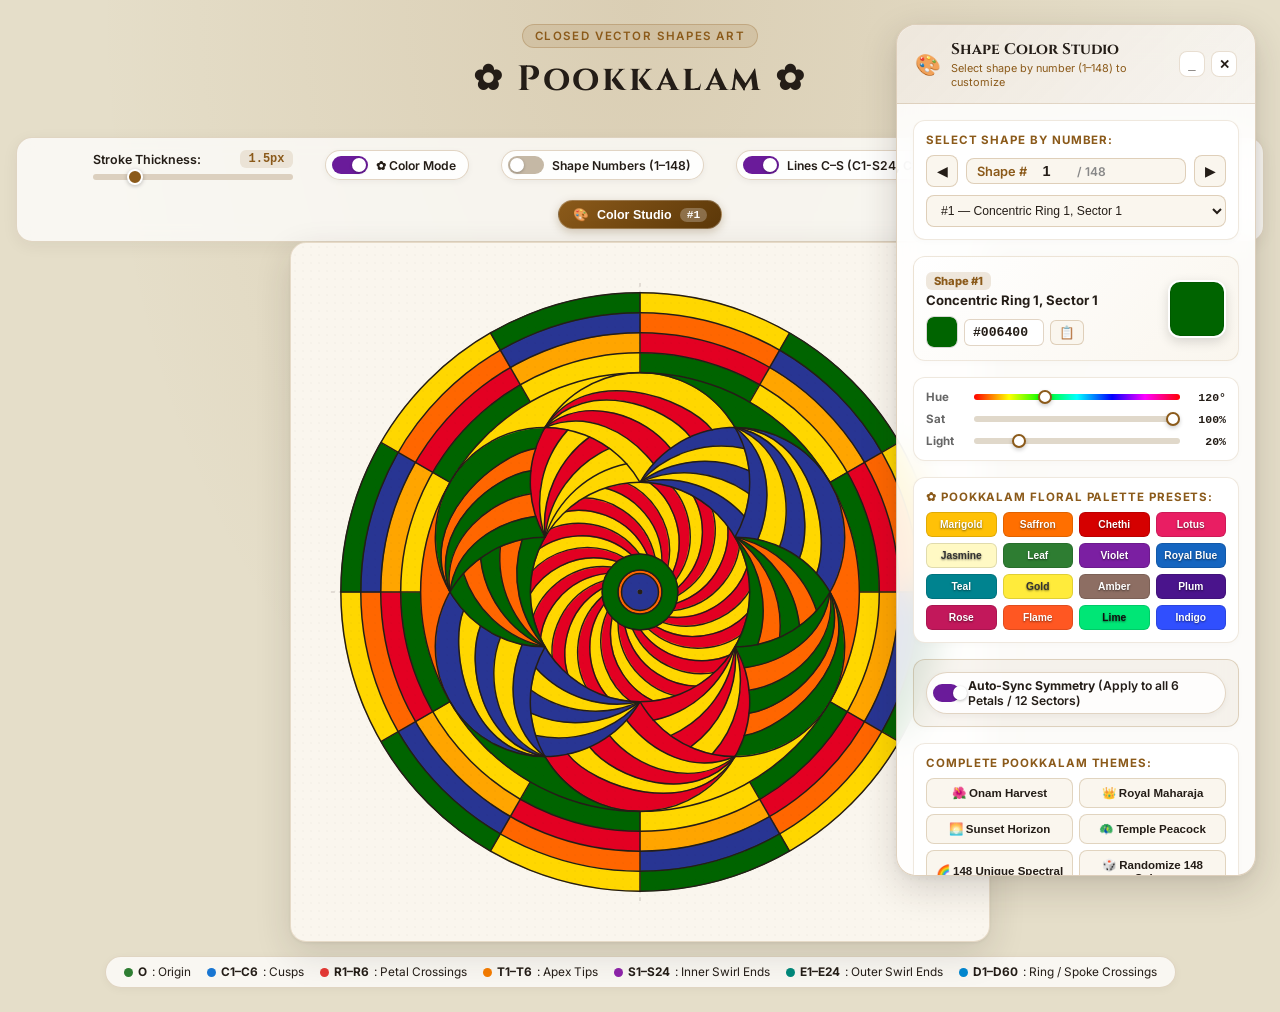
<file: index.html>
<!DOCTYPE html>
<html lang="en">
<head>
  <meta charset="UTF-8" />
  <meta name="viewport" content="width=device-width, initial-scale=1.0" />
  <title>Pookkalam — 148 Closed Shapes with Color Studio & Live Palette</title>
  <meta name="description" content="Vector art Pookkalam with 148 unique colored shapes, interactive Color Studio window by shape number, 16 floral presets, symmetry auto-coloring, and stroke controller." />
  <link href="https://fonts.googleapis.com/css2?family=Cinzel:wght@500;700&family=Inter:wght@400;500;600;700;800&display=swap" rel="stylesheet" />
  <link rel="stylesheet" href="style.css" />
</head>
<body class="hide-shape-numbers hide-landmarks">

<main>
  <header>
    <div class="badge">Closed Vector Shapes Art</div>
    <h1>✿ Pookkalam ✿</h1>
  </header>

    <!-- Interactive Control Panel with Stroke Thickness Slider and Color Studio Controls -->
    <div class="control-panel">
      <div class="controls-row">
        <div class="slider-group">
          <label class="slider-label" for="stroke-slider">
            <span>Stroke Thickness:</span>
            <span id="stroke-val" class="slider-badge">1.5px</span>
          </label>
          <input type="range" id="stroke-slider" class="custom-slider" min="0" max="8" step="0.1" value="1.5" />
        </div>

        <div class="toggle-wrapper">
          <input type="checkbox" id="toggle-color-mode" class="toggle-checkbox" checked />
          <label class="toggle-switch" for="toggle-color-mode">
            <span class="toggle-slider"></span>
            <span class="toggle-text">✿ Color Mode</span>
          </label>
        </div>

        <div class="toggle-wrapper">
          <input type="checkbox" id="toggle-shape-numbers" class="toggle-checkbox" />
          <label class="toggle-switch" for="toggle-shape-numbers">
            <span class="toggle-slider"></span>
            <span class="toggle-text">Shape Numbers (1–148)</span>
          </label>
        </div>

        <div class="toggle-wrapper">
          <input type="checkbox" id="toggle-swirl-c4" class="toggle-checkbox" checked />
          <label class="toggle-switch" for="toggle-swirl-c4" title="Toggle lines C1-S24, C5-S16, C2-S4, C3-S8, C4-S12, C6-S20">
            <span class="toggle-slider"></span>
            <span class="toggle-text">Lines C–S (C1-S24, C2-S4...)</span>
          </label>
        </div>

        <div class="toggle-wrapper">
          <input type="checkbox" id="toggle-landmarks" class="toggle-checkbox" />
          <label class="toggle-switch" for="toggle-landmarks">
            <span class="toggle-slider"></span>
            <span class="toggle-text">Named Intersections</span>
          </label>
        </div>

        <button id="btn-open-color-studio" class="btn-studio-action" title="Open Color Studio Window">
          <span class="studio-btn-icon">🎨</span>
          <span class="studio-btn-text">Color Studio</span>
          <span id="active-shape-pill" class="active-pill">#1</span>
        </button>
      </div>
    </div>
  </header>

  <div class="canvas-wrapper">
    <div class="pookkalam-phase1">
      <!-- SINGLE MASTER VECTOR SVG DRAWING COMPOSED OF CLOSED SHAPES -->
      <svg class="pookkalam-svg" viewBox="-350 -350 700 700" xmlns="http://www.w3.org/2000/svg">
        <defs>
          <!-- Central Circle Clipping Mask -->
          <clipPath id="central-circle-clip">
            <circle cx="0" cy="0" r="110" />
          </clipPath>

          <!-- Main Continuous Petal Boundary Arc (C6 to S4) -->
          <path id="petal-boundary-main" class="petal-swirl-line" d="M -95.263,-55.0 A 110,110 0 1 1 104.61,-76.01" />

          <!-- Base Petal Boundary Segment (S4 to C2) -->
          <path id="petal-boundary-base-cs" class="petal-swirl-line line-cs-base" d="M 104.61,-76.01 A 110,110 0 0 1 95.263,-55.0" />

          <!-- 2. Set A: Outer Swirl Curves from R1 (-95.26, -165) -->
          <g id="petal-swirl-R" class="swirl-group-R">
            <path class="petal-swirl-line swirl-R-1" d="M -95.26,-165 C -53.26,-183.0 -11.48,-160.60 13.52,-128.60" />
            <path class="petal-swirl-line swirl-R-2" d="M -95.26,-165 C -53.26,-199.0 5.61,-175.99 30.61,-143.99" />
            <path class="petal-swirl-line swirl-R-3" d="M -95.26,-165 C -53.26,-215.0 25.52,-187.49 50.52,-155.49" />
            <path class="petal-swirl-line swirl-R-4" d="M -95.26,-165 C -53.26,-231.0 47.39,-194.60 72.39,-162.60" />
          </g>

                    <!-- 3. Set B: Inner Swirl Curves from C1 (0, -110) (Swirls 1 to 4) -->
          <g id="petal-swirl-C" class="swirl-group-C">
            <path class="petal-swirl-line swirl-C-1" d="M 0,-110 A 110,110 0 0 1 104.61,-143.99" />
            <path class="petal-swirl-line swirl-C-2" d="M 0,-110 A 110,110 0 0 1 109.40,-121.50" />
            <path class="petal-swirl-line swirl-C-3" d="M 0,-110 A 110,110 0 0 1 109.40,-98.50" />
            <path class="petal-swirl-line swirl-C-4" d="M 0,-110 A 110,110 0 0 1 104.61,-76.01" />
          </g>

          <!-- 4. Radial Spoke Unit (r=220 to r=300) -->
          <line id="radial-spoke" class="outer-divider-line" x1="0" y1="-220" x2="0" y2="-300" />

          <!-- 5. Single Quadrant Central Spiral Blade Unit -->
          <path id="spiral-blade-unit" class="central-spiral-blade" d="M 22,-31 A 75,75 0 0 0 -53,-106" />
        </defs>

        <!-- MASTER UNIFIED POOKKALAM GROUP -->
        <g id="pookkalam-master-drawing">
          <!-- Guide Axes -->
          <g id="group-guides" class="guides-layer">
            <line class="guide-axis-line" x1="0" y1="-310" x2="0" y2="310" />
            <line class="guide-axis-line" x1="-310" y1="0" x2="310" y2="0" />
          </g>

          <!-- 1. Closed Vector Shapes Fill Layer (148 Shapes) -->
          <g id="pookkalam-closed-shapes-layer">
          <!-- Concentric Ring Cells (48 Shapes: 1–48) -->
          <g id="group-ring-shapes">
            <path id="shape-1" class="pookkalam-cell cell-ring" data-cell-id="1" data-category="Concentric Ring 1, Sector 1" d="M 0.0,-220.0 L 0.0,-240.0 A 240,240 0 0 1 120.0,-207.85 L 110.0,-190.53 A 220,220 0 0 0 0.0,-220.0 Z" />
            <path id="shape-2" class="pookkalam-cell cell-ring" data-cell-id="2" data-category="Concentric Ring 1, Sector 2" d="M 110.0,-190.53 L 120.0,-207.85 A 240,240 0 0 1 207.85,-120.0 L 190.53,-110.0 A 220,220 0 0 0 110.0,-190.53 Z" />
            <path id="shape-3" class="pookkalam-cell cell-ring" data-cell-id="3" data-category="Concentric Ring 1, Sector 3" d="M 190.53,-110.0 L 207.85,-120.0 A 240,240 0 0 1 240.0,-0.0 L 220.0,-0.0 A 220,220 0 0 0 190.53,-110.0 Z" />
            <path id="shape-4" class="pookkalam-cell cell-ring" data-cell-id="4" data-category="Concentric Ring 1, Sector 4" d="M 220.0,-0.0 L 240.0,-0.0 A 240,240 0 0 1 207.85,120.0 L 190.53,110.0 A 220,220 0 0 0 220.0,-0.0 Z" />
            <path id="shape-5" class="pookkalam-cell cell-ring" data-cell-id="5" data-category="Concentric Ring 1, Sector 5" d="M 190.53,110.0 L 207.85,120.0 A 240,240 0 0 1 120.0,207.85 L 110.0,190.53 A 220,220 0 0 0 190.53,110.0 Z" />
            <path id="shape-6" class="pookkalam-cell cell-ring" data-cell-id="6" data-category="Concentric Ring 1, Sector 6" d="M 110.0,190.53 L 120.0,207.85 A 240,240 0 0 1 0.0,240.0 L 0.0,220.0 A 220,220 0 0 0 110.0,190.53 Z" />
            <path id="shape-7" class="pookkalam-cell cell-ring" data-cell-id="7" data-category="Concentric Ring 1, Sector 7" d="M 0.0,220.0 L 0.0,240.0 A 240,240 0 0 1 -120.0,207.85 L -110.0,190.53 A 220,220 0 0 0 0.0,220.0 Z" />
            <path id="shape-8" class="pookkalam-cell cell-ring" data-cell-id="8" data-category="Concentric Ring 1, Sector 8" d="M -110.0,190.53 L -120.0,207.85 A 240,240 0 0 1 -207.85,120.0 L -190.53,110.0 A 220,220 0 0 0 -110.0,190.53 Z" />
            <path id="shape-9" class="pookkalam-cell cell-ring" data-cell-id="9" data-category="Concentric Ring 1, Sector 9" d="M -190.53,110.0 L -207.85,120.0 A 240,240 0 0 1 -240.0,0.0 L -220.0,0.0 A 220,220 0 0 0 -190.53,110.0 Z" />
            <path id="shape-10" class="pookkalam-cell cell-ring" data-cell-id="10" data-category="Concentric Ring 1, Sector 10" d="M -220.0,0.0 L -240.0,0.0 A 240,240 0 0 1 -207.85,-120.0 L -190.53,-110.0 A 220,220 0 0 0 -220.0,0.0 Z" />
            <path id="shape-11" class="pookkalam-cell cell-ring" data-cell-id="11" data-category="Concentric Ring 1, Sector 11" d="M -190.53,-110.0 L -207.85,-120.0 A 240,240 0 0 1 -120.0,-207.85 L -110.0,-190.53 A 220,220 0 0 0 -190.53,-110.0 Z" />
            <path id="shape-12" class="pookkalam-cell cell-ring" data-cell-id="12" data-category="Concentric Ring 1, Sector 12" d="M -110.0,-190.53 L -120.0,-207.85 A 240,240 0 0 1 -0.0,-240.0 L -0.0,-220.0 A 220,220 0 0 0 -110.0,-190.53 Z" />
            <path id="shape-13" class="pookkalam-cell cell-ring" data-cell-id="13" data-category="Concentric Ring 2, Sector 1" d="M 0.0,-240.0 L 0.0,-260.0 A 260,260 0 0 1 130.0,-225.17 L 120.0,-207.85 A 240,240 0 0 0 0.0,-240.0 Z" />
            <path id="shape-14" class="pookkalam-cell cell-ring" data-cell-id="14" data-category="Concentric Ring 2, Sector 2" d="M 120.0,-207.85 L 130.0,-225.17 A 260,260 0 0 1 225.17,-130.0 L 207.85,-120.0 A 240,240 0 0 0 120.0,-207.85 Z" />
            <path id="shape-15" class="pookkalam-cell cell-ring" data-cell-id="15" data-category="Concentric Ring 2, Sector 3" d="M 207.85,-120.0 L 225.17,-130.0 A 260,260 0 0 1 260.0,-0.0 L 240.0,-0.0 A 240,240 0 0 0 207.85,-120.0 Z" />
            <path id="shape-16" class="pookkalam-cell cell-ring" data-cell-id="16" data-category="Concentric Ring 2, Sector 4" d="M 240.0,-0.0 L 260.0,-0.0 A 260,260 0 0 1 225.17,130.0 L 207.85,120.0 A 240,240 0 0 0 240.0,-0.0 Z" />
            <path id="shape-17" class="pookkalam-cell cell-ring" data-cell-id="17" data-category="Concentric Ring 2, Sector 5" d="M 207.85,120.0 L 225.17,130.0 A 260,260 0 0 1 130.0,225.17 L 120.0,207.85 A 240,240 0 0 0 207.85,120.0 Z" />
            <path id="shape-18" class="pookkalam-cell cell-ring" data-cell-id="18" data-category="Concentric Ring 2, Sector 6" d="M 120.0,207.85 L 130.0,225.17 A 260,260 0 0 1 0.0,260.0 L 0.0,240.0 A 240,240 0 0 0 120.0,207.85 Z" />
            <path id="shape-19" class="pookkalam-cell cell-ring" data-cell-id="19" data-category="Concentric Ring 2, Sector 7" d="M 0.0,240.0 L 0.0,260.0 A 260,260 0 0 1 -130.0,225.17 L -120.0,207.85 A 240,240 0 0 0 0.0,240.0 Z" />
            <path id="shape-20" class="pookkalam-cell cell-ring" data-cell-id="20" data-category="Concentric Ring 2, Sector 8" d="M -120.0,207.85 L -130.0,225.17 A 260,260 0 0 1 -225.17,130.0 L -207.85,120.0 A 240,240 0 0 0 -120.0,207.85 Z" />
            <path id="shape-21" class="pookkalam-cell cell-ring" data-cell-id="21" data-category="Concentric Ring 2, Sector 9" d="M -207.85,120.0 L -225.17,130.0 A 260,260 0 0 1 -260.0,0.0 L -240.0,0.0 A 240,240 0 0 0 -207.85,120.0 Z" />
            <path id="shape-22" class="pookkalam-cell cell-ring" data-cell-id="22" data-category="Concentric Ring 2, Sector 10" d="M -240.0,0.0 L -260.0,0.0 A 260,260 0 0 1 -225.17,-130.0 L -207.85,-120.0 A 240,240 0 0 0 -240.0,0.0 Z" />
            <path id="shape-23" class="pookkalam-cell cell-ring" data-cell-id="23" data-category="Concentric Ring 2, Sector 11" d="M -207.85,-120.0 L -225.17,-130.0 A 260,260 0 0 1 -130.0,-225.17 L -120.0,-207.85 A 240,240 0 0 0 -207.85,-120.0 Z" />
            <path id="shape-24" class="pookkalam-cell cell-ring" data-cell-id="24" data-category="Concentric Ring 2, Sector 12" d="M -120.0,-207.85 L -130.0,-225.17 A 260,260 0 0 1 -0.0,-260.0 L -0.0,-240.0 A 240,240 0 0 0 -120.0,-207.85 Z" />
            <path id="shape-25" class="pookkalam-cell cell-ring" data-cell-id="25" data-category="Concentric Ring 3, Sector 1" d="M 0.0,-260.0 L 0.0,-280.0 A 280,280 0 0 1 140.0,-242.49 L 130.0,-225.17 A 260,260 0 0 0 0.0,-260.0 Z" />
            <path id="shape-26" class="pookkalam-cell cell-ring" data-cell-id="26" data-category="Concentric Ring 3, Sector 2" d="M 130.0,-225.17 L 140.0,-242.49 A 280,280 0 0 1 242.49,-140.0 L 225.17,-130.0 A 260,260 0 0 0 130.0,-225.17 Z" />
            <path id="shape-27" class="pookkalam-cell cell-ring" data-cell-id="27" data-category="Concentric Ring 3, Sector 3" d="M 225.17,-130.0 L 242.49,-140.0 A 280,280 0 0 1 280.0,-0.0 L 260.0,-0.0 A 260,260 0 0 0 225.17,-130.0 Z" />
            <path id="shape-28" class="pookkalam-cell cell-ring" data-cell-id="28" data-category="Concentric Ring 3, Sector 4" d="M 260.0,-0.0 L 280.0,-0.0 A 280,280 0 0 1 242.49,140.0 L 225.17,130.0 A 260,260 0 0 0 260.0,-0.0 Z" />
            <path id="shape-29" class="pookkalam-cell cell-ring" data-cell-id="29" data-category="Concentric Ring 3, Sector 5" d="M 225.17,130.0 L 242.49,140.0 A 280,280 0 0 1 140.0,242.49 L 130.0,225.17 A 260,260 0 0 0 225.17,130.0 Z" />
            <path id="shape-30" class="pookkalam-cell cell-ring" data-cell-id="30" data-category="Concentric Ring 3, Sector 6" d="M 130.0,225.17 L 140.0,242.49 A 280,280 0 0 1 0.0,280.0 L 0.0,260.0 A 260,260 0 0 0 130.0,225.17 Z" />
            <path id="shape-31" class="pookkalam-cell cell-ring" data-cell-id="31" data-category="Concentric Ring 3, Sector 7" d="M 0.0,260.0 L 0.0,280.0 A 280,280 0 0 1 -140.0,242.49 L -130.0,225.17 A 260,260 0 0 0 0.0,260.0 Z" />
            <path id="shape-32" class="pookkalam-cell cell-ring" data-cell-id="32" data-category="Concentric Ring 3, Sector 8" d="M -130.0,225.17 L -140.0,242.49 A 280,280 0 0 1 -242.49,140.0 L -225.17,130.0 A 260,260 0 0 0 -130.0,225.17 Z" />
            <path id="shape-33" class="pookkalam-cell cell-ring" data-cell-id="33" data-category="Concentric Ring 3, Sector 9" d="M -225.17,130.0 L -242.49,140.0 A 280,280 0 0 1 -280.0,0.0 L -260.0,0.0 A 260,260 0 0 0 -225.17,130.0 Z" />
            <path id="shape-34" class="pookkalam-cell cell-ring" data-cell-id="34" data-category="Concentric Ring 3, Sector 10" d="M -260.0,0.0 L -280.0,0.0 A 280,280 0 0 1 -242.49,-140.0 L -225.17,-130.0 A 260,260 0 0 0 -260.0,0.0 Z" />
            <path id="shape-35" class="pookkalam-cell cell-ring" data-cell-id="35" data-category="Concentric Ring 3, Sector 11" d="M -225.17,-130.0 L -242.49,-140.0 A 280,280 0 0 1 -140.0,-242.49 L -130.0,-225.17 A 260,260 0 0 0 -225.17,-130.0 Z" />
            <path id="shape-36" class="pookkalam-cell cell-ring" data-cell-id="36" data-category="Concentric Ring 3, Sector 12" d="M -130.0,-225.17 L -140.0,-242.49 A 280,280 0 0 1 -0.0,-280.0 L -0.0,-260.0 A 260,260 0 0 0 -130.0,-225.17 Z" />
            <path id="shape-37" class="pookkalam-cell cell-ring" data-cell-id="37" data-category="Concentric Ring 4, Sector 1" d="M 0.0,-280.0 L 0.0,-300.0 A 300,300 0 0 1 150.0,-259.81 L 140.0,-242.49 A 280,280 0 0 0 0.0,-280.0 Z" />
            <path id="shape-38" class="pookkalam-cell cell-ring" data-cell-id="38" data-category="Concentric Ring 4, Sector 2" d="M 140.0,-242.49 L 150.0,-259.81 A 300,300 0 0 1 259.81,-150.0 L 242.49,-140.0 A 280,280 0 0 0 140.0,-242.49 Z" />
            <path id="shape-39" class="pookkalam-cell cell-ring" data-cell-id="39" data-category="Concentric Ring 4, Sector 3" d="M 242.49,-140.0 L 259.81,-150.0 A 300,300 0 0 1 300.0,-0.0 L 280.0,-0.0 A 280,280 0 0 0 242.49,-140.0 Z" />
            <path id="shape-40" class="pookkalam-cell cell-ring" data-cell-id="40" data-category="Concentric Ring 4, Sector 4" d="M 280.0,-0.0 L 300.0,-0.0 A 300,300 0 0 1 259.81,150.0 L 242.49,140.0 A 280,280 0 0 0 280.0,-0.0 Z" />
            <path id="shape-41" class="pookkalam-cell cell-ring" data-cell-id="41" data-category="Concentric Ring 4, Sector 5" d="M 242.49,140.0 L 259.81,150.0 A 300,300 0 0 1 150.0,259.81 L 140.0,242.49 A 280,280 0 0 0 242.49,140.0 Z" />
            <path id="shape-42" class="pookkalam-cell cell-ring" data-cell-id="42" data-category="Concentric Ring 4, Sector 6" d="M 140.0,242.49 L 150.0,259.81 A 300,300 0 0 1 0.0,300.0 L 0.0,280.0 A 280,280 0 0 0 140.0,242.49 Z" />
            <path id="shape-43" class="pookkalam-cell cell-ring" data-cell-id="43" data-category="Concentric Ring 4, Sector 7" d="M 0.0,280.0 L 0.0,300.0 A 300,300 0 0 1 -150.0,259.81 L -140.0,242.49 A 280,280 0 0 0 0.0,280.0 Z" />
            <path id="shape-44" class="pookkalam-cell cell-ring" data-cell-id="44" data-category="Concentric Ring 4, Sector 8" d="M -140.0,242.49 L -150.0,259.81 A 300,300 0 0 1 -259.81,150.0 L -242.49,140.0 A 280,280 0 0 0 -140.0,242.49 Z" />
            <path id="shape-45" class="pookkalam-cell cell-ring" data-cell-id="45" data-category="Concentric Ring 4, Sector 9" d="M -242.49,140.0 L -259.81,150.0 A 300,300 0 0 1 -300.0,0.0 L -280.0,0.0 A 280,280 0 0 0 -242.49,140.0 Z" />
            <path id="shape-46" class="pookkalam-cell cell-ring" data-cell-id="46" data-category="Concentric Ring 4, Sector 10" d="M -280.0,0.0 L -300.0,0.0 A 300,300 0 0 1 -259.81,-150.0 L -242.49,-140.0 A 280,280 0 0 0 -280.0,0.0 Z" />
            <path id="shape-47" class="pookkalam-cell cell-ring" data-cell-id="47" data-category="Concentric Ring 4, Sector 11" d="M -242.49,-140.0 L -259.81,-150.0 A 300,300 0 0 1 -150.0,-259.81 L -140.0,-242.49 A 280,280 0 0 0 -242.49,-140.0 Z" />
            <path id="shape-48" class="pookkalam-cell cell-ring" data-cell-id="48" data-category="Concentric Ring 4, Sector 12" d="M -140.0,-242.49 L -150.0,-259.81 A 300,300 0 0 1 -0.0,-300.0 L -0.0,-280.0 A 280,280 0 0 0 -140.0,-242.49 Z" />
          </g>

          <!-- Central Mandala Blade Shapes (30 Shapes: 49–78) -->
          <g id="group-blade-shapes">
            <path id="shape-49" class="pookkalam-cell cell-central-blade" data-cell-id="49" data-category="Central Blade 1" d="M 22.0,-31.0 A 75,75 0 0 0 -35.81,-104.01 A 110,110 0 0 1 -13.4,-109.18 A 75,75 0 0 1 27.96,-25.75 A 38,38 0 0 0 22.0,-31.0 Z" />
            <path id="shape-50" class="pookkalam-cell cell-central-blade" data-cell-id="50" data-category="Central Blade 2" d="M 27.96,-25.75 A 75,75 0 0 0 -13.4,-109.18 A 110,110 0 0 1 9.59,-109.58 A 75,75 0 0 1 32.71,-19.37 A 38,38 0 0 0 27.96,-25.75 Z" />
            <path id="shape-51" class="pookkalam-cell cell-central-blade" data-cell-id="51" data-category="Central Blade 3" d="M 32.71,-19.37 A 75,75 0 0 0 9.59,-109.58 A 110,110 0 0 1 32.16,-105.19 A 75,75 0 0 1 36.02,-12.15 A 38,38 0 0 0 32.71,-19.37 Z" />
            <path id="shape-52" class="pookkalam-cell cell-central-blade" data-cell-id="52" data-category="Central Blade 4" d="M 36.02,-12.15 A 75,75 0 0 0 32.16,-105.19 A 110,110 0 0 1 53.33,-96.21 A 75,75 0 0 1 37.76,-4.39 A 38,38 0 0 0 36.02,-12.15 Z" />
            <path id="shape-53" class="pookkalam-cell cell-central-blade" data-cell-id="53" data-category="Central Blade 5" d="M 37.76,-4.39 A 75,75 0 0 0 53.33,-96.21 A 110,110 0 0 1 72.17,-83.02 A 75,75 0 0 1 37.85,3.55 A 38,38 0 0 0 37.76,-4.39 Z" />
            <path id="shape-54" class="pookkalam-cell cell-central-blade" data-cell-id="54" data-category="Central Blade 6" d="M 37.85,3.55 A 75,75 0 0 0 72.17,-83.02 A 110,110 0 0 1 87.85,-66.2 A 75,75 0 0 1 36.28,11.34 A 38,38 0 0 0 37.85,3.55 Z" />
            <path id="shape-55" class="pookkalam-cell cell-central-blade" data-cell-id="55" data-category="Central Blade 7" d="M 36.28,11.34 A 75,75 0 0 0 87.85,-66.2 A 110,110 0 0 1 99.7,-46.49 A 75,75 0 0 1 33.13,18.64 A 38,38 0 0 0 36.28,11.34 Z" />
            <path id="shape-56" class="pookkalam-cell cell-central-blade" data-cell-id="56" data-category="Central Blade 8" d="M 33.13,18.64 A 75,75 0 0 0 99.7,-46.49 A 110,110 0 0 1 107.18,-24.74 A 75,75 0 0 1 28.53,25.12 A 38,38 0 0 0 33.13,18.64 Z" />
            <path id="shape-57" class="pookkalam-cell cell-central-blade" data-cell-id="57" data-category="Central Blade 9" d="M 28.53,25.12 A 75,75 0 0 0 107.18,-24.74 A 110,110 0 0 1 109.99,-1.92 A 75,75 0 0 1 22.68,30.5 A 38,38 0 0 0 28.53,25.12 Z" />
            <path id="shape-58" class="pookkalam-cell cell-central-blade" data-cell-id="58" data-category="Central Blade 10" d="M 22.68,30.5 A 75,75 0 0 0 109.99,-1.92 A 110,110 0 0 1 107.98,20.99 A 75,75 0 0 1 15.85,34.55 A 38,38 0 0 0 22.68,30.5 Z" />
            <path id="shape-59" class="pookkalam-cell cell-central-blade" data-cell-id="59" data-category="Central Blade 11" d="M 15.85,34.55 A 75,75 0 0 0 107.98,20.99 A 110,110 0 0 1 101.26,42.98 A 75,75 0 0 1 8.32,37.09 A 38,38 0 0 0 15.85,34.55 Z" />
            <path id="shape-60" class="pookkalam-cell cell-central-blade" data-cell-id="60" data-category="Central Blade 12" d="M 8.32,37.09 A 75,75 0 0 0 101.26,42.98 A 110,110 0 0 1 90.11,63.1 A 75,75 0 0 1 0.42,38.01 A 38,38 0 0 0 8.32,37.09 Z" />
            <path id="shape-61" class="pookkalam-cell cell-central-blade" data-cell-id="61" data-category="Central Blade 13" d="M 0.42,38.01 A 75,75 0 0 0 90.11,63.1 A 110,110 0 0 1 75.02,80.45 A 75,75 0 0 1 -7.49,37.27 A 38,38 0 0 0 0.42,38.01 Z" />
            <path id="shape-62" class="pookkalam-cell cell-central-blade" data-cell-id="62" data-category="Central Blade 14" d="M -7.49,37.27 A 75,75 0 0 0 75.02,80.45 A 110,110 0 0 1 56.65,94.29 A 75,75 0 0 1 -15.07,34.9 A 38,38 0 0 0 -7.49,37.27 Z" />
            <path id="shape-63" class="pookkalam-cell cell-central-blade" data-cell-id="63" data-category="Central Blade 15" d="M -15.07,34.9 A 75,75 0 0 0 56.65,94.29 A 110,110 0 0 1 35.81,104.01 A 75,75 0 0 1 -22.0,31.0 A 38,38 0 0 0 -15.07,34.9 Z" />
            <path id="shape-64" class="pookkalam-cell cell-central-blade" data-cell-id="64" data-category="Central Blade 16" d="M -22.0,31.0 A 75,75 0 0 0 35.81,104.01 A 110,110 0 0 1 13.4,109.18 A 75,75 0 0 1 -27.96,25.75 A 38,38 0 0 0 -22.0,31.0 Z" />
            <path id="shape-65" class="pookkalam-cell cell-central-blade" data-cell-id="65" data-category="Central Blade 17" d="M -27.96,25.75 A 75,75 0 0 0 13.4,109.18 A 110,110 0 0 1 -9.59,109.58 A 75,75 0 0 1 -32.71,19.37 A 38,38 0 0 0 -27.96,25.75 Z" />
            <path id="shape-66" class="pookkalam-cell cell-central-blade" data-cell-id="66" data-category="Central Blade 18" d="M -32.71,19.37 A 75,75 0 0 0 -9.59,109.58 A 110,110 0 0 1 -32.16,105.19 A 75,75 0 0 1 -36.02,12.15 A 38,38 0 0 0 -32.71,19.37 Z" />
            <path id="shape-67" class="pookkalam-cell cell-central-blade" data-cell-id="67" data-category="Central Blade 19" d="M -36.02,12.15 A 75,75 0 0 0 -32.16,105.19 A 110,110 0 0 1 -53.33,96.21 A 75,75 0 0 1 -37.76,4.39 A 38,38 0 0 0 -36.02,12.15 Z" />
            <path id="shape-68" class="pookkalam-cell cell-central-blade" data-cell-id="68" data-category="Central Blade 20" d="M -37.76,4.39 A 75,75 0 0 0 -53.33,96.21 A 110,110 0 0 1 -72.17,83.02 A 75,75 0 0 1 -37.85,-3.55 A 38,38 0 0 0 -37.76,4.39 Z" />
            <path id="shape-69" class="pookkalam-cell cell-central-blade" data-cell-id="69" data-category="Central Blade 21" d="M -37.85,-3.55 A 75,75 0 0 0 -72.17,83.02 A 110,110 0 0 1 -87.85,66.2 A 75,75 0 0 1 -36.28,-11.34 A 38,38 0 0 0 -37.85,-3.55 Z" />
            <path id="shape-70" class="pookkalam-cell cell-central-blade" data-cell-id="70" data-category="Central Blade 22" d="M -36.28,-11.34 A 75,75 0 0 0 -87.85,66.2 A 110,110 0 0 1 -99.7,46.49 A 75,75 0 0 1 -33.13,-18.64 A 38,38 0 0 0 -36.28,-11.34 Z" />
            <path id="shape-71" class="pookkalam-cell cell-central-blade" data-cell-id="71" data-category="Central Blade 23" d="M -33.13,-18.64 A 75,75 0 0 0 -99.7,46.49 A 110,110 0 0 1 -107.18,24.74 A 75,75 0 0 1 -28.53,-25.12 A 38,38 0 0 0 -33.13,-18.64 Z" />
            <path id="shape-72" class="pookkalam-cell cell-central-blade" data-cell-id="72" data-category="Central Blade 24" d="M -28.53,-25.12 A 75,75 0 0 0 -107.18,24.74 A 110,110 0 0 1 -109.99,1.92 A 75,75 0 0 1 -22.68,-30.5 A 38,38 0 0 0 -28.53,-25.12 Z" />
            <path id="shape-73" class="pookkalam-cell cell-central-blade" data-cell-id="73" data-category="Central Blade 25" d="M -22.68,-30.5 A 75,75 0 0 0 -109.99,1.92 A 110,110 0 0 1 -107.98,-20.99 A 75,75 0 0 1 -15.85,-34.55 A 38,38 0 0 0 -22.68,-30.5 Z" />
            <path id="shape-74" class="pookkalam-cell cell-central-blade" data-cell-id="74" data-category="Central Blade 26" d="M -15.85,-34.55 A 75,75 0 0 0 -107.98,-20.99 A 110,110 0 0 1 -101.26,-42.98 A 75,75 0 0 1 -8.32,-37.09 A 38,38 0 0 0 -15.85,-34.55 Z" />
            <path id="shape-75" class="pookkalam-cell cell-central-blade" data-cell-id="75" data-category="Central Blade 27" d="M -8.32,-37.09 A 75,75 0 0 0 -101.26,-42.98 A 110,110 0 0 1 -90.11,-63.1 A 75,75 0 0 1 -0.42,-38.01 A 38,38 0 0 0 -8.32,-37.09 Z" />
            <path id="shape-76" class="pookkalam-cell cell-central-blade" data-cell-id="76" data-category="Central Blade 28" d="M -0.42,-38.01 A 75,75 0 0 0 -90.11,-63.1 A 110,110 0 0 1 -75.02,-80.45 A 75,75 0 0 1 7.49,-37.27 A 38,38 0 0 0 -0.42,-38.01 Z" />
            <path id="shape-77" class="pookkalam-cell cell-central-blade" data-cell-id="77" data-category="Central Blade 29" d="M 7.49,-37.27 A 75,75 0 0 0 -75.02,-80.45 A 110,110 0 0 1 -56.65,-94.29 A 75,75 0 0 1 15.07,-34.9 A 38,38 0 0 0 7.49,-37.27 Z" />
            <path id="shape-78" class="pookkalam-cell cell-central-blade" data-cell-id="78" data-category="Central Blade 30" d="M 15.07,-34.9 A 75,75 0 0 0 -56.65,-94.29 A 110,110 0 0 1 -35.81,-104.01 A 75,75 0 0 1 22.0,-31.0 A 38,38 0 0 0 15.07,-34.9 Z" />
          </g>

          <!-- Central Collar & Hub Shapes (4 Shapes: 79–82) -->
          <g id="group-collar-shapes">
            <circle id="shape-79" class="pookkalam-cell cell-center-dot" data-cell-id="79" data-category="Center Compass Dot" cx="0" cy="0" r="2.5" />
            <path id="shape-80" class="pookkalam-cell cell-center-hub" data-cell-id="80" data-category="Inner Hub Ring" d="M 0,-18.5 A 18.5,18.5 0 1 1 0,18.5 A 18.5,18.5 0 1 1 0,-18.5 M 0,-2.5 A 2.5,2.5 0 1 0 0,2.5 A 2.5,2.5 0 1 0 0,-2.5 Z" />
            <path id="shape-81" class="pookkalam-cell cell-collar-ring" data-cell-id="81" data-category="Double Collar Ring" d="M 0,-22 A 22,22 0 1 1 0,22 A 22,22 0 1 1 0,-22 M 0,-18.5 A 18.5,18.5 0 1 0 0,18.5 A 18.5,18.5 0 1 0 0,-18.5 Z" />
            <path id="shape-82" class="pookkalam-cell cell-collar-hub" data-cell-id="82" data-category="Collar-to-Hub Band" d="M 0,-38 A 38,38 0 1 1 0,38 A 38,38 0 1 1 0,-38 M 0,-22 A 22,22 0 1 0 0,22 A 22,22 0 1 0 0,-22 Z" />
          </g>

          <!-- Petal Swirl Ribbons & Flank Regions (60 Shapes: 83–142) -->
                    <!-- Petal Swirl Ribbons & Flank Regions (60 Shapes: 83–142) -->
          <!-- 5 Outer Swirl shapes at apex + 5 Inner Swirl shapes in flank per petal × 6 petals -->
                    <!-- Petal Swirl Ribbons & Flank Regions (60 Shapes: 83–142) -->
          <!-- 5 Outer Swirl shapes at apex + 5 Inner Swirl shapes in flank per petal × 6 petals -->
                    <!-- Petal Swirl Ribbons & Flank Regions (60 Shapes: 83–142) -->
          <!-- 5 Outer Swirl shapes at apex + 5 Inner Swirl shapes in flank per petal × 6 petals -->
          <g id="group-petal-shapes">
            <path id="shape-83" class="pookkalam-cell cell-petal-swirl" data-cell-id="83" data-category="Petal 1 Outer Strip A4-A3" d="M -95.26,-165.0 C -53.26,-231.0 47.39,-194.6 72.39,-162.6 A 110,110 0 0 0 50.52,-155.49 C 25.52,-187.49 -53.26,-215.0 -95.26,-165.0 Z" />
            <path id="shape-84" class="pookkalam-cell cell-petal-swirl" data-cell-id="84" data-category="Petal 1 Outer Strip A3-A2" d="M -95.26,-165.0 C -53.26,-215.0 25.52,-187.49 50.52,-155.49 A 110,110 0 0 0 30.61,-143.99 C 5.61,-175.99 -53.26,-199.0 -95.26,-165.0 Z" />
            <path id="shape-85" class="pookkalam-cell cell-petal-swirl" data-cell-id="85" data-category="Petal 1 Outer Strip A2-A1" d="M -95.26,-165.0 C -53.26,-199.0 5.61,-175.99 30.61,-143.99 A 110,110 0 0 0 13.52,-128.6 C -11.48,-160.6 -53.26,-183.0 -95.26,-165.0 Z" />
            <path id="shape-86" class="pookkalam-cell cell-petal-swirl" data-cell-id="86" data-category="Petal 1 Outer Base Junction" d="M -95.26,-165.0 C -53.26,-183.0 -11.48,-160.6 13.52,-128.6 A 110,110 0 0 0 0.0,-110.0 A 110,110 0 0 0 -95.26,-165.0 Z" />
            <path id="shape-87" class="pookkalam-cell cell-petal-swirl" data-cell-id="87" data-category="Petal 1 Apex Cap" d="M -95.26,-165.0 C -53.26,-231.0 47.39,-194.6 72.39,-162.6 A 110,110 0 0 1 95.26,-165.0 A 110,110 0 0 0 -95.26,-165.0 Z" />
            <path id="shape-88" class="pookkalam-cell cell-petal-swirl" data-cell-id="88" data-category="Petal 1 Inner Ribbon R-S1" d="M 0.0,-110.0 A 110,110 0 0 1 95.26,-165.0 A 110,110 0 0 1 104.61,-143.99 A 110,110 0 0 0 0.0,-110.0 Z" />
            <path id="shape-89" class="pookkalam-cell cell-petal-swirl" data-cell-id="89" data-category="Petal 1 Inner Ribbon S1-S2" d="M 0.0,-110.0 A 110,110 0 0 1 104.61,-143.99 A 110,110 0 0 1 109.4,-121.5 A 110,110 0 0 0 0.0,-110.0 Z" />
            <path id="shape-90" class="pookkalam-cell cell-petal-swirl" data-cell-id="90" data-category="Petal 1 Inner Ribbon S2-S3" d="M 0.0,-110.0 A 110,110 0 0 1 109.4,-121.5 A 110,110 0 0 1 109.4,-98.5 A 110,110 0 0 0 0.0,-110.0 Z" />
            <path id="shape-91" class="pookkalam-cell cell-petal-swirl" data-cell-id="91" data-category="Petal 1 Inner Ribbon S3-S4" d="M 0.0,-110.0 A 110,110 0 0 1 109.4,-98.5 A 110,110 0 0 1 104.61,-76.01 A 110,110 0 0 0 0.0,-110.0 Z" />
            <path id="shape-92" class="pookkalam-cell cell-petal-swirl" data-cell-id="92" data-category="Petal 1 Inner Base S4-C2" d="M 0.0,-110.0 A 110,110 0 0 1 104.61,-76.01 A 110,110 0 0 1 95.26,-55.0 A 110,110 0 0 0 0.0,-110.0 Z" />
            <path id="shape-93" class="pookkalam-cell cell-petal-swirl" data-cell-id="93" data-category="Petal 2 Outer Strip A4-A3" d="M 95.26,-165.0 C 173.42,-161.62 192.22,-56.26 177.01,-18.61 A 110,110 0 0 0 159.92,-33.99 C 175.13,-71.64 159.57,-153.62 95.26,-165.0 Z" />
            <path id="shape-94" class="pookkalam-cell cell-petal-swirl" data-cell-id="94" data-category="Petal 2 Outer Strip A3-A2" d="M 95.26,-165.0 C 159.57,-153.62 175.13,-71.64 159.92,-33.99 A 110,110 0 0 0 140.0,-45.49 C 155.22,-83.14 145.71,-145.62 95.26,-165.0 Z" />
            <path id="shape-95" class="pookkalam-cell cell-petal-swirl" data-cell-id="95" data-category="Petal 2 Outer Strip A2-A1" d="M 95.26,-165.0 C 145.71,-145.62 155.22,-83.14 140.0,-45.49 A 110,110 0 0 0 118.13,-52.59 C 133.34,-90.24 131.85,-137.62 95.26,-165.0 Z" />
            <path id="shape-96" class="pookkalam-cell cell-petal-swirl" data-cell-id="96" data-category="Petal 2 Outer Base Junction" d="M 95.26,-165.0 C 131.85,-137.62 133.34,-90.24 118.13,-52.59 A 110,110 0 0 0 95.26,-55.0 A 110,110 0 0 0 95.26,-165.0 Z" />
            <path id="shape-97" class="pookkalam-cell cell-petal-swirl" data-cell-id="97" data-category="Petal 2 Apex Cap" d="M 95.26,-165.0 C 173.42,-161.62 192.22,-56.26 177.01,-18.61 A 110,110 0 0 1 190.52,-0.0 A 110,110 0 0 0 95.26,-165.0 Z" />
            <path id="shape-98" class="pookkalam-cell cell-petal-swirl" data-cell-id="98" data-category="Petal 2 Inner Ribbon R-S1" d="M 95.26,-55.0 A 110,110 0 0 1 190.52,-0.0 A 110,110 0 0 1 177.0,18.6 A 110,110 0 0 0 95.26,-55.0 Z" />
            <path id="shape-99" class="pookkalam-cell cell-petal-swirl" data-cell-id="99" data-category="Petal 2 Inner Ribbon S1-S2" d="M 95.26,-55.0 A 110,110 0 0 1 177.0,18.6 A 110,110 0 0 1 159.92,33.99 A 110,110 0 0 0 95.26,-55.0 Z" />
            <path id="shape-100" class="pookkalam-cell cell-petal-swirl" data-cell-id="100" data-category="Petal 2 Inner Ribbon S2-S3" d="M 95.26,-55.0 A 110,110 0 0 1 159.92,33.99 A 110,110 0 0 1 140.0,45.49 A 110,110 0 0 0 95.26,-55.0 Z" />
            <path id="shape-101" class="pookkalam-cell cell-petal-swirl" data-cell-id="101" data-category="Petal 2 Inner Ribbon S3-S4" d="M 95.26,-55.0 A 110,110 0 0 1 140.0,45.49 A 110,110 0 0 1 118.13,52.59 A 110,110 0 0 0 95.26,-55.0 Z" />
            <path id="shape-102" class="pookkalam-cell cell-petal-swirl" data-cell-id="102" data-category="Petal 2 Inner Base S4-C2" d="M 95.26,-55.0 A 110,110 0 0 1 118.13,52.59 A 110,110 0 0 1 95.26,55.0 A 110,110 0 0 0 95.26,-55.0 Z" />
            <path id="shape-103" class="pookkalam-cell cell-petal-swirl" data-cell-id="103" data-category="Petal 3 Outer Strip A4-A3" d="M 190.52,0.0 C 226.68,69.38 144.83,138.34 104.62,143.99 A 110,110 0 0 0 109.4,121.5 C 149.61,115.85 212.83,61.38 190.52,0.0 Z" />
            <path id="shape-104" class="pookkalam-cell cell-petal-swirl" data-cell-id="104" data-category="Petal 3 Outer Strip A3-A2" d="M 190.52,0.0 C 212.83,61.38 149.61,115.85 109.4,121.5 A 110,110 0 0 0 109.39,98.5 C 149.61,92.85 198.97,53.38 190.52,0.0 Z" />
            <path id="shape-105" class="pookkalam-cell cell-petal-swirl" data-cell-id="105" data-category="Petal 3 Outer Strip A2-A1" d="M 190.52,0.0 C 198.97,53.38 149.61,92.85 109.39,98.5 A 110,110 0 0 0 104.61,76.01 C 144.82,70.36 185.11,45.38 190.52,0.0 Z" />
            <path id="shape-106" class="pookkalam-cell cell-petal-swirl" data-cell-id="106" data-category="Petal 3 Outer Base Junction" d="M 190.52,0.0 C 185.11,45.38 144.82,70.36 104.61,76.01 A 110,110 0 0 0 95.26,55.0 A 110,110 0 0 0 190.52,0.0 Z" />
            <path id="shape-107" class="pookkalam-cell cell-petal-swirl" data-cell-id="107" data-category="Petal 3 Apex Cap" d="M 190.52,0.0 C 226.68,69.38 144.83,138.34 104.62,143.99 A 110,110 0 0 1 95.26,165.0 A 110,110 0 0 0 190.52,0.0 Z" />
            <path id="shape-108" class="pookkalam-cell cell-petal-swirl" data-cell-id="108" data-category="Petal 3 Inner Ribbon R-S1" d="M 95.26,55.0 A 110,110 0 0 1 95.26,165.0 A 110,110 0 0 1 72.39,162.59 A 110,110 0 0 0 95.26,55.0 Z" />
            <path id="shape-109" class="pookkalam-cell cell-petal-swirl" data-cell-id="109" data-category="Petal 3 Inner Ribbon S1-S2" d="M 95.26,55.0 A 110,110 0 0 1 72.39,162.59 A 110,110 0 0 1 50.52,155.49 A 110,110 0 0 0 95.26,55.0 Z" />
            <path id="shape-110" class="pookkalam-cell cell-petal-swirl" data-cell-id="110" data-category="Petal 3 Inner Ribbon S2-S3" d="M 95.26,55.0 A 110,110 0 0 1 50.52,155.49 A 110,110 0 0 1 30.6,143.99 A 110,110 0 0 0 95.26,55.0 Z" />
            <path id="shape-111" class="pookkalam-cell cell-petal-swirl" data-cell-id="111" data-category="Petal 3 Inner Ribbon S3-S4" d="M 95.26,55.0 A 110,110 0 0 1 30.6,143.99 A 110,110 0 0 1 13.52,128.6 A 110,110 0 0 0 95.26,55.0 Z" />
            <path id="shape-112" class="pookkalam-cell cell-petal-swirl" data-cell-id="112" data-category="Petal 3 Inner Base S4-C2" d="M 95.26,55.0 A 110,110 0 0 1 13.52,128.6 A 110,110 0 0 1 0.0,110.0 A 110,110 0 0 0 95.26,55.0 Z" />
            <path id="shape-113" class="pookkalam-cell cell-petal-swirl" data-cell-id="113" data-category="Petal 4 Outer Strip A4-A3" d="M 95.26,165.0 C 53.26,231.0 -47.39,194.6 -72.39,162.6 A 110,110 0 0 0 -50.52,155.49 C -25.52,187.49 53.26,215.0 95.26,165.0 Z" />
            <path id="shape-114" class="pookkalam-cell cell-petal-swirl" data-cell-id="114" data-category="Petal 4 Outer Strip A3-A2" d="M 95.26,165.0 C 53.26,215.0 -25.52,187.49 -50.52,155.49 A 110,110 0 0 0 -30.61,143.99 C -5.61,175.99 53.26,199.0 95.26,165.0 Z" />
            <path id="shape-115" class="pookkalam-cell cell-petal-swirl" data-cell-id="115" data-category="Petal 4 Outer Strip A2-A1" d="M 95.26,165.0 C 53.26,199.0 -5.61,175.99 -30.61,143.99 A 110,110 0 0 0 -13.52,128.6 C 11.48,160.6 53.26,183.0 95.26,165.0 Z" />
            <path id="shape-116" class="pookkalam-cell cell-petal-swirl" data-cell-id="116" data-category="Petal 4 Outer Base Junction" d="M 95.26,165.0 C 53.26,183.0 11.48,160.6 -13.52,128.6 A 110,110 0 0 0 0.0,110.0 A 110,110 0 0 0 95.26,165.0 Z" />
            <path id="shape-117" class="pookkalam-cell cell-petal-swirl" data-cell-id="117" data-category="Petal 4 Apex Cap" d="M 95.26,165.0 C 53.26,231.0 -47.39,194.6 -72.39,162.6 A 110,110 0 0 1 -95.26,165.0 A 110,110 0 0 0 95.26,165.0 Z" />
            <path id="shape-118" class="pookkalam-cell cell-petal-swirl" data-cell-id="118" data-category="Petal 4 Inner Ribbon R-S1" d="M 0.0,110.0 A 110,110 0 0 1 -95.26,165.0 A 110,110 0 0 1 -104.61,143.99 A 110,110 0 0 0 0.0,110.0 Z" />
            <path id="shape-119" class="pookkalam-cell cell-petal-swirl" data-cell-id="119" data-category="Petal 4 Inner Ribbon S1-S2" d="M 0.0,110.0 A 110,110 0 0 1 -104.61,143.99 A 110,110 0 0 1 -109.4,121.5 A 110,110 0 0 0 0.0,110.0 Z" />
            <path id="shape-120" class="pookkalam-cell cell-petal-swirl" data-cell-id="120" data-category="Petal 4 Inner Ribbon S2-S3" d="M 0.0,110.0 A 110,110 0 0 1 -109.4,121.5 A 110,110 0 0 1 -109.4,98.5 A 110,110 0 0 0 0.0,110.0 Z" />
            <path id="shape-121" class="pookkalam-cell cell-petal-swirl" data-cell-id="121" data-category="Petal 4 Inner Ribbon S3-S4" d="M 0.0,110.0 A 110,110 0 0 1 -109.4,98.5 A 110,110 0 0 1 -104.61,76.01 A 110,110 0 0 0 0.0,110.0 Z" />
            <path id="shape-122" class="pookkalam-cell cell-petal-swirl" data-cell-id="122" data-category="Petal 4 Inner Base S4-C2" d="M 0.0,110.0 A 110,110 0 0 1 -104.61,76.01 A 110,110 0 0 1 -95.26,55.0 A 110,110 0 0 0 0.0,110.0 Z" />
            <path id="shape-123" class="pookkalam-cell cell-petal-swirl" data-cell-id="123" data-category="Petal 5 Outer Strip A4-A3" d="M -95.26,165.0 C -173.42,161.62 -192.22,56.26 -177.01,18.61 A 110,110 0 0 0 -159.92,33.99 C -175.13,71.64 -159.57,153.62 -95.26,165.0 Z" />
            <path id="shape-124" class="pookkalam-cell cell-petal-swirl" data-cell-id="124" data-category="Petal 5 Outer Strip A3-A2" d="M -95.26,165.0 C -159.57,153.62 -175.13,71.64 -159.92,33.99 A 110,110 0 0 0 -140.0,45.49 C -155.22,83.14 -145.71,145.62 -95.26,165.0 Z" />
            <path id="shape-125" class="pookkalam-cell cell-petal-swirl" data-cell-id="125" data-category="Petal 5 Outer Strip A2-A1" d="M -95.26,165.0 C -145.71,145.62 -155.22,83.14 -140.0,45.49 A 110,110 0 0 0 -118.13,52.59 C -133.34,90.24 -131.85,137.62 -95.26,165.0 Z" />
            <path id="shape-126" class="pookkalam-cell cell-petal-swirl" data-cell-id="126" data-category="Petal 5 Outer Base Junction" d="M -95.26,165.0 C -131.85,137.62 -133.34,90.24 -118.13,52.59 A 110,110 0 0 0 -95.26,55.0 A 110,110 0 0 0 -95.26,165.0 Z" />
            <path id="shape-127" class="pookkalam-cell cell-petal-swirl" data-cell-id="127" data-category="Petal 5 Apex Cap" d="M -95.26,165.0 C -173.42,161.62 -192.22,56.26 -177.01,18.61 A 110,110 0 0 1 -190.52,0.0 A 110,110 0 0 0 -95.26,165.0 Z" />
            <path id="shape-128" class="pookkalam-cell cell-petal-swirl" data-cell-id="128" data-category="Petal 5 Inner Ribbon R-S1" d="M -95.26,55.0 A 110,110 0 0 1 -190.52,0.0 A 110,110 0 0 1 -177.0,-18.6 A 110,110 0 0 0 -95.26,55.0 Z" />
            <path id="shape-129" class="pookkalam-cell cell-petal-swirl" data-cell-id="129" data-category="Petal 5 Inner Ribbon S1-S2" d="M -95.26,55.0 A 110,110 0 0 1 -177.0,-18.6 A 110,110 0 0 1 -159.92,-33.99 A 110,110 0 0 0 -95.26,55.0 Z" />
            <path id="shape-130" class="pookkalam-cell cell-petal-swirl" data-cell-id="130" data-category="Petal 5 Inner Ribbon S2-S3" d="M -95.26,55.0 A 110,110 0 0 1 -159.92,-33.99 A 110,110 0 0 1 -140.0,-45.49 A 110,110 0 0 0 -95.26,55.0 Z" />
            <path id="shape-131" class="pookkalam-cell cell-petal-swirl" data-cell-id="131" data-category="Petal 5 Inner Ribbon S3-S4" d="M -95.26,55.0 A 110,110 0 0 1 -140.0,-45.49 A 110,110 0 0 1 -118.13,-52.59 A 110,110 0 0 0 -95.26,55.0 Z" />
            <path id="shape-132" class="pookkalam-cell cell-petal-swirl" data-cell-id="132" data-category="Petal 5 Inner Base S4-C2" d="M -95.26,55.0 A 110,110 0 0 1 -118.13,-52.59 A 110,110 0 0 1 -95.26,-55.0 A 110,110 0 0 0 -95.26,55.0 Z" />
            <path id="shape-133" class="pookkalam-cell cell-petal-swirl" data-cell-id="133" data-category="Petal 6 Outer Strip A4-A3" d="M -190.52,-0.0 C -226.68,-69.38 -144.83,-138.34 -104.62,-143.99 A 110,110 0 0 0 -109.4,-121.5 C -149.61,-115.85 -212.83,-61.38 -190.52,-0.0 Z" />
            <path id="shape-134" class="pookkalam-cell cell-petal-swirl" data-cell-id="134" data-category="Petal 6 Outer Strip A3-A2" d="M -190.52,-0.0 C -212.83,-61.38 -149.61,-115.85 -109.4,-121.5 A 110,110 0 0 0 -109.39,-98.5 C -149.61,-92.85 -198.97,-53.38 -190.52,-0.0 Z" />
            <path id="shape-135" class="pookkalam-cell cell-petal-swirl" data-cell-id="135" data-category="Petal 6 Outer Strip A2-A1" d="M -190.52,-0.0 C -198.97,-53.38 -149.61,-92.85 -109.39,-98.5 A 110,110 0 0 0 -104.61,-76.01 C -144.82,-70.36 -185.11,-45.38 -190.52,-0.0 Z" />
            <path id="shape-136" class="pookkalam-cell cell-petal-swirl" data-cell-id="136" data-category="Petal 6 Outer Base Junction" d="M -190.52,-0.0 C -185.11,-45.38 -144.82,-70.36 -104.61,-76.01 A 110,110 0 0 0 -95.26,-55.0 A 110,110 0 0 0 -190.52,-0.0 Z" />
            <path id="shape-137" class="pookkalam-cell cell-petal-swirl" data-cell-id="137" data-category="Petal 6 Apex Cap" d="M -190.52,-0.0 C -226.68,-69.38 -144.83,-138.34 -104.62,-143.99 A 110,110 0 0 1 -95.26,-165.0 A 110,110 0 0 0 -190.52,-0.0 Z" />
            <path id="shape-138" class="pookkalam-cell cell-petal-swirl" data-cell-id="138" data-category="Petal 6 Inner Ribbon R-S1" d="M -95.26,-55.0 A 110,110 0 0 1 -95.26,-165.0 A 110,110 0 0 1 -72.39,-162.59 A 110,110 0 0 0 -95.26,-55.0 Z" />
            <path id="shape-139" class="pookkalam-cell cell-petal-swirl" data-cell-id="139" data-category="Petal 6 Inner Ribbon S1-S2" d="M -95.26,-55.0 A 110,110 0 0 1 -72.39,-162.59 A 110,110 0 0 1 -50.52,-155.49 A 110,110 0 0 0 -95.26,-55.0 Z" />
            <path id="shape-140" class="pookkalam-cell cell-petal-swirl" data-cell-id="140" data-category="Petal 6 Inner Ribbon S2-S3" d="M -95.26,-55.0 A 110,110 0 0 1 -50.52,-155.49 A 110,110 0 0 1 -30.6,-143.99 A 110,110 0 0 0 -95.26,-55.0 Z" />
            <path id="shape-141" class="pookkalam-cell cell-petal-swirl" data-cell-id="141" data-category="Petal 6 Inner Ribbon S3-S4" d="M -95.26,-55.0 A 110,110 0 0 1 -30.6,-143.99 A 110,110 0 0 1 -13.52,-128.6 A 110,110 0 0 0 -95.26,-55.0 Z" />
            <path id="shape-142" class="pookkalam-cell cell-petal-swirl" data-cell-id="142" data-category="Petal 6 Inner Base S4-C2" d="M -95.26,-55.0 A 110,110 0 0 1 -13.52,-128.6 A 110,110 0 0 1 -0.0,-110.0 A 110,110 0 0 0 -95.26,-55.0 Z" />
          </g>

          <!-- Inter-Petal Outer Cusps (6 Shapes: 143–148, between Petals and Ring 1) -->
          <g id="group-outer-cusp-shapes">
            <path id="shape-143" class="pookkalam-cell cell-outer-cusp" data-cell-id="143" data-category="Outer Cusp R1-T6-T1 (Petals 6 & 1)" d="M -95.26,-165.0 A 110,110 0 0 0 -190.53,-110.0 A 220,220 0 0 1 0.0,-220.0 A 110,110 0 0 0 -95.26,-165.0 Z" />
            <path id="shape-144" class="pookkalam-cell cell-outer-cusp" data-cell-id="144" data-category="Outer Cusp R2-T1-T2 (Petals 1 & 2)" d="M 95.26,-165.0 A 110,110 0 0 0 -0.0,-220.0 A 220,220 0 0 1 190.53,-110.0 A 110,110 0 0 0 95.26,-165.0 Z" />
            <path id="shape-145" class="pookkalam-cell cell-outer-cusp" data-cell-id="145" data-category="Outer Cusp R3-T2-T3 (Petals 2 & 3)" d="M 190.52,0.0 A 110,110 0 0 0 190.53,-110.0 A 220,220 0 0 1 190.53,110.0 A 110,110 0 0 0 190.52,0.0 Z" />
            <path id="shape-146" class="pookkalam-cell cell-outer-cusp" data-cell-id="146" data-category="Outer Cusp R4-T3-T4 (Petals 3 & 4)" d="M 95.26,165.0 A 110,110 0 0 0 190.53,110.0 A 220,220 0 0 1 0.0,220.0 A 110,110 0 0 0 95.26,165.0 Z" />
            <path id="shape-147" class="pookkalam-cell cell-outer-cusp" data-cell-id="147" data-category="Outer Cusp R5-T4-T5 (Petals 4 & 5)" d="M -95.26,165.0 A 110,110 0 0 0 0.0,220.0 A 220,220 0 0 1 -190.53,110.0 A 110,110 0 0 0 -95.26,165.0 Z" />
            <path id="shape-148" class="pookkalam-cell cell-outer-cusp" data-cell-id="148" data-category="Outer Cusp R6-T5-T6 (Petals 5 & 6)" d="M -190.52,-0.0 A 110,110 0 0 0 -190.53,110.0 A 220,220 0 0 1 -190.53,-110.0 A 110,110 0 0 0 -190.52,-0.0 Z" />
          </g>
        </g>

        <!-- 2. MASTER PURE VECTOR STROKE DRAWING LAYER -->
        <g id="pookkalam-strokes-layer">
          <!-- 1. Concentric Guide Rings -->
          <g id="group-concentric-rings">
            <circle class="outer-ring ring-1" cx="0" cy="0" r="220" />
            <circle class="outer-ring ring-2" cx="0" cy="0" r="240" />
            <circle class="outer-ring ring-3" cx="0" cy="0" r="260" />
            <circle class="outer-ring ring-4" cx="0" cy="0" r="280" />
            <circle class="outer-ring ring-5" cx="0" cy="0" r="300" />
          </g>

          <!-- 2. Radial Divider Spokes -->
          <g id="group-radial-dividers">
            <use href="#radial-spoke" />
            <use href="#radial-spoke" transform="rotate(30)" />
            <use href="#radial-spoke" transform="rotate(60)" />
            <use href="#radial-spoke" transform="rotate(90)" />
            <use href="#radial-spoke" transform="rotate(120)" />
            <use href="#radial-spoke" transform="rotate(150)" />
            <use href="#radial-spoke" transform="rotate(180)" />
            <use href="#radial-spoke" transform="rotate(210)" />
            <use href="#radial-spoke" transform="rotate(240)" />
            <use href="#radial-spoke" transform="rotate(270)" />
            <use href="#radial-spoke" transform="rotate(300)" />
            <use href="#radial-spoke" transform="rotate(330)" />
          </g>

          <!-- 3. Petals & Continuous Boundary Arcs -->
          <g id="group-petals">
            <!-- 6 Continuous Petal Main Boundaries (C6 to S4) (Permanent) -->
            <g id="subgroup-petal-boundaries-main">
              <use href="#petal-boundary-main" />
              <use href="#petal-boundary-main" transform="rotate(60)" />
              <use href="#petal-boundary-main" transform="rotate(120)" />
              <use href="#petal-boundary-main" transform="rotate(180)" />
              <use href="#petal-boundary-main" transform="rotate(240)" />
              <use href="#petal-boundary-main" transform="rotate(300)" />
            </g>

            <!-- 6 Base Boundary Lines C–S (C1-S24, C2-S4, C3-S8, C4-S12, C5-S16, C6-S20) (ONLY lines to toggle) -->
            <g id="group-boundary-base-cs-lines" class="swirl-cs-group">
              <use href="#petal-boundary-base-cs" />
              <use href="#petal-boundary-base-cs" transform="rotate(60)" />
              <use href="#petal-boundary-base-cs" transform="rotate(120)" />
              <use href="#petal-boundary-base-cs" transform="rotate(180)" />
              <use href="#petal-boundary-base-cs" transform="rotate(240)" />
              <use href="#petal-boundary-base-cs" transform="rotate(300)" />
            </g>

            <!-- Set A: Outer Swirls (Permanent) -->
            <g id="subgroup-outer-swirls">
              <use href="#petal-swirl-R" />
              <use href="#petal-swirl-R" transform="rotate(60)" />
              <use href="#petal-swirl-R" transform="rotate(120)" />
              <use href="#petal-swirl-R" transform="rotate(180)" />
              <use href="#petal-swirl-R" transform="rotate(240)" />
              <use href="#petal-swirl-R" transform="rotate(300)" />
            </g>

            <!-- Set B: Inner Swirls 1 to 4 (Permanent: includes C1-S4, C6-S24, C2-S8, C3-S12, C4-S16, C5-S20) -->
            <g id="subgroup-inner-swirls">
              <use href="#petal-swirl-C" />
              <use href="#petal-swirl-C" transform="rotate(60)" />
              <use href="#petal-swirl-C" transform="rotate(120)" />
              <use href="#petal-swirl-C" transform="rotate(180)" />
              <use href="#petal-swirl-C" transform="rotate(240)" />
              <use href="#petal-swirl-C" transform="rotate(300)" />
            </g>
          </g>

          <!-- 4. Central Mandala -->
          <g id="group-central-mandala">
            <!-- 30 Equidistant Spiral Blades -->
            <g id="subgroup-spiral-blades" clip-path="url(#central-circle-clip)">
              <use href="#spiral-blade-unit" />
              <use href="#spiral-blade-unit" transform="rotate(12)" />
              <use href="#spiral-blade-unit" transform="rotate(24)" />
              <use href="#spiral-blade-unit" transform="rotate(36)" />
              <use href="#spiral-blade-unit" transform="rotate(48)" />
              <use href="#spiral-blade-unit" transform="rotate(60)" />
              <use href="#spiral-blade-unit" transform="rotate(72)" />
              <use href="#spiral-blade-unit" transform="rotate(84)" />
              <use href="#spiral-blade-unit" transform="rotate(96)" />
              <use href="#spiral-blade-unit" transform="rotate(108)" />
              <use href="#spiral-blade-unit" transform="rotate(120)" />
              <use href="#spiral-blade-unit" transform="rotate(132)" />
              <use href="#spiral-blade-unit" transform="rotate(144)" />
              <use href="#spiral-blade-unit" transform="rotate(156)" />
              <use href="#spiral-blade-unit" transform="rotate(168)" />
              <use href="#spiral-blade-unit" transform="rotate(180)" />
              <use href="#spiral-blade-unit" transform="rotate(192)" />
              <use href="#spiral-blade-unit" transform="rotate(204)" />
              <use href="#spiral-blade-unit" transform="rotate(216)" />
              <use href="#spiral-blade-unit" transform="rotate(228)" />
              <use href="#spiral-blade-unit" transform="rotate(240)" />
              <use href="#spiral-blade-unit" transform="rotate(252)" />
              <use href="#spiral-blade-unit" transform="rotate(264)" />
              <use href="#spiral-blade-unit" transform="rotate(276)" />
              <use href="#spiral-blade-unit" transform="rotate(288)" />
              <use href="#spiral-blade-unit" transform="rotate(300)" />
              <use href="#spiral-blade-unit" transform="rotate(312)" />
              <use href="#spiral-blade-unit" transform="rotate(324)" />
              <use href="#spiral-blade-unit" transform="rotate(336)" />
              <use href="#spiral-blade-unit" transform="rotate(348)" />
            </g>

            <!-- Base Circle Perimeter Line -->
            <circle class="central-circle-perimeter" cx="0" cy="0" r="110" />

            <!-- Inner Swirl Origin Circle (r=38px) -->
            <circle class="central-swirl-origin-circle" cx="0" cy="0" r="38" />

            <!-- Inner Double Collar Ring -->
            <g id="subgroup-central-collar">
              <circle class="center-collar-outer" cx="0" cy="0" r="22" />
              <circle class="center-collar-inner" cx="0" cy="0" r="18.5" />
            </g>

            <!-- Center Compass Point Dot -->
            <circle class="center-compass-dot" cx="0" cy="0" r="2.5" />
          </g>
        </g>

          <!-- 4. Shape Numbers Layer (148 Shapes, Toggleable) -->
          <g id="group-shape-numbers" class="shape-numbers-layer">
            <text class="shape-num-label shape-num-lg" x="58.89" y="-219.77" data-shape-ref="shape-1">1</text>
            <text class="shape-num-label shape-num-lg" x="160.88" y="-160.88" data-shape-ref="shape-2">2</text>
            <text class="shape-num-label shape-num-lg" x="219.77" y="-58.89" data-shape-ref="shape-3">3</text>
            <text class="shape-num-label shape-num-lg" x="219.77" y="58.89" data-shape-ref="shape-4">4</text>
            <text class="shape-num-label shape-num-lg" x="160.88" y="160.88" data-shape-ref="shape-5">5</text>
            <text class="shape-num-label shape-num-lg" x="58.89" y="219.77" data-shape-ref="shape-6">6</text>
            <text class="shape-num-label shape-num-lg" x="-58.89" y="219.77" data-shape-ref="shape-7">7</text>
            <text class="shape-num-label shape-num-lg" x="-160.88" y="160.88" data-shape-ref="shape-8">8</text>
            <text class="shape-num-label shape-num-lg" x="-219.77" y="58.89" data-shape-ref="shape-9">9</text>
            <text class="shape-num-label shape-num-lg" x="-219.77" y="-58.89" data-shape-ref="shape-10">10</text>
            <text class="shape-num-label shape-num-lg" x="-160.88" y="-160.88" data-shape-ref="shape-11">11</text>
            <text class="shape-num-label shape-num-lg" x="-58.89" y="-219.77" data-shape-ref="shape-12">12</text>
            <text class="shape-num-label shape-num-lg" x="64.0" y="-238.86" data-shape-ref="shape-13">13</text>
            <text class="shape-num-label shape-num-lg" x="174.85" y="-174.85" data-shape-ref="shape-14">14</text>
            <text class="shape-num-label shape-num-lg" x="238.86" y="-64.0" data-shape-ref="shape-15">15</text>
            <text class="shape-num-label shape-num-lg" x="238.86" y="64.0" data-shape-ref="shape-16">16</text>
            <text class="shape-num-label shape-num-lg" x="174.85" y="174.85" data-shape-ref="shape-17">17</text>
            <text class="shape-num-label shape-num-lg" x="64.0" y="238.86" data-shape-ref="shape-18">18</text>
            <text class="shape-num-label shape-num-lg" x="-64.0" y="238.86" data-shape-ref="shape-19">19</text>
            <text class="shape-num-label shape-num-lg" x="-174.85" y="174.85" data-shape-ref="shape-20">20</text>
            <text class="shape-num-label shape-num-lg" x="-238.86" y="64.0" data-shape-ref="shape-21">21</text>
            <text class="shape-num-label shape-num-lg" x="-238.86" y="-64.0" data-shape-ref="shape-22">22</text>
            <text class="shape-num-label shape-num-lg" x="-174.85" y="-174.85" data-shape-ref="shape-23">23</text>
            <text class="shape-num-label shape-num-lg" x="-64.0" y="-238.86" data-shape-ref="shape-24">24</text>
            <text class="shape-num-label shape-num-lg" x="69.11" y="-257.94" data-shape-ref="shape-25">25</text>
            <text class="shape-num-label shape-num-lg" x="188.83" y="-188.83" data-shape-ref="shape-26">26</text>
            <text class="shape-num-label shape-num-lg" x="257.94" y="-69.11" data-shape-ref="shape-27">27</text>
            <text class="shape-num-label shape-num-lg" x="257.94" y="69.11" data-shape-ref="shape-28">28</text>
            <text class="shape-num-label shape-num-lg" x="188.83" y="188.83" data-shape-ref="shape-29">29</text>
            <text class="shape-num-label shape-num-lg" x="69.11" y="257.94" data-shape-ref="shape-30">30</text>
            <text class="shape-num-label shape-num-lg" x="-69.11" y="257.94" data-shape-ref="shape-31">31</text>
            <text class="shape-num-label shape-num-lg" x="-188.83" y="188.83" data-shape-ref="shape-32">32</text>
            <text class="shape-num-label shape-num-lg" x="-257.94" y="69.11" data-shape-ref="shape-33">33</text>
            <text class="shape-num-label shape-num-lg" x="-257.94" y="-69.11" data-shape-ref="shape-34">34</text>
            <text class="shape-num-label shape-num-lg" x="-188.83" y="-188.83" data-shape-ref="shape-35">35</text>
            <text class="shape-num-label shape-num-lg" x="-69.11" y="-257.94" data-shape-ref="shape-36">36</text>
            <text class="shape-num-label shape-num-lg" x="74.23" y="-277.03" data-shape-ref="shape-37">37</text>
            <text class="shape-num-label shape-num-lg" x="202.8" y="-202.8" data-shape-ref="shape-38">38</text>
            <text class="shape-num-label shape-num-lg" x="277.03" y="-74.23" data-shape-ref="shape-39">39</text>
            <text class="shape-num-label shape-num-lg" x="277.03" y="74.23" data-shape-ref="shape-40">40</text>
            <text class="shape-num-label shape-num-lg" x="202.8" y="202.8" data-shape-ref="shape-41">41</text>
            <text class="shape-num-label shape-num-lg" x="74.23" y="277.03" data-shape-ref="shape-42">42</text>
            <text class="shape-num-label shape-num-lg" x="-74.23" y="277.03" data-shape-ref="shape-43">43</text>
            <text class="shape-num-label shape-num-lg" x="-202.8" y="202.8" data-shape-ref="shape-44">44</text>
            <text class="shape-num-label shape-num-lg" x="-277.03" y="74.23" data-shape-ref="shape-45">45</text>
            <text class="shape-num-label shape-num-lg" x="-277.03" y="-74.23" data-shape-ref="shape-46">46</text>
            <text class="shape-num-label shape-num-lg" x="-202.8" y="-202.8" data-shape-ref="shape-47">47</text>
            <text class="shape-num-label shape-num-lg" x="-74.23" y="-277.03" data-shape-ref="shape-48">48</text>
            <text class="shape-num-label shape-num-md" x="7.19" y="-77.28" data-shape-ref="shape-49">49</text>
            <text class="shape-num-label shape-num-md" x="23.1" y="-74.09" data-shape-ref="shape-50">50</text>
            <text class="shape-num-label shape-num-md" x="38.0" y="-67.68" data-shape-ref="shape-51">51</text>
            <text class="shape-num-label shape-num-md" x="51.24" y="-58.29" data-shape-ref="shape-52">52</text>
            <text class="shape-num-label shape-num-md" x="62.24" y="-46.37" data-shape-ref="shape-53">53</text>
            <text class="shape-num-label shape-num-md" x="70.52" y="-32.42" data-shape-ref="shape-54">54</text>
            <text class="shape-num-label shape-num-md" x="75.72" y="-17.04" data-shape-ref="shape-55">55</text>
            <text class="shape-num-label shape-num-md" x="77.61" y="-0.93" data-shape-ref="shape-56">56</text>
            <text class="shape-num-label shape-num-md" x="76.11" y="15.23" data-shape-ref="shape-57">57</text>
            <text class="shape-num-label shape-num-md" x="71.28" y="30.72" data-shape-ref="shape-58">58</text>
            <text class="shape-num-label shape-num-md" x="63.34" y="44.86" data-shape-ref="shape-59">59</text>
            <text class="shape-num-label shape-num-md" x="52.62" y="57.05" data-shape-ref="shape-60">60</text>
            <text class="shape-num-label shape-num-md" x="39.61" y="66.75" data-shape-ref="shape-61">61</text>
            <text class="shape-num-label shape-num-md" x="24.87" y="73.53" data-shape-ref="shape-62">62</text>
            <text class="shape-num-label shape-num-md" x="9.03" y="77.09" data-shape-ref="shape-63">63</text>
            <text class="shape-num-label shape-num-md" x="-7.19" y="77.28" data-shape-ref="shape-64">64</text>
            <text class="shape-num-label shape-num-md" x="-23.1" y="74.09" data-shape-ref="shape-65">65</text>
            <text class="shape-num-label shape-num-md" x="-38.0" y="67.68" data-shape-ref="shape-66">66</text>
            <text class="shape-num-label shape-num-md" x="-51.24" y="58.29" data-shape-ref="shape-67">67</text>
            <text class="shape-num-label shape-num-md" x="-62.24" y="46.37" data-shape-ref="shape-68">68</text>
            <text class="shape-num-label shape-num-md" x="-70.52" y="32.42" data-shape-ref="shape-69">69</text>
            <text class="shape-num-label shape-num-md" x="-75.72" y="17.04" data-shape-ref="shape-70">70</text>
            <text class="shape-num-label shape-num-md" x="-77.61" y="0.93" data-shape-ref="shape-71">71</text>
            <text class="shape-num-label shape-num-md" x="-76.11" y="-15.23" data-shape-ref="shape-72">72</text>
            <text class="shape-num-label shape-num-md" x="-71.28" y="-30.72" data-shape-ref="shape-73">73</text>
            <text class="shape-num-label shape-num-md" x="-63.34" y="-44.86" data-shape-ref="shape-74">74</text>
            <text class="shape-num-label shape-num-md" x="-52.62" y="-57.05" data-shape-ref="shape-75">75</text>
            <text class="shape-num-label shape-num-md" x="-39.61" y="-66.75" data-shape-ref="shape-76">76</text>
            <text class="shape-num-label shape-num-md" x="-24.87" y="-73.53" data-shape-ref="shape-77">77</text>
            <text class="shape-num-label shape-num-md" x="-9.03" y="-77.09" data-shape-ref="shape-78">78</text>
            <text class="shape-num-label shape-num-xs" x="0.0" y="0.0" data-shape-ref="shape-79">79</text>
            <text class="shape-num-label shape-num-xs" x="0.0" y="-10.5" data-shape-ref="shape-80">80</text>
            <text class="shape-num-label shape-num-xs" x="0.0" y="-20.25" data-shape-ref="shape-81">81</text>
            <text class="shape-num-label shape-num-xs" x="0.0" y="-30.0" data-shape-ref="shape-82">82</text>
            <text class="shape-num-label shape-num-md" x="37.57" y="-178.55" data-shape-ref="shape-83">83</text>
            <text class="shape-num-label shape-num-md" x="-4.41" y="-174.14" data-shape-ref="shape-84">84</text>
            <text class="shape-num-label shape-num-md" x="-16.55" y="-161.73" data-shape-ref="shape-85">85</text>
            <text class="shape-num-label shape-num-lg" x="-27.74" y="-147.95" data-shape-ref="shape-86">86</text>
            <text class="shape-num-label shape-num-lg" x="22.19" y="-197.56" data-shape-ref="shape-87">87</text>
            <text class="shape-num-label shape-num-sm" x="61.85" y="-148.41" data-shape-ref="shape-88">88</text>
            <text class="shape-num-label shape-num-sm" x="68.49" y="-134.71" data-shape-ref="shape-89">89</text>
            <text class="shape-num-label shape-num-sm" x="72.13" y="-119.93" data-shape-ref="shape-90">90</text>
            <text class="shape-num-label shape-num-sm" x="72.62" y="-104.72" data-shape-ref="shape-91">91</text>
            <text class="shape-num-label shape-num-sm" x="69.93" y="-89.74" data-shape-ref="shape-92">92</text>
            <text class="shape-num-label shape-num-md" x="168.91" y="-92.24" data-shape-ref="shape-93">93</text>
            <text class="shape-num-label shape-num-md" x="148.6" y="-90.89" data-shape-ref="shape-94">94</text>
            <text class="shape-num-label shape-num-md" x="131.78" y="-95.2" data-shape-ref="shape-95">95</text>
            <text class="shape-num-label shape-num-lg" x="114.26" y="-98.0" data-shape-ref="shape-96">96</text>
            <text class="shape-num-label shape-num-lg" x="182.18" y="-79.56" data-shape-ref="shape-97">97</text>
            <text class="shape-num-label shape-num-sm" x="159.45" y="-20.64" data-shape-ref="shape-98">98</text>
            <text class="shape-num-label shape-num-sm" x="150.9" y="-8.05" data-shape-ref="shape-99">99</text>
            <text class="shape-num-label shape-num-sm" x="139.93" y="2.5" data-shape-ref="shape-100">100</text>
            <text class="shape-num-label shape-num-sm" x="127.0" y="10.53" data-shape-ref="shape-101">101</text>
            <text class="shape-num-label shape-num-sm" x="112.68" y="15.69" data-shape-ref="shape-102">102</text>
            <text class="shape-num-label shape-num-md" x="185.64" y="72.14" data-shape-ref="shape-103">103</text>
            <text class="shape-num-label shape-num-md" x="153.01" y="83.25" data-shape-ref="shape-104">104</text>
            <text class="shape-num-label shape-num-md" x="148.34" y="66.53" data-shape-ref="shape-105">105</text>
            <text class="shape-num-label shape-num-lg" x="142.0" y="49.96" data-shape-ref="shape-106">106</text>
            <text class="shape-num-label shape-num-lg" x="159.99" y="118.0" data-shape-ref="shape-107">107</text>
            <text class="shape-num-label shape-num-sm" x="97.6" y="127.77" data-shape-ref="shape-108">108</text>
            <text class="shape-num-label shape-num-sm" x="82.42" y="126.67" data-shape-ref="shape-109">109</text>
            <text class="shape-num-label shape-num-sm" x="67.8" y="122.43" data-shape-ref="shape-110">110</text>
            <text class="shape-num-label shape-num-sm" x="54.38" y="115.25" data-shape-ref="shape-111">111</text>
            <text class="shape-num-label shape-num-sm" x="42.75" y="105.43" data-shape-ref="shape-112">112</text>
            <text class="shape-num-label shape-num-md" x="-37.57" y="178.55" data-shape-ref="shape-113">113</text>
            <text class="shape-num-label shape-num-md" x="4.41" y="174.14" data-shape-ref="shape-114">114</text>
            <text class="shape-num-label shape-num-md" x="16.55" y="161.73" data-shape-ref="shape-115">115</text>
            <text class="shape-num-label shape-num-lg" x="27.74" y="147.95" data-shape-ref="shape-116">116</text>
            <text class="shape-num-label shape-num-lg" x="-22.19" y="197.56" data-shape-ref="shape-117">117</text>
            <text class="shape-num-label shape-num-sm" x="-61.85" y="148.41" data-shape-ref="shape-118">118</text>
            <text class="shape-num-label shape-num-sm" x="-68.49" y="134.71" data-shape-ref="shape-119">119</text>
            <text class="shape-num-label shape-num-sm" x="-72.13" y="119.93" data-shape-ref="shape-120">120</text>
            <text class="shape-num-label shape-num-sm" x="-72.62" y="104.72" data-shape-ref="shape-121">121</text>
            <text class="shape-num-label shape-num-sm" x="-69.93" y="89.74" data-shape-ref="shape-122">122</text>
            <text class="shape-num-label shape-num-md" x="-168.91" y="92.24" data-shape-ref="shape-123">123</text>
            <text class="shape-num-label shape-num-md" x="-148.6" y="90.89" data-shape-ref="shape-124">124</text>
            <text class="shape-num-label shape-num-md" x="-131.78" y="95.2" data-shape-ref="shape-125">125</text>
            <text class="shape-num-label shape-num-lg" x="-114.26" y="98.0" data-shape-ref="shape-126">126</text>
            <text class="shape-num-label shape-num-lg" x="-182.18" y="79.56" data-shape-ref="shape-127">127</text>
            <text class="shape-num-label shape-num-sm" x="-159.45" y="20.64" data-shape-ref="shape-128">128</text>
            <text class="shape-num-label shape-num-sm" x="-150.9" y="8.05" data-shape-ref="shape-129">129</text>
            <text class="shape-num-label shape-num-sm" x="-139.93" y="-2.5" data-shape-ref="shape-130">130</text>
            <text class="shape-num-label shape-num-sm" x="-127.0" y="-10.53" data-shape-ref="shape-131">131</text>
            <text class="shape-num-label shape-num-sm" x="-112.68" y="-15.69" data-shape-ref="shape-132">132</text>
            <text class="shape-num-label shape-num-md" x="-185.64" y="-72.14" data-shape-ref="shape-133">133</text>
            <text class="shape-num-label shape-num-md" x="-153.01" y="-83.25" data-shape-ref="shape-134">134</text>
            <text class="shape-num-label shape-num-md" x="-148.34" y="-66.53" data-shape-ref="shape-135">135</text>
            <text class="shape-num-label shape-num-lg" x="-142.0" y="-49.96" data-shape-ref="shape-136">136</text>
            <text class="shape-num-label shape-num-lg" x="-159.99" y="-118.0" data-shape-ref="shape-137">137</text>
            <text class="shape-num-label shape-num-sm" x="-97.6" y="-127.77" data-shape-ref="shape-138">138</text>
            <text class="shape-num-label shape-num-sm" x="-82.42" y="-126.67" data-shape-ref="shape-139">139</text>
            <text class="shape-num-label shape-num-sm" x="-67.8" y="-122.43" data-shape-ref="shape-140">140</text>
            <text class="shape-num-label shape-num-sm" x="-54.38" y="-115.25" data-shape-ref="shape-141">141</text>
            <text class="shape-num-label shape-num-sm" x="-42.75" y="-105.43" data-shape-ref="shape-142">142</text>
            <text class="shape-num-label shape-num-md" x="-104.16" y="-180.4" data-shape-ref="shape-143">143</text>
            <text class="shape-num-label shape-num-md" x="104.15" y="-180.41" data-shape-ref="shape-144">144</text>
            <text class="shape-num-label shape-num-md" x="208.31" y="-0.01" data-shape-ref="shape-145">145</text>
            <text class="shape-num-label shape-num-md" x="104.16" y="180.4" data-shape-ref="shape-146">146</text>
            <text class="shape-num-label shape-num-md" x="-104.15" y="180.41" data-shape-ref="shape-147">147</text>
            <text class="shape-num-label shape-num-md" x="-208.31" y="0.01" data-shape-ref="shape-148">148</text>
          </g>

          <!-- 3. Landmarks Layer (Toggleable) -->
          <g id="group-named-intersections" class="landmarks-layer">
            <!-- 1. Center Origin (O) -->
            <g class="marker-group marker-green">
              <circle class="intersection-dot dot-origin" cx="0" cy="0" r="4.5" />
              <text class="dot-label" x="0" y="-12">O</text>
            </g>

            <!-- 2. Central Cusps (C1 - C6) -->
            <g class="marker-group marker-blue">
              <circle class="intersection-dot" cx="0" cy="-110" r="4.5" />
              <text class="dot-label" x="0" y="-124">C1</text>
              <circle class="intersection-dot" cx="95.26" cy="-55" r="4.5" />
              <text class="dot-label" x="109.26" y="-63">C2</text>
              <circle class="intersection-dot" cx="95.26" cy="55" r="4.5" />
              <text class="dot-label" x="109.26" y="63">C3</text>
              <circle class="intersection-dot" cx="0" cy="110" r="4.5" />
              <text class="dot-label" x="0" y="124">C4</text>
              <circle class="intersection-dot" cx="-95.26" cy="55" r="4.5" />
              <text class="dot-label" x="-109.26" y="63">C5</text>
              <circle class="intersection-dot" cx="-95.26" cy="-55" r="4.5" />
              <text class="dot-label" x="-109.26" y="-63">C6</text>
            </g>

            <!-- 3. Petal Crossings (R1 - R6) -->
            <g class="marker-group marker-red">
              <circle class="intersection-dot" cx="-95.26" cy="-165" r="4.5" />
              <text class="dot-label" x="-109.26" y="-179">R1</text>
              <circle class="intersection-dot" cx="95.26" cy="-165" r="4.5" />
              <text class="dot-label" x="109.26" y="-179">R2</text>
              <circle class="intersection-dot" cx="190.53" cy="0" r="4.5" />
              <text class="dot-label" x="206.53" y="0">R3</text>
              <circle class="intersection-dot" cx="95.26" cy="165" r="4.5" />
              <text class="dot-label" x="109.26" y="179">R4</text>
              <circle class="intersection-dot" cx="-95.26" cy="165" r="4.5" />
              <text class="dot-label" x="-109.26" y="179">R5</text>
              <circle class="intersection-dot" cx="-190.53" cy="0" r="4.5" />
              <text class="dot-label" x="-206.53" y="0">R6</text>
            </g>

            <!-- 4. Outer Petal Tips / Apexes (T1 - T6) -->
            <g class="marker-group marker-orange">
              <circle class="intersection-dot" cx="0" cy="-220" r="4.5" />
              <text class="dot-label" x="0" y="-234">T1</text>
              <circle class="intersection-dot" cx="190.53" cy="-110" r="4.5" />
              <text class="dot-label" x="204.53" y="-118">T2</text>
              <circle class="intersection-dot" cx="190.53" cy="110" r="4.5" />
              <text class="dot-label" x="204.53" y="118">T3</text>
              <circle class="intersection-dot" cx="0" cy="220" r="4.5" />
              <text class="dot-label" x="0" y="234">T4</text>
              <circle class="intersection-dot" cx="-190.53" cy="110" r="4.5" />
              <text class="dot-label" x="-204.53" y="118">T5</text>
              <circle class="intersection-dot" cx="-190.53" cy="-110" r="4.5" />
              <text class="dot-label" x="-204.53" y="-118">T6</text>
            </g>

            <!-- 5. Inner Swirl Endings on Petal Boundaries (S1 - S24) -->
            <g class="marker-group marker-purple">
              <circle class="intersection-dot" cx="104.61" cy="-143.99" r="3.5" />
              <text class="dot-label dot-label-sm" x="111.71" y="-153.69">S1</text>
              <circle class="intersection-dot" cx="109.40" cy="-121.50" r="3.5" />
              <text class="dot-label dot-label-sm" x="117.40" y="-130.40">S2</text>
              <circle class="intersection-dot" cx="109.40" cy="-98.50" r="3.5" />
              <text class="dot-label dot-label-sm" x="118.30" y="-106.50">S3</text>
              <circle class="intersection-dot" cx="104.61" cy="-76.01" r="3.5" />
              <text class="dot-label dot-label-sm" x="114.31" y="-83.11">S4</text>
              <circle class="intersection-dot" cx="177.00" cy="18.60" r="3.5" />
              <text class="dot-label dot-label-sm" x="188.90" y="19.90">S5</text>
              <circle class="intersection-dot" cx="159.92" cy="33.99" r="3.5" />
              <text class="dot-label dot-label-sm" x="171.62" y="36.49">S6</text>
              <circle class="intersection-dot" cx="140.00" cy="45.49" r="3.5" />
              <text class="dot-label dot-label-sm" x="151.40" y="49.19">S7</text>
              <circle class="intersection-dot" cx="118.13" cy="52.59" r="3.5" />
              <text class="dot-label dot-label-sm" x="129.13" y="57.49">S8</text>
              <circle class="intersection-dot" cx="72.39" cy="162.59" r="3.5" />
              <text class="dot-label dot-label-sm" x="77.29" y="173.59">S9</text>
              <circle class="intersection-dot" cx="50.52" cy="155.49" r="3.5" />
              <text class="dot-label dot-label-sm" x="54.22" y="166.89">S10</text>
              <circle class="intersection-dot" cx="30.60" cy="143.99" r="3.5" />
              <text class="dot-label dot-label-sm" x="33.10" y="155.69">S11</text>
              <circle class="intersection-dot" cx="13.52" cy="128.60" r="3.5" />
              <text class="dot-label dot-label-sm" x="14.82" y="140.50">S12</text>
              <circle class="intersection-dot" cx="-104.61" cy="143.99" r="3.5" />
              <text class="dot-label dot-label-sm" x="-111.71" y="153.69">S13</text>
              <circle class="intersection-dot" cx="-109.40" cy="121.50" r="3.5" />
              <text class="dot-label dot-label-sm" x="-117.40" y="130.40">S14</text>
              <circle class="intersection-dot" cx="-109.40" cy="98.50" r="3.5" />
              <text class="dot-label dot-label-sm" x="-118.30" y="106.50">S15</text>
              <circle class="intersection-dot" cx="-104.61" cy="76.01" r="3.5" />
              <text class="dot-label dot-label-sm" x="-114.31" y="83.11">S16</text>
              <circle class="intersection-dot" cx="-177.00" cy="-18.60" r="3.5" />
              <text class="dot-label dot-label-sm" x="-188.90" y="-19.90">S17</text>
              <circle class="intersection-dot" cx="-159.92" cy="-33.99" r="3.5" />
              <text class="dot-label dot-label-sm" x="-171.62" y="-36.49">S18</text>
              <circle class="intersection-dot" cx="-140.00" cy="-45.49" r="3.5" />
              <text class="dot-label dot-label-sm" x="-151.40" y="-49.19">S19</text>
              <circle class="intersection-dot" cx="-118.13" cy="-52.59" r="3.5" />
              <text class="dot-label dot-label-sm" x="-129.13" y="-57.49">S20</text>
              <circle class="intersection-dot" cx="-72.39" cy="-162.59" r="3.5" />
              <text class="dot-label dot-label-sm" x="-77.29" y="-173.59">S21</text>
              <circle class="intersection-dot" cx="-50.52" cy="-155.49" r="3.5" />
              <text class="dot-label dot-label-sm" x="-54.22" y="-166.89">S22</text>
              <circle class="intersection-dot" cx="-30.60" cy="-143.99" r="3.5" />
              <text class="dot-label dot-label-sm" x="-33.10" y="-155.69">S23</text>
              <circle class="intersection-dot" cx="-13.52" cy="-128.60" r="3.5" />
              <text class="dot-label dot-label-sm" x="-14.82" y="-140.50">S24</text>
            </g>

            <!-- 6. Outer Swirl Endings (E1 - E24) -->
            <g class="marker-group marker-teal">
              <circle class="intersection-dot dot-sm" cx="13.52" cy="-128.60" r="3.2" />
              <text class="dot-label dot-label-sm" x="17.42" y="-137.80">E1</text>
              <circle class="intersection-dot dot-sm" cx="30.61" cy="-143.99" r="3.2" />
              <text class="dot-label dot-label-sm" x="35.51" y="-152.69">E2</text>
              <circle class="intersection-dot dot-sm" cx="50.52" cy="-155.49" r="3.2" />
              <text class="dot-label dot-label-sm" x="56.32" y="-163.69">E3</text>
              <circle class="intersection-dot dot-sm" cx="72.39" cy="-162.60" r="3.2" />
              <text class="dot-label dot-label-sm" x="78.99" y="-170.10">E4</text>
              <circle class="intersection-dot dot-sm" cx="118.13" cy="-52.59" r="3.2" />
              <text class="dot-label dot-label-sm" x="128.03" y="-53.79">E5</text>
              <circle class="intersection-dot dot-sm" cx="140.00" cy="-45.49" r="3.2" />
              <text class="dot-label dot-label-sm" x="150.00" y="-45.59">E6</text>
              <circle class="intersection-dot dot-sm" cx="159.92" cy="-33.99" r="3.2" />
              <text class="dot-label dot-label-sm" x="169.92" y="-33.09">E7</text>
              <circle class="intersection-dot dot-sm" cx="177.01" cy="-18.61" r="3.2" />
              <text class="dot-label dot-label-sm" x="186.81" y="-16.71">E8</text>
              <circle class="intersection-dot dot-sm" cx="104.61" cy="76.01" r="3.2" />
              <text class="dot-label dot-label-sm" x="110.61" y="84.01">E9</text>
              <circle class="intersection-dot dot-sm" cx="109.39" cy="98.50" r="3.2" />
              <text class="dot-label dot-label-sm" x="114.49" y="107.10">E10</text>
              <circle class="intersection-dot dot-sm" cx="109.40" cy="121.50" r="3.2" />
              <text class="dot-label dot-label-sm" x="113.60" y="130.60">E11</text>
              <circle class="intersection-dot dot-sm" cx="104.62" cy="143.99" r="3.2" />
              <text class="dot-label dot-label-sm" x="107.82" y="153.49">E12</text>
              <circle class="intersection-dot dot-sm" cx="-13.52" cy="128.60" r="3.2" />
              <text class="dot-label dot-label-sm" x="-17.42" y="137.80">E13</text>
              <circle class="intersection-dot dot-sm" cx="-30.61" cy="143.99" r="3.2" />
              <text class="dot-label dot-label-sm" x="-35.51" y="152.69">E14</text>
              <circle class="intersection-dot dot-sm" cx="-50.52" cy="155.49" r="3.2" />
              <text class="dot-label dot-label-sm" x="-56.32" y="163.69">E15</text>
              <circle class="intersection-dot dot-sm" cx="-72.39" cy="162.60" r="3.2" />
              <text class="dot-label dot-label-sm" x="-78.99" y="170.10">E16</text>
              <circle class="intersection-dot dot-sm" cx="-118.13" cy="52.59" r="3.2" />
              <text class="dot-label dot-label-sm" x="-128.03" y="53.79">E17</text>
              <circle class="intersection-dot dot-sm" cx="-140.00" cy="45.49" r="3.2" />
              <text class="dot-label dot-label-sm" x="-150.00" y="45.59">E18</text>
              <circle class="intersection-dot dot-sm" cx="-159.92" cy="33.99" r="3.2" />
              <text class="dot-label dot-label-sm" x="-169.92" y="33.09">E19</text>
              <circle class="intersection-dot dot-sm" cx="-177.01" cy="18.61" r="3.2" />
              <text class="dot-label dot-label-sm" x="-186.81" y="16.71">E20</text>
              <circle class="intersection-dot dot-sm" cx="-104.61" cy="-76.01" r="3.2" />
              <text class="dot-label dot-label-sm" x="-110.61" y="-84.01">E21</text>
              <circle class="intersection-dot dot-sm" cx="-109.39" cy="-98.50" r="3.2" />
              <text class="dot-label dot-label-sm" x="-114.49" y="-107.10">E22</text>
              <circle class="intersection-dot dot-sm" cx="-109.40" cy="-121.50" r="3.2" />
              <text class="dot-label dot-label-sm" x="-113.60" y="-130.60">E23</text>
              <circle class="intersection-dot dot-sm" cx="-104.62" cy="-143.99" r="3.2" />
              <text class="dot-label dot-label-sm" x="-107.82" y="-153.49">E24</text>
            </g>

            <!-- 7. Concentric Rings & Radial Divider Crossings / Division Endings (D1 - D60) -->
            <g class="marker-group marker-cyan">
              <circle class="intersection-dot dot-sm" cx="110.0" cy="-190.53" r="3" />
              <text class="dot-label dot-label-xs" x="115.0" y="-199.23">D1_2</text>
              <circle class="intersection-dot dot-sm" cx="220.0" cy="-0.0" r="3" />
              <text class="dot-label dot-label-xs" x="230.0" y="-0.0">D1_4</text>
              <circle class="intersection-dot dot-sm" cx="110.0" cy="190.53" r="3" />
              <text class="dot-label dot-label-xs" x="115.0" y="199.23">D1_6</text>
              <circle class="intersection-dot dot-sm" cx="-110.0" cy="190.53" r="3" />
              <text class="dot-label dot-label-xs" x="-115.0" y="199.23">D1_8</text>
              <circle class="intersection-dot dot-sm" cx="-220.0" cy="0.0" r="3" />
              <text class="dot-label dot-label-xs" x="-230.0" y="0.0">D1_10</text>
              <circle class="intersection-dot dot-sm" cx="-110.0" cy="-190.53" r="3" />
              <text class="dot-label dot-label-xs" x="-115.0" y="-199.23">D1_12</text>
              <circle class="intersection-dot dot-sm" cx="0.0" cy="-240.0" r="3" />
              <text class="dot-label dot-label-xs" x="0.0" y="-250.0">D2_1</text>
              <circle class="intersection-dot dot-sm" cx="120.0" cy="-207.85" r="3" />
              <text class="dot-label dot-label-xs" x="125.0" y="-216.54999999999998">D2_2</text>
              <circle class="intersection-dot dot-sm" cx="207.85" cy="-120.0" r="3" />
              <text class="dot-label dot-label-xs" x="216.54999999999998" y="-125.0">D2_3</text>
              <circle class="intersection-dot dot-sm" cx="240.0" cy="-0.0" r="3" />
              <text class="dot-label dot-label-xs" x="250.0" y="-0.0">D2_4</text>
              <circle class="intersection-dot dot-sm" cx="207.85" cy="120.0" r="3" />
              <text class="dot-label dot-label-xs" x="216.54999999999998" y="125.0">D2_5</text>
              <circle class="intersection-dot dot-sm" cx="120.0" cy="207.85" r="3" />
              <text class="dot-label dot-label-xs" x="125.0" y="216.54999999999998">D2_6</text>
              <circle class="intersection-dot dot-sm" cx="0.0" cy="240.0" r="3" />
              <text class="dot-label dot-label-xs" x="0.0" y="250.0">D2_7</text>
              <circle class="intersection-dot dot-sm" cx="-120.0" cy="207.85" r="3" />
              <text class="dot-label dot-label-xs" x="-125.0" y="216.54999999999998">D2_8</text>
              <circle class="intersection-dot dot-sm" cx="-207.85" cy="120.0" r="3" />
              <text class="dot-label dot-label-xs" x="-216.54999999999998" y="125.0">D2_9</text>
              <circle class="intersection-dot dot-sm" cx="-240.0" cy="0.0" r="3" />
              <text class="dot-label dot-label-xs" x="-250.0" y="0.0">D2_10</text>
              <circle class="intersection-dot dot-sm" cx="-207.85" cy="-120.0" r="3" />
              <text class="dot-label dot-label-xs" x="-216.54999999999998" y="-125.0">D2_11</text>
              <circle class="intersection-dot dot-sm" cx="-120.0" cy="-207.85" r="3" />
              <text class="dot-label dot-label-xs" x="-125.0" y="-216.54999999999998">D2_12</text>
              <circle class="intersection-dot dot-sm" cx="0.0" cy="-260.0" r="3" />
              <text class="dot-label dot-label-xs" x="0.0" y="-270.0">D3_1</text>
              <circle class="intersection-dot dot-sm" cx="130.0" cy="-225.17" r="3" />
              <text class="dot-label dot-label-xs" x="135.0" y="-233.86999999999998">D3_2</text>
              <circle class="intersection-dot dot-sm" cx="225.17" cy="-130.0" r="3" />
              <text class="dot-label dot-label-xs" x="233.86999999999998" y="-135.0">D3_3</text>
              <circle class="intersection-dot dot-sm" cx="260.0" cy="-0.0" r="3" />
              <text class="dot-label dot-label-xs" x="270.0" y="-0.0">D3_4</text>
              <circle class="intersection-dot dot-sm" cx="225.17" cy="130.0" r="3" />
              <text class="dot-label dot-label-xs" x="233.86999999999998" y="135.0">D3_5</text>
              <circle class="intersection-dot dot-sm" cx="130.0" cy="225.17" r="3" />
              <text class="dot-label dot-label-xs" x="135.0" y="233.86999999999998">D3_6</text>
              <circle class="intersection-dot dot-sm" cx="0.0" cy="260.0" r="3" />
              <text class="dot-label dot-label-xs" x="0.0" y="270.0">D3_7</text>
              <circle class="intersection-dot dot-sm" cx="-130.0" cy="225.17" r="3" />
              <text class="dot-label dot-label-xs" x="-135.0" y="233.86999999999998">D3_8</text>
              <circle class="intersection-dot dot-sm" cx="-225.17" cy="130.0" r="3" />
              <text class="dot-label dot-label-xs" x="-233.86999999999998" y="135.0">D3_9</text>
              <circle class="intersection-dot dot-sm" cx="-260.0" cy="0.0" r="3" />
              <text class="dot-label dot-label-xs" x="-270.0" y="0.0">D3_10</text>
              <circle class="intersection-dot dot-sm" cx="-225.17" cy="-130.0" r="3" />
              <text class="dot-label dot-label-xs" x="-233.86999999999998" y="-135.0">D3_11</text>
              <circle class="intersection-dot dot-sm" cx="-130.0" cy="-225.17" r="3" />
              <text class="dot-label dot-label-xs" x="-135.0" y="-233.86999999999998">D3_12</text>
              <circle class="intersection-dot dot-sm" cx="0.0" cy="-280.0" r="3" />
              <text class="dot-label dot-label-xs" x="0.0" y="-290.0">D4_1</text>
              <circle class="intersection-dot dot-sm" cx="140.0" cy="-242.49" r="3" />
              <text class="dot-label dot-label-xs" x="145.0" y="-251.19">D4_2</text>
              <circle class="intersection-dot dot-sm" cx="242.49" cy="-140.0" r="3" />
              <text class="dot-label dot-label-xs" x="251.19" y="-145.0">D4_3</text>
              <circle class="intersection-dot dot-sm" cx="280.0" cy="-0.0" r="3" />
              <text class="dot-label dot-label-xs" x="290.0" y="-0.0">D4_4</text>
              <circle class="intersection-dot dot-sm" cx="242.49" cy="140.0" r="3" />
              <text class="dot-label dot-label-xs" x="251.19" y="145.0">D4_5</text>
              <circle class="intersection-dot dot-sm" cx="140.0" cy="242.49" r="3" />
              <text class="dot-label dot-label-xs" x="145.0" y="251.19">D4_6</text>
              <circle class="intersection-dot dot-sm" cx="0.0" cy="280.0" r="3" />
              <text class="dot-label dot-label-xs" x="0.0" y="290.0">D4_7</text>
              <circle class="intersection-dot dot-sm" cx="-140.0" cy="242.49" r="3" />
              <text class="dot-label dot-label-xs" x="-145.0" y="251.19">D4_8</text>
              <circle class="intersection-dot dot-sm" cx="-242.49" cy="140.0" r="3" />
              <text class="dot-label dot-label-xs" x="-251.19" y="145.0">D4_9</text>
              <circle class="intersection-dot dot-sm" cx="-280.0" cy="0.0" r="3" />
              <text class="dot-label dot-label-xs" x="-290.0" y="0.0">D4_10</text>
              <circle class="intersection-dot dot-sm" cx="-242.49" cy="-140.0" r="3" />
              <text class="dot-label dot-label-xs" x="-251.19" y="-145.0">D4_11</text>
              <circle class="intersection-dot dot-sm" cx="-140.0" cy="-242.49" r="3" />
              <text class="dot-label dot-label-xs" x="-145.0" y="-251.19">D4_12</text>
              <circle class="intersection-dot dot-sm" cx="0.0" cy="-300.0" r="3" />
              <text class="dot-label dot-label-xs" x="0.0" y="-310.0">D1</text>
              <circle class="intersection-dot dot-sm" cx="150.0" cy="-259.81" r="3" />
              <text class="dot-label dot-label-xs" x="155.0" y="-268.51">D2</text>
              <circle class="intersection-dot dot-sm" cx="259.81" cy="-150.0" r="3" />
              <text class="dot-label dot-label-xs" x="268.51" y="-155.0">D3</text>
              <circle class="intersection-dot dot-sm" cx="300.0" cy="-0.0" r="3" />
              <text class="dot-label dot-label-xs" x="310.0" y="-0.0">D4</text>
              <circle class="intersection-dot dot-sm" cx="259.81" cy="150.0" r="3" />
              <text class="dot-label dot-label-xs" x="268.51" y="155.0">D5</text>
              <circle class="intersection-dot dot-sm" cx="150.0" cy="259.81" r="3" />
              <text class="dot-label dot-label-xs" x="155.0" y="268.51">D6</text>
              <circle class="intersection-dot dot-sm" cx="0.0" cy="300.0" r="3" />
              <text class="dot-label dot-label-xs" x="0.0" y="310.0">D7</text>
              <circle class="intersection-dot dot-sm" cx="-150.0" cy="259.81" r="3" />
              <text class="dot-label dot-label-xs" x="-155.0" y="268.51">D8</text>
              <circle class="intersection-dot dot-sm" cx="-259.81" cy="150.0" r="3" />
              <text class="dot-label dot-label-xs" x="-268.51" y="155.0">D9</text>
              <circle class="intersection-dot dot-sm" cx="-300.0" cy="0.0" r="3" />
              <text class="dot-label dot-label-xs" x="-310.0" y="0.0">D10</text>
              <circle class="intersection-dot dot-sm" cx="-259.81" cy="-150.0" r="3" />
              <text class="dot-label dot-label-xs" x="-268.51" y="-155.0">D11</text>
              <circle class="intersection-dot dot-sm" cx="-150.0" cy="-259.81" r="3" />
              <text class="dot-label dot-label-xs" x="-155.0" y="-268.51">D12</text>
            </g>
          </g>
        </g>
      </svg>
    </div>
  </div>

  <!-- COLOR SELECTING STUDIO WINDOW (By Shape Number 1–148) -->
  <div id="color-studio-panel" class="color-studio-panel active">
    <div class="studio-header">
      <div class="studio-title">
        <span class="studio-icon">🎨</span>
        <div class="title-wrap">
          <h3>Shape Color Studio</h3>
          <span class="subtitle">Select shape by number (1–148) to customize</span>
        </div>
      </div>
      <div class="studio-header-btns">
        <button id="btn-minimize-studio" class="studio-tool-btn" title="Minimize">_</button>
        <button id="btn-close-studio" class="studio-tool-btn" title="Close">✕</button>
      </div>
    </div>

    <div class="studio-body">
      <!-- 1. Shape Number Quick Navigation -->
      <div class="studio-section shape-nav-section">
        <label class="section-label">Select Shape by Number:</label>
        <div class="shape-nav-controls">
          <button id="btn-prev-shape" class="nav-btn" title="Previous Shape (←)">◀</button>
          <div class="num-input-wrap">
            <span class="num-prefix">Shape #</span>
            <input type="number" id="cs-num-input" min="1" max="148" value="1" />
            <span class="num-suffix">/ 148</span>
          </div>
          <button id="btn-next-shape" class="nav-btn" title="Next Shape (→)">▶</button>
        </div>
        <div class="select-dropdown-wrap">
          <select id="cs-shape-select" class="custom-select">
            <!-- Generated dynamically by JS with all 148 categorized shapes -->
          </select>
        </div>
      </div>

      <!-- 2. Active Shape Info & Live Color Display -->
      <div class="studio-section active-shape-card">
        <div class="card-left">
          <div class="shape-meta">
            <span id="cs-active-badge" class="shape-id-badge">Shape #1</span>
            <span id="cs-active-name" class="shape-name-text">Concentric Ring 1, Sector 1</span>
          </div>
          <div class="hex-display-group">
            <input type="color" id="cs-color-picker" class="native-color-picker" value="#E65100" />
            <input type="text" id="cs-hex-input" class="hex-text-input" value="#E65100" maxlength="7" spellcheck="false" />
            <button id="btn-copy-hex" class="btn-copy" title="Copy HEX code">📋</button>
          </div>
        </div>
        <div class="card-right">
          <div id="cs-color-swatch-large" class="large-swatch" style="background-color: #E65100;"></div>
        </div>
      </div>

      <!-- 3. HSL Fine-Tuning Sliders -->
      <div class="studio-section hsl-sliders-section">
        <div class="slider-row">
          <span class="slider-name">Hue</span>
          <input type="range" id="cs-slider-hue" min="0" max="360" value="25" class="hsl-slider hue-slider" />
          <span id="cs-val-hue" class="val-badge">25°</span>
        </div>
        <div class="slider-row">
          <span class="slider-name">Sat</span>
          <input type="range" id="cs-slider-sat" min="0" max="100" value="85" class="hsl-slider" />
          <span id="cs-val-sat" class="val-badge">85%</span>
        </div>
        <div class="slider-row">
          <span class="slider-name">Light</span>
          <input type="range" id="cs-slider-light" min="0" max="100" value="50" class="hsl-slider" />
          <span id="cs-val-light" class="val-badge">50%</span>
        </div>
      </div>

      <!-- 4. Authentic Pookkalam Flower Presets (16 Swatches) -->
      <div class="studio-section presets-section">
        <label class="section-label">✿ Pookkalam Floral Palette Presets:</label>
        <div class="floral-palette-grid">
          <button class="flower-btn" data-color="#FFC107" style="--swatch:#FFC107;" title="Marigold Yellow (Jamanthi)"><span>Marigold</span></button>
          <button class="flower-btn" data-color="#FF6F00" style="--swatch:#FF6F00;" title="Saffron Orange (Chendumalli)"><span>Saffron</span></button>
          <button class="flower-btn" data-color="#D50000" style="--swatch:#D50000;" title="Chethi Crimson (Thechi)"><span>Chethi</span></button>
          <button class="flower-btn" data-color="#E91E63" style="--swatch:#E91E63;" title="Lotus Pink (Thamara)"><span>Lotus</span></button>
          <button class="flower-btn" data-color="#FFF9C4" style="--swatch:#FFF9C4; color:#333;" title="Mulla Jasmine (Mulla)"><span>Jasmine</span></button>
          <button class="flower-btn" data-color="#2E7D32" style="--swatch:#2E7D32;" title="Thumba Leaf (Thumba)"><span>Leaf</span></button>
          <button class="flower-btn" data-color="#7B1FA2" style="--swatch:#7B1FA2;" title="Krishna Kireedam Purple"><span>Violet</span></button>
          <button class="flower-btn" data-color="#1565C0" style="--swatch:#1565C0;" title="Shankhupushpam Royal Blue"><span>Royal Blue</span></button>
          <button class="flower-btn" data-color="#00838F" style="--swatch:#00838F;" title="Peacock Teal"><span>Teal</span></button>
          <button class="flower-btn" data-color="#FFEB3B" style="--swatch:#FFEB3B; color:#333;" title="Sunflower Bright Gold"><span>Gold</span></button>
          <button class="flower-btn" data-color="#8D6E63" style="--swatch:#8D6E63;" title="Sandalwood Amber (Chandanam)"><span>Amber</span></button>
          <button class="flower-btn" data-color="#4A148C" style="--swatch:#4A148C;" title="Wild Berry Deep Plum"><span>Plum</span></button>
          <button class="flower-btn" data-color="#C2185B" style="--swatch:#C2185B;" title="Rose Velvet"><span>Rose</span></button>
          <button class="flower-btn" data-color="#FF5722" style="--swatch:#FF5722;" title="Flame Orange (Kanikonna)"><span>Flame</span></button>
          <button class="flower-btn" data-color="#00E676" style="--swatch:#00E676; color:#111;" title="Fresh Mint Lime"><span>Lime</span></button>
          <button class="flower-btn" data-color="#304FFE" style="--swatch:#304FFE;" title="Lapis Lazuli Indigo"><span>Indigo</span></button>
        </div>
      </div>

      <!-- 5. Symmetry Auto-Sync Option -->
      <div class="studio-section symmetry-section">
        <div class="sym-toggle-wrap">
          <input type="checkbox" id="toggle-symmetry" class="toggle-checkbox" checked />
          <label class="toggle-switch" for="toggle-symmetry">
            <span class="toggle-slider"></span>
            <span class="toggle-text"><strong>Auto-Sync Symmetry</strong> (Apply to all 6 Petals / 12 Sectors)</span>
          </label>
        </div>
      </div>

      <!-- 6. Whole-Pookkalam Harmony Themes & Randomizer -->
      <div class="studio-section themes-section">
        <label class="section-label">Complete Pookkalam Themes:</label>
        <div class="theme-btns-grid">
          <button class="theme-btn" data-theme="onam">🌺 Onam Harvest</button>
          <button class="theme-btn" data-theme="royal">👑 Royal Maharaja</button>
          <button class="theme-btn" data-theme="sunset">🌅 Sunset Horizon</button>
          <button class="theme-btn" data-theme="peacock">🦚 Temple Peacock</button>
          <button class="theme-btn" data-theme="rainbow">🌈 148 Unique Spectral</button>
          <button class="theme-btn" data-theme="random">🎲 Randomize 148 Colors</button>
        </div>
      </div>

      <!-- 7. Global Actions & Export -->
      <div class="studio-section actions-section">
        <button id="btn-reset-default" class="action-btn action-secondary">🔄 Reset Default</button>
        <button id="btn-clear-canvas" class="action-btn action-secondary">🗑️ Clear (Line Art)</button>
        <button id="btn-download-svg" class="action-btn action-primary">💾 Download SVG</button>
      </div>
    </div>
  </div>

  <!-- Interactive Cursor Floating Tooltip for Shapes -->
  <div id="shape-cursor-tooltip" class="shape-cursor-tooltip">
    <span id="tooltip-swatch" class="tooltip-swatch"></span>
    <div class="tooltip-info">
      <strong id="tooltip-id">Shape #1</strong>
      <span id="tooltip-cat">Category Name</span>
    </div>
  </div>

  <!-- Legend for Labeled Intersections -->
  <div class="legend-bar">
    <span class="leg-item"><span class="dot-swatch swatch-green"></span><strong>O</strong>: Origin</span>
    <span class="leg-item"><span class="dot-swatch swatch-blue"></span><strong>C1–C6</strong>: Cusps</span>
    <span class="leg-item"><span class="dot-swatch swatch-red"></span><strong>R1–R6</strong>: Petal Crossings</span>
    <span class="leg-item"><span class="dot-swatch swatch-orange"></span><strong>T1–T6</strong>: Apex Tips</span>
    <span class="leg-item"><span class="dot-swatch swatch-purple"></span><strong>S1–S24</strong>: Inner Swirl Ends</span>
    <span class="leg-item"><span class="dot-swatch swatch-teal"></span><strong>E1–E24</strong>: Outer Swirl Ends</span>
    <span class="leg-item"><span class="dot-swatch swatch-cyan"></span><strong>D1–D60</strong>: Ring / Spoke Crossings</span>
  </div>


</main>

<script>
  // ── 1. Default Authentic Pookkalam Color Theme (Full Color / No White Gaps) ──
  const default148Palette = {"1": "#006400", "3": "#006400", "5": "#006400", "7": "#006400", "9": "#006400", "11": "#006400", "2": "#FFD700", "4": "#FFD700", "6": "#FFD700", "8": "#FFD700", "10": "#FFD700", "12": "#FFD700", "13": "#E30022", "15": "#E30022", "17": "#E30022", "19": "#E30022", "21": "#E30022", "23": "#E30022", "14": "#FFA500", "16": "#FFA500", "18": "#FFA500", "20": "#FFA500", "22": "#FFA500", "24": "#FFA500", "25": "#FF6600", "27": "#FF6600", "29": "#FF6600", "31": "#FF6600", "33": "#FF6600", "35": "#FF6600", "26": "#283593", "28": "#283593", "30": "#283593", "32": "#283593", "34": "#283593", "36": "#283593", "37": "#FFD700", "39": "#FFD700", "41": "#FFD700", "43": "#FFD700", "45": "#FFD700", "47": "#FFD700", "38": "#006400", "40": "#006400", "42": "#006400", "44": "#006400", "46": "#006400", "48": "#006400", "49": "#E30022", "50": "#FFD700", "51": "#E30022", "52": "#FFD700", "53": "#E30022", "54": "#FFD700", "55": "#E30022", "56": "#FFD700", "57": "#E30022", "58": "#FFD700", "59": "#E30022", "60": "#FFD700", "61": "#E30022", "62": "#FFD700", "63": "#E30022", "64": "#FFD700", "65": "#E30022", "66": "#FFD700", "67": "#E30022", "68": "#FFD700", "69": "#E30022", "70": "#FFD700", "71": "#E30022", "72": "#FFD700", "73": "#E30022", "74": "#FFD700", "75": "#E30022", "76": "#FFD700", "77": "#E30022", "78": "#FFD700", "79": "#FFD700", "80": "#283593", "81": "#FF6600", "82": "#006400", "83": "#E30022", "85": "#E30022", "87": "#FFD700", "138": "#E30022", "140": "#E30022", "142": "#FFD700", "84": "#FFD700", "86": "#FFD700", "139": "#FFD700", "141": "#FFD700", "88": "#283593", "90": "#283593", "92": "#283593", "94": "#283593", "96": "#283593", "89": "#FFD700", "91": "#FFD700", "93": "#FFD700", "95": "#FFD700", "97": "#283593", "98": "#006400", "100": "#006400", "102": "#006400", "104": "#006400", "106": "#006400", "99": "#FF6600", "101": "#FF6600", "103": "#FF6600", "105": "#FF6600", "107": "#006400", "108": "#E30022", "110": "#E30022", "112": "#E30022", "114": "#E30022", "116": "#E30022", "109": "#FFD700", "111": "#FFD700", "113": "#FFD700", "115": "#FFD700", "117": "#E30022", "118": "#283593", "120": "#283593", "122": "#283593", "124": "#283593", "126": "#283593", "119": "#FFD700", "121": "#FFD700", "123": "#FFD700", "125": "#FFD700", "127": "#283593", "128": "#006400", "130": "#006400", "132": "#006400", "134": "#006400", "136": "#006400", "129": "#FF6600", "131": "#FF6600", "133": "#FF6600", "135": "#FF6600", "137": "#006400", "143": "#FFD700", "146": "#FFD700", "144": "#006400", "147": "#006400", "145": "#FF6600", "148": "#FF6600"};

  // 148 Unique Spectral Rainbow Palette
  const spectralRainbowPalette = {"1": "#D68C1E", "2": "#EBC828", "3": "#ECF53C", "4": "#C5E967", "5": "#7ADF14", "6": "#59F41E", "7": "#54E54C", "8": "#60F079", "9": "#0BE964", "10": "#31E19F", "11": "#44EDD4", "12": "#59EBF7", "13": "#D61E8C", "14": "#EB2871", "15": "#F53C58", "16": "#E97167", "17": "#DF5114", "18": "#F48F1E", "19": "#E5BF4C", "20": "#F0EC60", "21": "#BDE90B", "22": "#96E131", "23": "#7FED44", "24": "#6DF759", "25": "#1ED668", "26": "#28EBA2", "27": "#3CF5D9", "28": "#67DFE9", "29": "#14A3DF", "30": "#1E84F4", "31": "#4C72E5", "32": "#6063F0", "33": "#370BE9", "34": "#7C31E1", "35": "#B244ED", "36": "#E359F7", "37": "#D6551E", "38": "#EB8E28", "39": "#F5C73C", "40": "#E9E667", "41": "#B7DF14", "42": "#99F41E", "43": "#82E54C", "44": "#72F060", "45": "#0BE921", "46": "#31E16A", "47": "#44EDA1", "48": "#59F7D3", "49": "#E88020", "50": "#ECB745", "51": "#E8D020", "52": "#DFEC45", "53": "#B0E820", "54": "#9CEC45", "55": "#60E820", "56": "#59EC45", "57": "#20E830", "58": "#45EC74", "59": "#20E880", "60": "#45ECB7", "61": "#20E8D0", "62": "#45DFEC", "63": "#20B0E8", "64": "#459CEC", "65": "#2060E8", "66": "#4559EC", "67": "#3020E8", "68": "#7445EC", "69": "#8020E8", "70": "#B745EC", "71": "#D020E8", "72": "#EC45DF", "73": "#E820B0", "74": "#EC459C", "75": "#E82060", "76": "#EC4559", "77": "#E83020", "78": "#EC7445", "79": "#FFD700", "80": "#C62828", "81": "#FFA000", "82": "#2E7D32", "83": "#BE2B17", "84": "#D95311", "85": "#F4880A", "86": "#E5B72E", "87": "#EEE738", "88": "#D8F744", "89": "#B8EB64", "90": "#A6F371", "91": "#98F97F", "92": "#9BF29C", "93": "#BE9917", "94": "#D9D711", "95": "#C5F40A", "96": "#9AE52E", "97": "#7EEE38", "98": "#63F744", "99": "#64EB6A", "100": "#71F391", "101": "#7FF9B7", "102": "#9BF2D5", "103": "#17BE28", "104": "#11D94F", "105": "#0AF484", "106": "#2EE5B3", "107": "#38EEE4", "108": "#44DCF7", "109": "#64BBEB", "110": "#71A9F3", "111": "#7F9AF9", "112": "#9B9CF2", "113": "#17AABE", "114": "#1197D9", "115": "#0A76F4", "116": "#2E5BE5", "117": "#3840EE", "118": "#6344F7", "119": "#9864EB", "120": "#BE71F3", "121": "#E17FF9", "122": "#F29BF1", "123": "#2417BE", "124": "#4B11D9", "125": "#7F0AF4", "126": "#B02EE5", "127": "#E038EE", "128": "#F744E0", "129": "#EB64BD", "130": "#F371AB", "131": "#F97F9C", "132": "#F29B9D", "133": "#BE17A3", "134": "#D9118F", "135": "#F40A6C", "136": "#E52E54", "137": "#EE3838", "138": "#F76A44", "139": "#EB9D64", "140": "#F3C371", "141": "#F9E67F", "142": "#EEF29B", "143": "#880E4F", "144": "#E65100", "145": "#F57F17", "146": "#1B5E20", "147": "#0D47A1", "148": "#4A148C"};


  // Active runtime palette state
  let currentPalette = Object.assign({}, default148Palette);
  let activeShapeId = 1;
  let isColorMode = true;
  let isSymmetrySync = true;

  // DOM Elements
  const strokeSlider = document.getElementById('stroke-slider');
  const strokeVal = document.getElementById('stroke-val');
  const toggleColorMode = document.getElementById('toggle-color-mode');
  const toggleShapeNumbers = document.getElementById('toggle-shape-numbers');
  const toggleSwirlC4 = document.getElementById('toggle-swirl-c4');
  const toggleLandmarks = document.getElementById('toggle-landmarks');
  const toggleSymmetry = document.getElementById('toggle-symmetry');
  const btnOpenStudio = document.getElementById('btn-open-color-studio');
  const studioPanel = document.getElementById('color-studio-panel');
  const btnCloseStudio = document.getElementById('btn-close-studio');
  const btnMinimizeStudio = document.getElementById('btn-minimize-studio');
  const activePill = document.getElementById('active-shape-pill');

  const csNumInput = document.getElementById('cs-num-input');
  const csShapeSelect = document.getElementById('cs-shape-select');
  const btnPrevShape = document.getElementById('btn-prev-shape');
  const btnNextShape = document.getElementById('btn-next-shape');
  const csActiveBadge = document.getElementById('cs-active-badge');
  const csActiveName = document.getElementById('cs-active-name');
  const csColorPicker = document.getElementById('cs-color-picker');
  const csHexInput = document.getElementById('cs-hex-input');
  const csColorSwatchLarge = document.getElementById('cs-color-swatch-large');
  const btnCopyHex = document.getElementById('btn-copy-hex');

  const sliderHue = document.getElementById('cs-slider-hue');
  const sliderSat = document.getElementById('cs-slider-sat');
  const sliderLight = document.getElementById('cs-slider-light');
  const valHue = document.getElementById('cs-val-hue');
  const valSat = document.getElementById('cs-val-sat');
  const valLight = document.getElementById('cs-val-light');

  const tooltip = document.getElementById('shape-cursor-tooltip');
  const tooltipSwatch = document.getElementById('tooltip-swatch');
  const tooltipId = document.getElementById('tooltip-id');
  const tooltipCat = document.getElementById('tooltip-cat');

  const allCells = document.querySelectorAll('.pookkalam-cell');

  // Build searchable dropdown options
  function buildShapeDropdown() {
    csShapeSelect.innerHTML = '';
    const groups = [
      { label: 'Concentric Ring Cells (1–48)', min: 1, max: 48 },
      { label: 'Central Mandala Blades (49–78)', min: 49, max: 78 },
      { label: 'Center Collar & Hub (79–82)', min: 79, max: 82 },
      { label: 'Petal Swirls & Ribbons (83–142)', min: 83, max: 142 },
      { label: 'Inter-Petal Outer Cusps (143–148)', min: 143, max: 148 }
    ];

    groups.forEach(g => {
      const optGroup = document.createElement('optgroup');
      optGroup.label = g.label;
      for (let i = g.min; i <= g.max; i++) {
        const cell = document.getElementById('shape-' + i);
        const cat = cell ? cell.getAttribute('data-category') : 'Shape #' + i;
        const opt = document.createElement('option');
        opt.value = i;
        opt.textContent = '#' + i + ' — ' + cat;
        optGroup.appendChild(opt);
      }
      csShapeSelect.appendChild(optGroup);
    });
  }

  // Helper: Convert HEX to HSL
  function hexToHsl(hex) {
    let r = 0, g = 0, b = 0;
    hex = hex.replace('#', '');
    if (hex.length === 3) {
      r = parseInt(hex[0] + hex[0], 16) / 255;
      g = parseInt(hex[1] + hex[1], 16) / 255;
      b = parseInt(hex[2] + hex[2], 16) / 255;
    } else if (hex.length === 6) {
      r = parseInt(hex.substring(0, 2), 16) / 255;
      g = parseInt(hex.substring(2, 4), 16) / 255;
      b = parseInt(hex.substring(4, 6), 16) / 255;
    }
    const max = Math.max(r, g, b), min = Math.min(r, g, b);
    let h = 0, s = 0, l = (max + min) / 2;
    if (max !== min) {
      const d = max - min;
      s = l > 0.5 ? d / (2 - max - min) : d / (max + min);
      switch (max) {
        case r: h = (g - b) / d + (g < b ? 6 : 0); break;
        case g: h = (b - r) / d + 2; break;
        case b: h = (r - g) / d + 4; break;
      }
      h /= 6;
    }
    return [Math.round(h * 360), Math.round(s * 100), Math.round(l * 100)];
  }

  // Helper: Convert HSL to HEX
  function hslToHex(h, s, l) {
    h /= 360; s /= 100; l /= 100;
    let r, g, b;
    if (s === 0) {
      r = g = b = l;
    } else {
      const hue2rgb = (p, q, t) => {
        if (t < 0) t += 1;
        if (t > 1) t -= 1;
        if (t < 1/6) return p + (q - p) * 6 * t;
        if (t < 1/2) return q;
        if (t < 2/3) return p + (q - p) * (2/3 - t) * 6;
        return p;
      };
      const q = l < 0.5 ? l * (1 + s) : l + s - l * s;
      const p = 2 * l - q;
      r = hue2rgb(p, q, h + 1/3);
      g = hue2rgb(p, q, h);
      b = hue2rgb(p, q, h - 1/3);
    }
    const toHex = x => {
      const hex = Math.round(x * 255).toString(16);
      return hex.length === 1 ? '0' + hex : hex;
    };
    return ('#' + toHex(r) + toHex(g) + toHex(b)).toUpperCase();
  }

  // Apply colors to SVG elements with seamless anti-aliasing edge expansion
  function renderColors() {
    allCells.forEach(cell => {
      const id = parseInt(cell.getAttribute('data-cell-id'));
      if (isColorMode && currentPalette[id]) {
        cell.style.fill = currentPalette[id];
        cell.style.stroke = currentPalette[id];
        cell.style.strokeWidth = '0.8px';
        cell.style.strokeLinejoin = 'round';
        cell.style.strokeLinecap = 'round';
      } else {
        cell.style.fill = '';
        cell.style.stroke = '';
        cell.style.strokeWidth = '';
      }
    });
  }

  // Identify symmetric companion shapes for a given shape ID
  function getSymmetricShapeIds(id) {
    const ids = [id];
    if (!isSymmetrySync) return ids;

    // Concentric Rings (1–48: 4 rings × 12 sectors)
    if (id >= 1 && id <= 48) {
      const ringIdx = Math.floor((id - 1) / 12);
      for (let s = 0; s < 12; s++) {
        ids.push(ringIdx * 12 + s + 1);
      }
    }
    // Central Mandala Blades (49–78: 30 blades)
    else if (id >= 49 && id <= 78) {
      const bladeIdx = id - 49;
      for (let k = 0; k < 6; k++) {
        ids.push(49 + ((bladeIdx + k * 5) % 30));
      }
    }
    // Petals (83–142: 6 petals × 10 shapes)
    else if (id >= 83 && id <= 142) {
      const shapeTypeIdx = (id - 83) % 10;
      for (let p = 0; p < 6; p++) {
        ids.push(83 + p * 10 + shapeTypeIdx);
      }
    }
    // Outer Cusps (143–148: 6 cusps)
    else if (id >= 143 && id <= 148) {
      for (let c = 143; c <= 148; c++) {
        ids.push(c);
      }
    }
    return Array.from(new Set(ids));
  }

  // Update Studio UI for Active Shape
  function selectShape(id, shouldOpenStudio) {
    if (id < 1) id = 148;
    if (id > 148) id = 1;
    activeShapeId = id;

    // Highlight on canvas
    document.querySelectorAll('.pookkalam-cell.cell-active-selected').forEach(el => el.classList.remove('cell-active-selected'));
    const activeEl = document.getElementById('shape-' + id);
    if (activeEl) {
      activeEl.classList.add('cell-active-selected');
    }

    // Highlight shape number
    document.querySelectorAll('.shape-num-label.num-highlight').forEach(el => el.classList.remove('num-highlight'));
    const numLabel = document.querySelector('.shape-num-label[data-shape-ref="shape-' + id + '"]');
    if (numLabel) numLabel.classList.add('num-highlight');

    // Update Studio Controls
    csNumInput.value = id;
    csShapeSelect.value = id;
    activePill.textContent = '#' + id;
    csActiveBadge.textContent = 'Shape #' + id;
    const catName = activeEl ? activeEl.getAttribute('data-category') : 'Shape #' + id;
    csActiveName.textContent = catName;

    const col = currentPalette[id] || '#E65100';
    csColorPicker.value = col;
    csHexInput.value = col;
    csColorSwatchLarge.style.backgroundColor = col;

    // Sync HSL sliders
    const [h, s, l] = hexToHsl(col);
    sliderHue.value = h; valHue.textContent = h + '°';
    sliderSat.value = s; valSat.textContent = s + '%';
    sliderLight.value = l; valLight.textContent = l + '%';

    if (shouldOpenStudio && studioPanel.classList.contains('minimized')) {
      studioPanel.classList.remove('minimized');
    }
    if (shouldOpenStudio && !studioPanel.classList.contains('active')) {
      studioPanel.classList.add('active');
    }
  }

  // Set color for active shape (and symmetric companions if enabled)
  function applyColor(hex) {
    hex = hex.toUpperCase();
    if (!/^#[0-9A-F]{6}$/i.test(hex)) return;

    const targets = isSymmetrySync ? getSymmetricShapeIds(activeShapeId) : [activeShapeId];
    targets.forEach(tId => {
      currentPalette[tId] = hex;
      const el = document.getElementById('shape-' + tId);
      if (el && isColorMode) {
        el.style.fill = hex;
        el.style.stroke = hex;
        el.style.strokeWidth = '0.8px';
        el.style.strokeLinejoin = 'round';
        el.style.strokeLinecap = 'round';
      }
    });

    // Update active previews
    csColorPicker.value = hex;
    csHexInput.value = hex;
    csColorSwatchLarge.style.backgroundColor = hex;

    const [h, s, l] = hexToHsl(hex);
    sliderHue.value = h; valHue.textContent = h + '°';
    sliderSat.value = s; valSat.textContent = s + '%';
    sliderLight.value = l; valLight.textContent = l + '%';
  }

  // ── Event Listeners ──

  // Stroke slider
  strokeSlider.addEventListener('input', (e) => {
    const val = parseFloat(e.target.value).toFixed(1);
    strokeVal.textContent = val + 'px';
    document.documentElement.style.setProperty('--line-width', val + 'px');
  });

  // Color Mode toggle
  toggleColorMode.addEventListener('change', (e) => {
    isColorMode = e.target.checked;
    document.body.classList.toggle('line-art-mode', !isColorMode);
    renderColors();
  });

  // Shape Numbers toggle
  toggleShapeNumbers.addEventListener('change', (e) => {
    document.body.classList.toggle('hide-shape-numbers', !e.target.checked);
  });

  // Swirl C-4 lines toggle (C1-S24, C5-S16, C2-S4, C3-S8, C4-S12, C6-S20)
  if (toggleSwirlC4) {
    toggleSwirlC4.addEventListener('change', (e) => {
      document.body.classList.toggle('hide-swirl-c4', !e.target.checked);
    });
  }

  // Landmarks toggle
  toggleLandmarks.addEventListener('change', (e) => {
    document.body.classList.toggle('hide-landmarks', !e.target.checked);
  });

  // Symmetry sync toggle
  toggleSymmetry.addEventListener('change', (e) => {
    isSymmetrySync = e.target.checked;
  });

  // Studio open/close
  btnOpenStudio.addEventListener('click', () => {
    studioPanel.classList.toggle('active');
    studioPanel.classList.remove('minimized');
  });
  btnCloseStudio.addEventListener('click', () => {
    studioPanel.classList.remove('active');
  });
  btnMinimizeStudio.addEventListener('click', () => {
    studioPanel.classList.toggle('minimized');
  });

  // Shape Nav buttons
  btnPrevShape.addEventListener('click', () => selectShape(activeShapeId - 1));
  btnNextShape.addEventListener('click', () => selectShape(activeShapeId + 1));
  csNumInput.addEventListener('input', (e) => selectShape(parseInt(e.target.value) || 1));
  csShapeSelect.addEventListener('change', (e) => selectShape(parseInt(e.target.value) || 1));

  // Native color picker & Hex input
  csColorPicker.addEventListener('input', (e) => applyColor(e.target.value));
  csHexInput.addEventListener('input', (e) => {
    let val = e.target.value.trim();
    if (!val.startsWith('#')) val = '#' + val;
    if (val.length === 7) applyColor(val);
  });

  // Copy HEX button
  btnCopyHex.addEventListener('click', () => {
    navigator.clipboard.writeText(csHexInput.value);
    btnCopyHex.textContent = '✓';
    setTimeout(() => btnCopyHex.textContent = '📋', 1200);
  });

  // HSL sliders
  function updateFromHsl() {
    const h = parseInt(sliderHue.value);
    const s = parseInt(sliderSat.value);
    const l = parseInt(sliderLight.value);
    valHue.textContent = h + '°';
    valSat.textContent = s + '%';
    valLight.textContent = l + '%';
    const hex = hslToHex(h, s, l);
    applyColor(hex);
  }
  sliderHue.addEventListener('input', updateFromHsl);
  sliderSat.addEventListener('input', updateFromHsl);
  sliderLight.addEventListener('input', updateFromHsl);

  // Flower preset buttons
  document.querySelectorAll('.flower-btn').forEach(btn => {
    btn.addEventListener('click', () => {
      const col = btn.getAttribute('data-color');
      applyColor(col);
    });
  });

  // Theme palettes
  document.querySelectorAll('.theme-btn').forEach(btn => {
    btn.addEventListener('click', () => {
      const theme = btn.getAttribute('data-theme');
      if (theme === 'onam') {
        currentPalette = Object.assign({}, default148Palette);
      } else if (theme === 'rainbow') {
        currentPalette = Object.assign({}, spectralRainbowPalette);
      } else if (theme === 'royal') {
        const royalHues = [270, 310, 45, 215, 340];
        for (let i = 1; i <= 148; i++) {
          const h = royalHues[i % royalHues.length];
          const s = 80, l = 35 + ((i % 5) * 8);
          currentPalette[i] = hslToHex(h, s, l);
        }
      } else if (theme === 'sunset') {
        for (let i = 1; i <= 148; i++) {
          const h = (10 + (i * 45) % 65);
          const s = 85, l = 45 + (i % 6) * 6;
          currentPalette[i] = hslToHex(h, s, l);
        }
      } else if (theme === 'peacock') {
        for (let i = 1; i <= 148; i++) {
          const h = (150 + (i * 37) % 90);
          const s = 80, l = 40 + (i % 5) * 8;
          currentPalette[i] = hslToHex(h, s, l);
        }
      } else if (theme === 'random') {
        const golden_ratio = 0.618033988749895;
        let h = Math.random();
        for (let i = 1; i <= 148; i++) {
          h = (h + golden_ratio) % 1.0;
          const s = 70 + (i % 4) * 8;
          const l = 45 + (i % 5) * 7;
          currentPalette[i] = hslToHex(Math.round(h * 360), s, l);
        }
      }
      renderColors();
      selectShape(activeShapeId);
    });
  });

  // Action buttons
  document.getElementById('btn-reset-default').addEventListener('click', () => {
    currentPalette = Object.assign({}, default148Palette);
    renderColors();
    selectShape(activeShapeId);
  });

  document.getElementById('btn-clear-canvas').addEventListener('click', () => {
    for (let i = 1; i <= 148; i++) {
      currentPalette[i] = '#FAF6EE';
    }
    renderColors();
    selectShape(activeShapeId);
  });

  document.getElementById('btn-download-svg').addEventListener('click', () => {
    const svgEl = document.querySelector('.pookkalam-svg');
    const svgClone = svgEl.cloneNode(true);
    svgClone.querySelectorAll('.pookkalam-cell').forEach(c => {
      const id = parseInt(c.getAttribute('data-cell-id'));
      if (currentPalette[id]) c.style.fill = currentPalette[id];
    });
    const svgData = new XMLSerializer().serializeToString(svgClone);
    const blob = new Blob([svgData], { type: 'image/svg+xml;charset=utf-8' });
    const url = URL.createObjectURL(blob);
    const a = document.createElement('a');
    a.href = url;
    a.download = 'pookkalam_vector_art_148_shapes.svg';
    document.body.appendChild(a);
    a.click();
    document.body.removeChild(a);
  });

  // Direct Click & Hover on Canvas Shapes
  allCells.forEach(cell => {
    const cellId = parseInt(cell.getAttribute('data-cell-id'));
    const numLabel = document.querySelector('.shape-num-label[data-shape-ref="shape-' + cellId + '"]');

    cell.addEventListener('click', (e) => {
      e.stopPropagation();
      selectShape(cellId, true);
    });

    cell.addEventListener('mouseenter', (e) => {
      if (numLabel) numLabel.classList.add('num-highlight');
      const cat = cell.getAttribute('data-category');
      tooltipId.textContent = 'Shape #' + cellId;
      tooltipCat.textContent = cat;
      tooltipSwatch.style.backgroundColor = currentPalette[cellId] || '#E65100';
      tooltip.classList.add('visible');
    });

    cell.addEventListener('mousemove', (e) => {
      tooltip.style.left = (e.clientX + 14) + 'px';
      tooltip.style.top = (e.clientY + 14) + 'px';
    });

    cell.addEventListener('mouseleave', () => {
      if (numLabel) numLabel.classList.remove('num-highlight');
      tooltip.classList.remove('visible');
    });
  });

  // Keyboard navigation
  window.addEventListener('keydown', (e) => {
    if (document.activeElement.tagName === 'INPUT' || document.activeElement.tagName === 'SELECT') return;
    if (e.key === 'ArrowLeft') selectShape(activeShapeId - 1);
    if (e.key === 'ArrowRight') selectShape(activeShapeId + 1);
    if (e.key.toLowerCase() === 'c') {
      studioPanel.classList.toggle('active');
      studioPanel.classList.remove('minimized');
    }
  });

  // Initialize
  buildShapeDropdown();
  renderColors();
  selectShape(1);
</script>

</body>
</html>
</file>
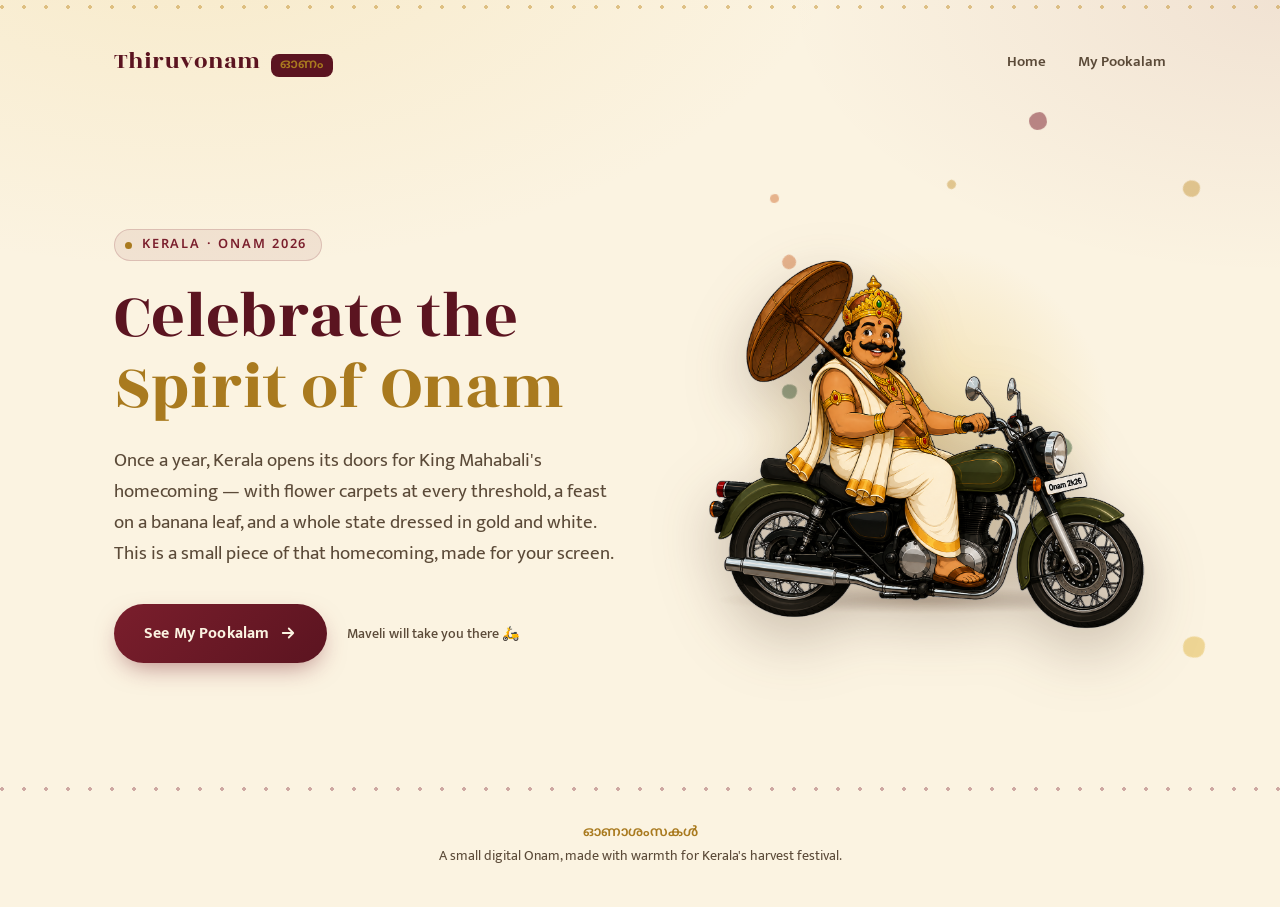
<file: codeaPookalam/index.html>
<!DOCTYPE html>
<html lang="en">
<head>
<meta charset="UTF-8">
<meta name="viewport" content="width=device-width, initial-scale=1.0">
<title>Celebrate the Spirit of Onam | A Kerala Pookalam Experience</title>
<meta name="description" content="A digital Onam celebration from Kerala — meet Maveli and watch a traditional pookalam bloom, flower by flower.">
<link rel="preconnect" href="https://fonts.googleapis.com">
<link rel="stylesheet" href="style.css">
</head>
<body>
<a class="skip-link" href="#main">Skip to content</a>

<div class="kolam-band" aria-hidden="true"></div>

<header>
  <nav class="site-nav" aria-label="Primary">
    <a class="brand" href="index.html">
      Thiruvonam <span class="brand-mark">ഓണം</span>
    </a>
    <ul class="nav-links">
      <li><a href="index.html">Home</a></li>
      <li><a href="pookalam.html">My Pookalam</a></li>
    </ul>
  </nav>
</header>

<main id="main">
  <section class="hero">
    <div class="hero-petals" aria-hidden="true" id="heroPetals"></div>

    <div class="hero-copy">
      <span class="eyebrow"><span class="dot"></span> Kerala &middot; Onam 2026</span>
      <h1>Celebrate the<br><em>Spirit of Onam</em></h1>
      <p class="lede">
        Once a year, Kerala opens its doors for King Mahabali's homecoming —
        with flower carpets at every threshold, a feast on a banana leaf, and
        a whole state dressed in gold and white. This is a small piece of
        that homecoming, made for your screen.
      </p>
      <div class="cta-row">
        <button class="btn-primary" id="seePookalamBtn" type="button">
          See My Pookalam
          <svg viewBox="0 0 24 24" fill="none" stroke="currentColor" stroke-width="2.4" stroke-linecap="round" stroke-linejoin="round" aria-hidden="true">
            <path d="M5 12h14M13 6l6 6-6 6"/>
          </svg>
        </button>
        <span class="hero-hint">Maveli will take you there&nbsp;🛵</span>
      </div>
    </div>

    <div class="maveli-stage">
      <div class="maveli-plinth" aria-hidden="true"></div>
      <div class="maveli-glow" aria-hidden="true"></div>
      <div class="dust-trail" aria-hidden="true">
        <svg viewBox="0 0 200 40" width="100%" height="100%" preserveAspectRatio="none">
          <ellipse cx="30" cy="28" rx="26" ry="7" fill="#C89A3F" opacity="0.35"/>
          <ellipse cx="70" cy="20" rx="18" ry="5" fill="#C89A3F" opacity="0.25"/>
          <ellipse cx="105" cy="30" rx="14" ry="4" fill="#C89A3F" opacity="0.2"/>
        </svg>
      </div>
      <div class="maveli-group maveli-idle" id="maveliGroup">
        <img src="assets/images/maveli-bike.png" alt="Maveli, the legendary King of Kerala, seated on his bike with his golden umbrella, ready to lead the way to the pookalam" width="1100" height="934">
      </div>
    </div>
  </section>

  <div class="kolam-band deep" aria-hidden="true" style="margin-top: 24px;"></div>
</main>

<footer class="site-footer">
  <span class="foot-mal">ഓണാശംസകൾ</span>
  A small digital Onam, made with warmth for Kerala's harvest festival.
</footer>

<script src="script.js"></script>
</body>
</html>
</file>
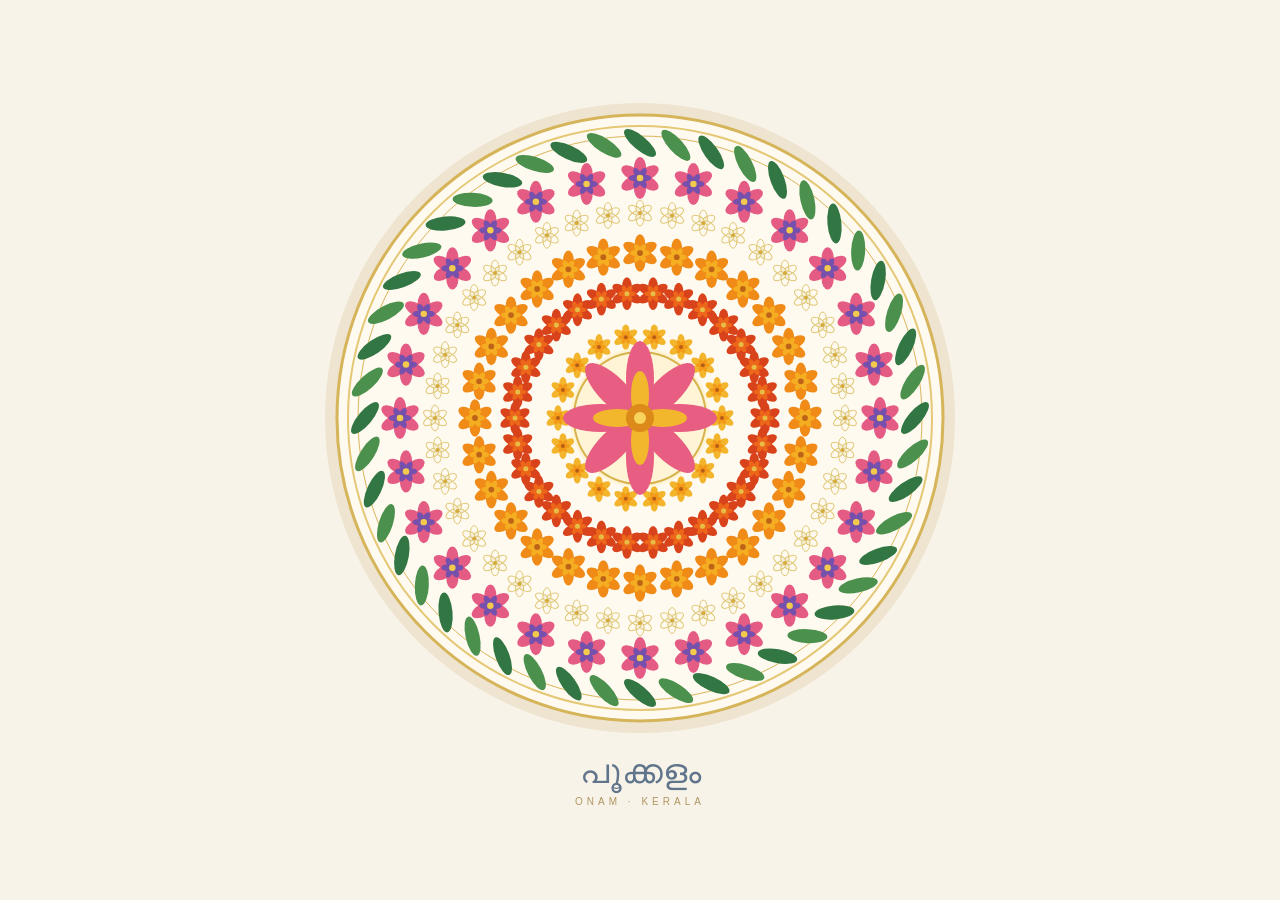
<file: Jessica Jojo R1C/index.html>
<!DOCTYPE html>
<html lang="ml">

<head>
<meta charset="UTF-8">

<title>Digital Pookalam</title>

<style>

body {
    margin: 0;
    min-height: 100vh;

    display: flex;
    justify-content: center;
    align-items: center;

    background: #f8f3e8;

    font-family: Arial, sans-serif;
}

.container {
    text-align: center;
}

svg {
    width: 650px;
    max-width: 92vw;
}


/* =========================
   ROTATION
========================= */

.outer {
    transform-origin: 325px 325px;
    animation: rotate 60s linear infinite;
}

.middle {
    transform-origin: 325px 325px;
    animation: rotateReverse 45s linear infinite;
}

.inner {
    transform-origin: 325px 325px;
    animation: rotate 35s linear infinite;
}


@keyframes rotate {

    from {
        transform: rotate(0deg);
    }

    to {
        transform: rotate(360deg);
    }

}


@keyframes rotateReverse {

    from {
        transform: rotate(360deg);
    }

    to {
        transform: rotate(0deg);
    }

}


/* =========================
   CENTRE
========================= */

.center {
    transform-origin: 325px 325px;
    animation: pulse 3s ease-in-out infinite;
}

@keyframes pulse {

    0%, 100% {
        transform: scale(1);
    }

    50% {
        transform: scale(1.04);
    }

}


/* =========================
   TITLE
========================= */

.title {

    margin-top: 5px;

    font-family:
        "Noto Sans Malayalam",
        "Nirmala UI",
        sans-serif;

    font-size: 34px;

    color: #60758c;

}

.subtitle {

    font-size: 10px;

    letter-spacing: 4px;

    color: #b09662;

    margin-top: 4px;

}

</style>

</head>


<body>


<div class="container">


<svg
    viewBox="0 0 650 650"
    xmlns="http://www.w3.org/2000/svg"
>


<!-- =================================================
     BACKGROUND
================================================= -->

<circle
    cx="325"
    cy="325"
    r="315"
    fill="#eee4cf"
/>

<circle
    cx="325"
    cy="325"
    r="303"
    fill="#fffaf0"
    stroke="#d6b45a"
    stroke-width="3"
/>


<!-- thin decorative circles -->

<circle
    cx="325"
    cy="325"
    r="292"
    fill="none"
    stroke="#e4c875"
    stroke-width="2"
/>

<circle
    cx="325"
    cy="325"
    r="282"
    fill="none"
    stroke="#d9b65c"
    stroke-width="1"
/>


<!-- =================================================
     OUTER GREEN LEAVES
================================================= -->

<g
    id="leaves"
    class="outer"
>
</g>


<!-- =================================================
     PURPLE / PINK FLOWERS
================================================= -->

<g
    id="purpleFlowers"
    class="middle"
>
</g>


<!-- =================================================
     WHITE FLOWER RING
================================================= -->

<g
    id="whiteFlowers"
    class="outer"
>
</g>


<!-- =================================================
     ORANGE FLOWER RING
================================================= -->

<g
    id="orangeFlowers"
    class="inner"
>
</g>


<!-- =================================================
     RED PETAL RING
================================================= -->

<g
    id="redFlowers"
    class="middle"
>
</g>


<!-- =================================================
     YELLOW INNER RING
================================================= -->

<g
    id="yellowFlowers"
    class="inner"
>
</g>


<!-- =================================================
     CENTRAL CIRCLE
================================================= -->

<circle
    cx="325"
    cy="325"
    r="70"
    fill="#fff4d5"
/>

<circle
    cx="325"
    cy="325"
    r="66"
    fill="none"
    stroke="#d7b34c"
    stroke-width="2"
/>


<!-- =================================================
     CENTRE FLOWER
================================================= -->

<g class="center">


    <!-- pink outer petals -->

    <g fill="#e85d82">

        <ellipse
            cx="325"
            cy="286"
            rx="14"
            ry="38"
        />

        <ellipse
            cx="325"
            cy="364"
            rx="14"
            ry="38"
        />

        <ellipse
            cx="286"
            cy="325"
            rx="38"
            ry="14"
        />

        <ellipse
            cx="364"
            cy="325"
            rx="38"
            ry="14"
        />

        <ellipse
            cx="298"
            cy="298"
            rx="14"
            ry="37"
            transform="rotate(-45 298 298)"
        />

        <ellipse
            cx="352"
            cy="298"
            rx="14"
            ry="37"
            transform="rotate(45 352 298)"
        />

        <ellipse
            cx="298"
            cy="352"
            rx="14"
            ry="37"
            transform="rotate(45 298 352)"
        />

        <ellipse
            cx="352"
            cy="352"
            rx="14"
            ry="37"
            transform="rotate(-45 352 352)"
        />

    </g>


    <!-- yellow inner petals -->

    <g fill="#f2b72d">

        <ellipse
            cx="325"
            cy="302"
            rx="9"
            ry="24"
        />

        <ellipse
            cx="325"
            cy="348"
            rx="9"
            ry="24"
        />

        <ellipse
            cx="302"
            cy="325"
            rx="24"
            ry="9"
        />

        <ellipse
            cx="348"
            cy="325"
            rx="24"
            ry="9"
        />

    </g>


    <!-- centre -->

    <circle
        cx="325"
        cy="325"
        r="14"
        fill="#dc8a19"
    />

    <circle
        cx="325"
        cy="325"
        r="6"
        fill="#f9d45d"
    />

</g>


</svg>


<!-- =================================================
     TEXT BELOW POOKALAM
================================================= -->

<div class="title">
    പൂക്കളം
</div>

<div class="subtitle">
    ONAM · KERALA
</div>


</div>


<script>


const NS =
    "http://www.w3.org/2000/svg";


/* =================================================
   SVG ELEMENT
================================================= */

function create(type) {

    return document.createElementNS(
        NS,
        type
    );

}


/* =================================================
   DIGITAL FLOWER
================================================= */

function flower(
    x,
    y,
    size,
    outerColor,
    innerColor,
    centerColor
) {

    const group = create("g");


    group.setAttribute(
        "transform",
        `translate(${x} ${y})`
    );


    /* six large petals */

    for (
        let i = 0;
        i < 6;
        i++
    ) {

        const petal = create("ellipse");


        petal.setAttribute(
            "cx",
            0
        );

        petal.setAttribute(
            "cy",
            -size * 0.55
        );

        petal.setAttribute(
            "rx",
            size * 0.34
        );

        petal.setAttribute(
            "ry",
            size * 0.62
        );

        petal.setAttribute(
            "fill",
            outerColor
        );

        petal.setAttribute(
            "transform",
            `rotate(${i * 60})`
        );


        group.appendChild(petal);

    }


    /* smaller petals */

    for (
        let i = 0;
        i < 6;
        i++
    ) {

        const petal = create("ellipse");


        petal.setAttribute(
            "cx",
            0
        );

        petal.setAttribute(
            "cy",
            -size * 0.28
        );

        petal.setAttribute(
            "rx",
            size * 0.18
        );

        petal.setAttribute(
            "ry",
            size * 0.34
        );

        petal.setAttribute(
            "fill",
            innerColor
        );

        petal.setAttribute(
            "transform",
            `rotate(${i * 60 + 30})`
        );


        group.appendChild(petal);

    }


    /* centre */

    const centre = create("circle");


    centre.setAttribute(
        "r",
        size * 0.18
    );

    centre.setAttribute(
        "fill",
        centerColor
    );


    group.appendChild(centre);


    return group;

}


/* =================================================
   GREEN LEAF RING
================================================= */

function createLeaves() {

    const group =
        document.getElementById(
            "leaves"
        );


    const count = 48;

    const radius = 275;


    for (
        let i = 0;
        i < count;
        i++
    ) {

        const angle =
            i * 360 / count;


        const rad =
            angle * Math.PI / 180;


        const x =
            325 +
            Math.cos(rad) * radius;


        const y =
            325 +
            Math.sin(rad) * radius;


        const leaf =
            create("ellipse");


        leaf.setAttribute(
            "cx",
            x
        );

        leaf.setAttribute(
            "cy",
            y
        );

        leaf.setAttribute(
            "rx",
            7
        );

        leaf.setAttribute(
            "ry",
            20
        );

        leaf.setAttribute(
            "fill",
            i % 2 === 0
                ? "#327743"
                : "#4b914d"
        );


        leaf.setAttribute(
            "transform",
            `rotate(${angle + 40} ${x} ${y})`
        );


        group.appendChild(leaf);

    }

}


/* =================================================
   PURPLE + PINK RING
================================================= */

function createPurpleFlowers() {

    const group =
        document.getElementById(
            "purpleFlowers"
        );


    const count = 28;

    const radius = 240;


    for (
        let i = 0;
        i < count;
        i++
    ) {

        const angle =
            i * 360 / count;


        const rad =
            angle * Math.PI / 180;


        const x =
            325 +
            Math.cos(rad) * radius;


        const y =
            325 +
            Math.sin(rad) * radius;


        const f =
            flower(
                x,
                y,
                18,
                "#e45b83",
                "#7550ad",
                "#f3ca4c"
            );


        group.appendChild(f);

    }

}


/* =================================================
   WHITE FLOWERS
================================================= */

function createWhiteFlowers() {

    const group =
        document.getElementById(
            "whiteFlowers"
        );


    const count = 40;

    const radius = 205;


    for (
        let i = 0;
        i < count;
        i++
    ) {

        const angle =
            i * 360 / count;


        const rad =
            angle * Math.PI / 180;


        const x =
            325 +
            Math.cos(rad) * radius;


        const y =
            325 +
            Math.sin(rad) * radius;


        const f =
            flower(
                x,
                y,
                11,
                "#fffaf0",
                "#f5efd9",
                "#d5aa3d"
            );


        /* subtle golden outline */

        const petals =
            f.querySelectorAll(
                "ellipse"
            );


        petals.forEach(
            p => {

                p.setAttribute(
                    "stroke",
                    "#dfc775"
                );

                p.setAttribute(
                    "stroke-width",
                    "1"
                );

            }
        );


        group.appendChild(f);

    }

}


/* =================================================
   ORANGE FLOWER RING
================================================= */

function createOrangeFlowers() {

    const group =
        document.getElementById(
            "orangeFlowers"
        );


    const count = 28;

    const radius = 165;


    for (
        let i = 0;
        i < count;
        i++
    ) {

        const angle =
            i * 360 / count;


        const rad =
            angle * Math.PI / 180;


        const x =
            325 +
            Math.cos(rad) * radius;


        const y =
            325 +
            Math.sin(rad) * radius;


        const f =
            flower(
                x,
                y,
                16,
                "#f08b18",
                "#f5ae22",
                "#bd6418"
            );


        group.appendChild(f);

    }

}


/* =================================================
   RED RING
================================================= */

function createRedFlowers() {

    const group =
        document.getElementById(
            "redFlowers"
        );


    const count = 30;

    const radius = 125;


    for (
        let i = 0;
        i < count;
        i++
    ) {

        const angle =
            i * 360 / count;


        const rad =
            angle * Math.PI / 180;


        const x =
            325 +
            Math.cos(rad) * radius;


        const y =
            325 +
            Math.sin(rad) * radius;


        const f =
            flower(
                x,
                y,
                14,
                "#d9431b",
                "#ed671b",
                "#e7bd46"
            );


        group.appendChild(f);

    }

}


/* =================================================
   YELLOW INNER RING
================================================= */

function createYellowFlowers() {

    const group =
        document.getElementById(
            "yellowFlowers"
        );


    const count = 18;

    const radius = 82;


    for (
        let i = 0;
        i < count;
        i++
    ) {

        const angle =
            i * 360 / count;


        const rad =
            angle * Math.PI / 180;


        const x =
            325 +
            Math.cos(rad) * radius;


        const y =
            325 +
            Math.sin(rad) * radius;


        const f =
            flower(
                x,
                y,
                11,
                "#f2b52c",
                "#f39a18",
                "#b85d18"
            );


        group.appendChild(f);

    }

}


/* =================================================
   RUN
================================================= */

createLeaves();

createPurpleFlowers();

createWhiteFlowers();

createOrangeFlowers();

createRedFlowers();

createYellowFlowers();

</script>


</body>

</html>
</file>
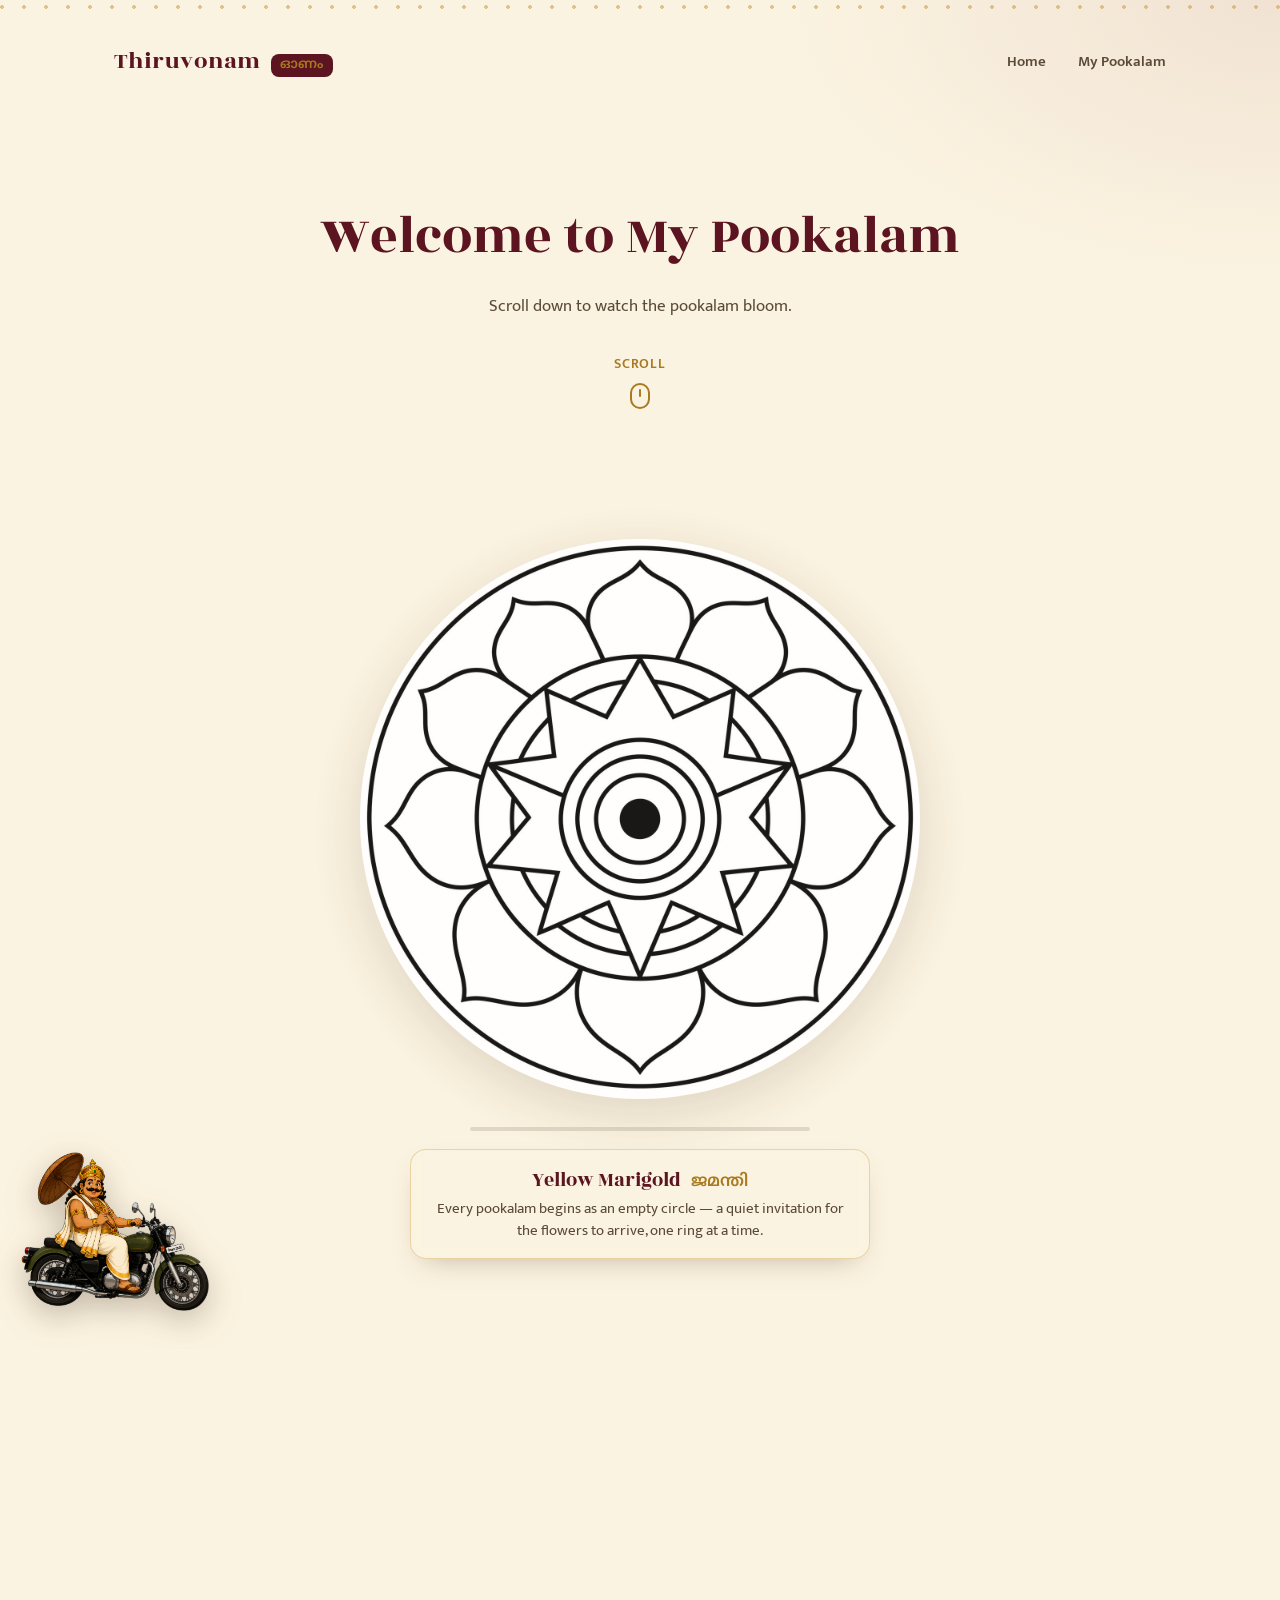
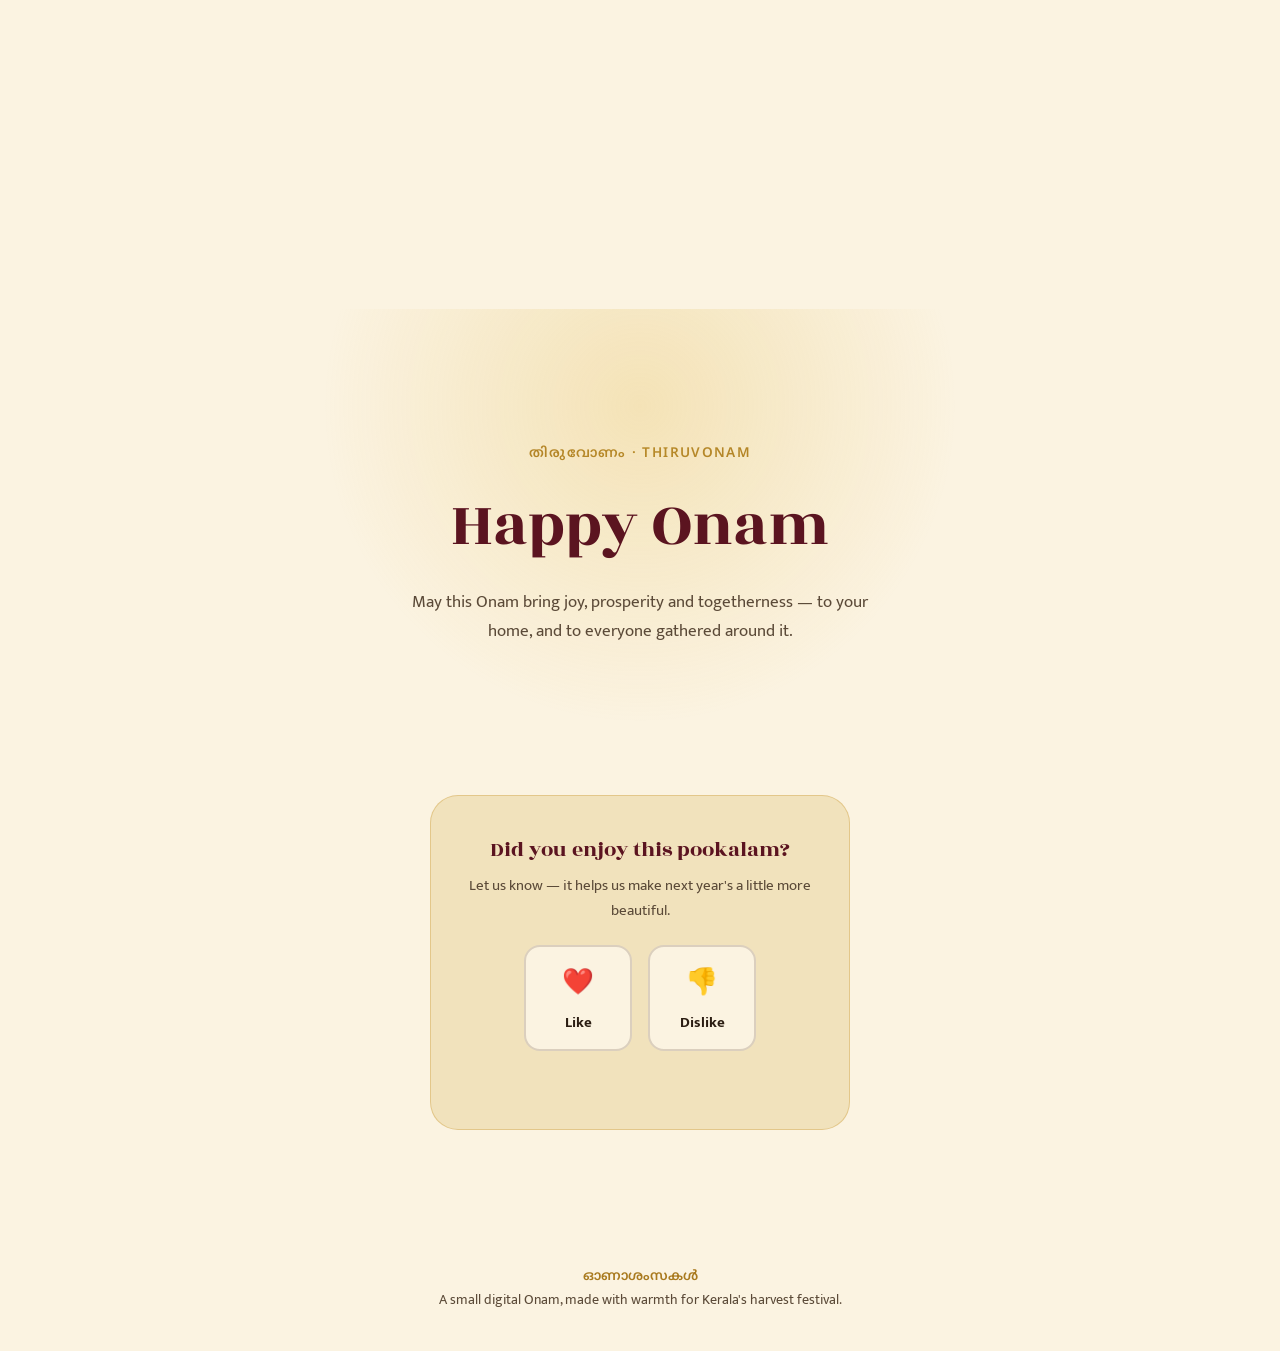
<file: codeaPookalam/pookalam.html>
<!DOCTYPE html>
<html lang="en">
<head>
<meta charset="UTF-8">
<meta name="viewport" content="width=device-width, initial-scale=1.0">
<title>My Pookalam | A Blooming Onam Experience</title>
<meta name="description" content="Scroll to watch a traditional Kerala pookalam bloom, flower by flower, while Maveli travels alongside you.">
<link rel="preconnect" href="https://fonts.googleapis.com">
<link rel="stylesheet" href="style.css">
</head>
<body>
<a class="skip-link" href="#pkStage">Skip to pookalam</a>

<div class="kolam-band" aria-hidden="true"></div>

<header>
  <nav class="site-nav" aria-label="Primary">
    <a class="brand" href="index.html">
      Thiruvonam <span class="brand-mark">ഓണം</span>
    </a>
    <ul class="nav-links">
      <li><a href="index.html">Home</a></li>
      <li><a href="pookalam.html" aria-current="page">My Pookalam</a></li>
    </ul>
  </nav>
</header>

<main id="main">

  <section class="pk-intro">
    <h1>Welcome to My Pookalam</h1>
    <p>Scroll down to watch the pookalam bloom.</p>
    <span class="scroll-cue">
      Scroll
      <svg viewBox="0 0 20 26" fill="none" stroke="currentColor" stroke-width="2" stroke-linecap="round" stroke-linejoin="round" aria-hidden="true">
        <rect x="1" y="1" width="18" height="24" rx="9"/>
        <line x1="10" y1="7" x2="10" y2="13"/>
      </svg>
    </span>
  </section>

  <section class="pk-experience" id="pkExperience" aria-label="Interactive pookalam reveal, controlled by scrolling">
    <div class="pk-sticky">
      <div class="pk-stage" id="pkStage">
        <div class="pk-ring-decor" aria-hidden="true"></div>
        <img
          class="pk-layer pk-outline"
          src="assets/images/pookalam-outline.jpg"
          alt=""
          width="1400" height="1400">
        <img
          class="pk-layer pk-complete"
          id="pkComplete"
          src="assets/images/pookalam-complete.jpg"
          alt="A traditional Kerala pookalam flower carpet, fully bloomed with jasmine, hibiscus, marigold and bougainvillea"
          width="1400" height="1400">
        <div class="pk-glow" id="pkGlow" aria-hidden="true"></div>
        <div class="pk-sparkle" id="pkSparkle" aria-hidden="true"></div>
      </div>

      <div class="pk-progress-track" role="presentation">
        <div class="pk-progress-fill" id="pkProgressFill"></div>
      </div>

      <div class="pk-info" id="pkInfo" aria-live="polite">
        <div class="pk-info-name">
          <span class="en" id="pkInfoEn">The Outline</span>
          <span class="ml" id="pkInfoMl">തുടക്കം</span>
        </div>
        <p class="pk-info-desc" id="pkInfoDesc">
          Every pookalam begins as an empty circle — a quiet invitation for the flowers to arrive, one ring at a time.
        </p>
      </div>

      <div class="pk-maveli-track" aria-hidden="true">
        <div class="pk-maveli" id="pkMaveli">
          <img src="assets/images/maveli-bike.png" alt="" width="1100" height="934">
        </div>
      </div>
    </div>
  </section>

  <section class="finale" id="finale">
    <div class="finale-glow" aria-hidden="true"></div>
    <span class="finale-eyebrow">തിരുവോണം &middot; Thiruvonam</span>
    <h2>Happy Onam</h2>
    <p>May this Onam bring joy, prosperity and togetherness — to your home, and to everyone gathered around it.</p>
  </section>

  <section class="feedback">
    <div class="feedback-card">
      <h3>Did you enjoy this pookalam?</h3>
      <p>Let us know — it helps us make next year's a little more beautiful.</p>
      <div class="feedback-buttons" role="group" aria-label="Rate this pookalam experience">
        <button class="fb-btn like" id="likeBtn" type="button" aria-pressed="false">
          <span class="icon" aria-hidden="true">❤️</span> Like
        </button>
        <button class="fb-btn dislike" id="dislikeBtn" type="button" aria-pressed="false">
          <span class="icon" aria-hidden="true">👎</span> Dislike
        </button>
      </div>
      <p class="feedback-note" id="feedbackNote" role="status"></p>
    </div>
  </section>

</main>

<footer class="site-footer">
  <span class="foot-mal">ഓണാശംസകൾ</span>
  A small digital Onam, made with warmth for Kerala's harvest festival.
</footer>



<script src="script.js"></script>
</body>
</html>
</file>
<file: style.css>
/* Pookkalam — 148 Closed Shapes & Color Studio */

:root {
  --canvas-size: 700px;
  --line-color: #241d17;
  /* Deep graphite / ink pencil color */
  --line-width: 1.5px;
  --paper-bg: #faf6ee;
  --paper-accent: #8b5a1a;
  --highlight-color: rgba(139, 90, 26, 0.22);
}

/* ─── Reset ─── */
*,
*::before,
*::after {
  margin: 0;
  padding: 0;
  box-sizing: border-box;
}

/* ─── Page Layout ─── */
body {
  min-height: 100vh;
  display: flex;
  justify-content: center;
  align-items: center;
  background: #e5dec9;
  background-image: radial-gradient(ellipse at 50% 0%,
      rgba(139, 90, 26, 0.12) 0%,
      transparent 60%);
  font-family: "Inter", sans-serif;
  color: var(--line-color);
  padding: 24px 16px;
}

main {
  display: flex;
  flex-direction: column;
  align-items: center;
  width: 100%;
}

/* ─── Header & Badge ─── */
header {
  text-align: center;
  margin-bottom: 20px;
}

.badge {
  display: inline-block;
  background: rgba(139, 90, 26, 0.12);
  color: var(--paper-accent);
  font-size: 0.72rem;
  font-weight: 600;
  text-transform: uppercase;
  letter-spacing: 0.14em;
  padding: 4px 12px;
  border-radius: 999px;
  border: 1px solid rgba(139, 90, 26, 0.25);
  margin-bottom: 8px;
}

h1 {
  font-family: "Cinzel", serif;
  font-size: clamp(1.5rem, 3.8vw, 2.2rem);
  font-weight: 700;
  color: var(--line-color);
  letter-spacing: 0.08em;
}

header p {
  font-size: 0.82rem;
  color: var(--paper-accent);
  letter-spacing: 0.12em;
  text-transform: uppercase;
  margin-top: 4px;
}

/* ─── Interactive Control Panel ─── */
.control-panel {
  display: flex;
  flex-direction: column;
  align-items: center;
  gap: 12px;
  margin-top: 14px;
  background: rgba(255, 255, 255, 0.75);
  padding: 12px 20px;
  border-radius: 16px;
  border: 1px solid rgba(139, 90, 26, 0.22);
  box-shadow: 0 4px 16px rgba(43, 36, 30, 0.06);
  backdrop-filter: blur(8px);
}

.controls-row {
  display: flex;
  flex-wrap: wrap;
  justify-content: center;
  align-items: center;
  gap: 20px 32px;
  width: 100%;
}

.slider-group {
  display: flex;
  flex-direction: column;
  gap: 6px;
  min-width: 200px;
}

.slider-label {
  display: flex;
  justify-content: space-between;
  align-items: center;
  font-size: 0.78rem;
  font-weight: 600;
  color: var(--line-color);
  cursor: pointer;
}

.slider-badge {
  background: rgba(139, 90, 26, 0.12);
  color: var(--paper-accent);
  padding: 2px 8px;
  border-radius: 6px;
  font-size: 0.75rem;
  font-weight: 700;
  font-family: monospace;
}

.custom-slider {
  -webkit-appearance: none;
  appearance: none;
  width: 100%;
  height: 6px;
  border-radius: 999px;
  background: #dcd0bf;
  outline: none;
  transition: background 0.2s;
  cursor: pointer;
}

.custom-slider::-webkit-slider-thumb {
  -webkit-appearance: none;
  appearance: none;
  width: 16px;
  height: 16px;
  border-radius: 50%;
  background: var(--paper-accent);
  border: 2px solid #ffffff;
  box-shadow: 0 1px 4px rgba(0, 0, 0, 0.25);
  cursor: pointer;
  transition: transform 0.15s ease, background 0.15s ease;
}

.custom-slider::-webkit-slider-thumb:hover {
  transform: scale(1.18);
  background: #6a1b9a;
}

.custom-slider::-moz-range-thumb {
  width: 16px;
  height: 16px;
  border-radius: 50%;
  background: var(--paper-accent);
  border: 2px solid #ffffff;
  box-shadow: 0 1px 4px rgba(0, 0, 0, 0.25);
  cursor: pointer;
}

/* ─── Toggle Switch ─── */
.toggle-wrapper {
  display: flex;
  align-items: center;
}

.toggle-switch {
  display: inline-flex;
  align-items: center;
  gap: 8px;
  cursor: pointer;
  background: rgba(255, 255, 255, 0.85);
  padding: 5px 12px 5px 6px;
  border-radius: 999px;
  border: 1px solid rgba(139, 90, 26, 0.25);
  box-shadow: 0 2px 6px rgba(0, 0, 0, 0.05);
  transition: all 0.2s ease;
  user-select: none;
}

.toggle-switch:hover {
  background: #ffffff;
  border-color: rgba(139, 90, 26, 0.4);
  box-shadow: 0 3px 10px rgba(0, 0, 0, 0.08);
}

.toggle-checkbox {
  position: absolute;
  opacity: 0;
  pointer-events: none;
}

.toggle-slider {
  position: relative;
  width: 36px;
  height: 18px;
  background: #c5b8a5;
  border-radius: 999px;
  transition: background 0.25s ease;
}

.toggle-slider::before {
  content: "";
  position: absolute;
  top: 2px;
  left: 2px;
  width: 14px;
  height: 14px;
  background: #ffffff;
  border-radius: 50%;
  box-shadow: 0 1px 3px rgba(0, 0, 0, 0.25);
  transition: transform 0.25s cubic-bezier(0.4, 0, 0.2, 1);
}

.toggle-checkbox:checked+.toggle-switch .toggle-slider {
  background: #6a1b9a;
}

.toggle-checkbox:checked+.toggle-switch .toggle-slider::before {
  transform: translateX(18px);
}

.toggle-text {
  font-size: 0.76rem;
  font-weight: 600;
  color: var(--line-color);
}

/* ─── Canvas / Paper Sheet ─── */
.canvas-wrapper {
  position: relative;
  width: min(var(--canvas-size), 92vw);
  aspect-ratio: 1;
  background: var(--paper-bg);
  border-radius: 16px;
  box-shadow:
    0 1px 3px rgba(0, 0, 0, 0.06),
    0 12px 36px rgba(43, 36, 30, 0.14);
  border: 1px solid rgba(139, 90, 26, 0.18);
  display: flex;
  align-items: center;
  justify-content: center;
  overflow: hidden;
}

/* Subtle paper grain texture */
.canvas-wrapper::after {
  content: "";
  position: absolute;
  inset: 0;
  background-image: radial-gradient(circle 1px,
      rgba(43, 36, 30, 0.035) 0.5px,
      transparent 1px);
  background-size: 8px 8px;
  pointer-events: none;
}

.pookkalam-phase1 {
  position: relative;
  width: 100%;
  height: 100%;
}

/* 1. CLOSED VECTOR SHAPES LAYER (FILLABLE CELLS) */
.pookkalam-svg {
  position: absolute;
  inset: 0;
  width: 100%;
  height: 100%;
}

.pookkalam-cell {
  fill: var(--paper-bg);
  stroke: none;
  transition: fill 0.18s ease;
  cursor: pointer;
  shape-rendering: geometricPrecision;
  paint-order: stroke fill;
}

/* Interactive Hover Highlighting on Any Closed Shape */
.pookkalam-cell:hover {
  fill: rgba(139, 90, 26, 0.25);
}

.cell-center-dot {
  fill: var(--line-color);
}

/* 2. PURE VECTOR STROKE DRAWING LAYER */
#pookkalam-strokes-layer {
  pointer-events: none;
}

/* Guide Lines */
.guide-axis-line {
  stroke: rgba(43, 36, 30, 0.16);
  stroke-width: var(--line-width);
  stroke-dasharray: 4 4;
  pointer-events: none;
}

/* Concentric Rings & Radial Dividers */
.outer-ring,
.outer-divider-line {
  fill: none;
  stroke: var(--line-color);
  stroke-width: var(--line-width);
}

/* Petal Boundaries and Swirl Lines */
.petal-swirl-line {
  fill: none;
  stroke: var(--line-color);
  stroke-width: var(--line-width);
  stroke-linecap: round;
}

/* Central Mandala: Perimeter, Spiral Blades, Collar & Center Dot */
.central-circle-perimeter {
  fill: none;
  stroke: var(--line-color);
  stroke-width: var(--line-width);
}

.central-spiral-blade {
  fill: none;
  stroke: var(--line-color);
  stroke-width: calc(var(--line-width) * 0.95);
}

.center-collar-outer,
.center-collar-inner,
.central-swirl-origin-circle {
  fill: none;
  stroke: var(--line-color);
  stroke-width: var(--line-width);
}

.center-compass-dot {
  fill: var(--line-color);
}

/* 3. SHAPE NUMBERS LAYER (TOGGLEABLE) */
.shape-numbers-layer {
  pointer-events: none;
  transition: opacity 0.25s ease;
}

body.hide-shape-numbers .shape-numbers-layer {
  opacity: 0;
}
/* Toggle rule to ONLY hide the 6 base boundary lines C1-S24, C5-S16, C2-S4, C3-S8, C4-S12, C6-S20 */
body.hide-swirl-c4 #group-boundary-base-cs-lines,
body.hide-swirl-c4 .line-cs-base {
  display: none !important;
}


.shape-num-label {
  font-family: "Inter", -apple-system, BlinkMacSystemFont, sans-serif;
  font-weight: 800;
  text-anchor: middle;
  dominant-baseline: central;
  fill: #3e2723;
  paint-order: stroke fill;
  stroke: #ffffff;
  stroke-width: 2.2px;
  stroke-linejoin: round;
  user-select: none;
  transition: fill 0.15s ease, stroke 0.15s ease;
}

.shape-num-lg {
  font-size: 7.5px;
  stroke-width: 2.6px;
}

.shape-num-md {
  font-size: 6.5px;
  stroke-width: 2.2px;
}

.shape-num-sm {
  font-size: 5.5px;
  stroke-width: 1.8px;
}

.shape-num-xs {
  font-size: 4.8px;
  stroke-width: 1.5px;
}

.shape-num-label.num-highlight {
  fill: #c62828;
  stroke: #ffffff;
  stroke-width: 3px;
  font-weight: 900;
}

/* 4. NAMED INTERSECTION POINTS & LANDMARK LABELS */
.landmarks-layer {
  pointer-events: none;
  transition: opacity 0.25s ease;
}

body.hide-landmarks .landmarks-layer {
  opacity: 0;
}

.intersection-dot {
  stroke: #ffffff;
  stroke-width: 1.5px;
  filter: drop-shadow(0 1px 2px rgba(0, 0, 0, 0.3));
}

.dot-sm {
  stroke-width: 1px;
}

.marker-green .intersection-dot {
  fill: #2e7d32;
}

.marker-blue .intersection-dot {
  fill: #1976d2;
}

.marker-red .intersection-dot {
  fill: #e53935;
}

.marker-orange .intersection-dot {
  fill: #f57c00;
}

.marker-purple .intersection-dot {
  fill: #8e24aa;
}

.marker-teal .intersection-dot {
  fill: #00897b;
}

.marker-cyan .intersection-dot {
  fill: #0288d1;
}

.dot-label {
  font-family: "Inter", sans-serif;
  font-size: 8.5px;
  font-weight: 800;
  text-anchor: middle;
  dominant-baseline: central;
  paint-order: stroke fill;
  stroke: #ffffff;
  stroke-width: 2.5px;
  stroke-linejoin: round;
  user-select: none;
}

.dot-label-sm {
  font-size: 7px;
  stroke-width: 2px;
}

.dot-label-xs {
  font-size: 6px;
  stroke-width: 1.8px;
}

.marker-green .dot-label {
  fill: #2e7d32;
}

.marker-blue .dot-label {
  fill: #1976d2;
}

.marker-red .dot-label {
  fill: #e53935;
}

.marker-orange .dot-label {
  fill: #f57c00;
}

.marker-purple .dot-label {
  fill: #8e24aa;
}

.marker-teal .dot-label {
  fill: #00897b;
}

.marker-cyan .dot-label {
  fill: #0288d1;
}

/* ─── Legend Bar ─── */
.legend-bar {
  display: flex;
  flex-wrap: wrap;
  justify-content: center;
  gap: 10px 16px;
  margin-top: 14px;
  background: rgba(255, 255, 255, 0.75);
  padding: 8px 18px;
  border-radius: 999px;
  border: 1px solid rgba(139, 90, 26, 0.22);
  font-size: 0.74rem;
  color: var(--line-color);
  box-shadow: 0 2px 8px rgba(0, 0, 0, 0.04);
}

.leg-item {
  display: flex;
  align-items: center;
  gap: 5px;
}

.dot-swatch {
  width: 9px;
  height: 9px;
  border-radius: 50%;
  display: inline-block;
}

.swatch-green {
  background: #2e7d32;
}

.swatch-blue {
  background: #1976d2;
}

.swatch-red {
  background: #e53935;
}

.swatch-orange {
  background: #f57c00;
}

.swatch-purple {
  background: #8e24aa;
}

.swatch-teal {
  background: #00897b;
}

.swatch-cyan {
  background: #0288d1;
}

/* ─── Footer ─── */
footer {
  margin-top: 18px;
  text-align: center;
}

footer p {
  color: var(--paper-accent);
  font-size: 0.76rem;
  letter-spacing: 0.1em;
  opacity: 0.75;
}

/* COLOR STUDIO WINDOW & LIVE PALETTE CONTROLLER STYLES */

/* Trigger Button in Control Panel */
.btn-studio-action {
  display: inline-flex;
  align-items: center;
  gap: 8px;
  background: linear-gradient(135deg, #8b5a1a, #5c3809);
  color: #ffffff;
  border: 1px solid rgba(255, 255, 255, 0.25);
  padding: 6px 14px;
  border-radius: 999px;
  font-size: 0.78rem;
  font-weight: 700;
  cursor: pointer;
  box-shadow: 0 3px 10px rgba(92, 56, 9, 0.25);
  transition: transform 0.18s ease, box-shadow 0.18s ease, background 0.2s ease;
}

.btn-studio-action:hover {
  transform: translateY(-1px);
  box-shadow: 0 5px 14px rgba(92, 56, 9, 0.35);
  background: linear-gradient(135deg, #a66d24, #73460e);
}

.active-pill {
  background: rgba(255, 255, 255, 0.25);
  padding: 1px 7px;
  border-radius: 999px;
  font-size: 0.7rem;
  font-family: monospace;
}

/* Floating Color Studio Window */
.color-studio-panel {
  position: fixed;
  right: 24px;
  top: 24px;
  bottom: 24px;
  width: 360px;
  max-width: calc(100vw - 32px);
  background: rgba(255, 255, 255, 0.88);
  backdrop-filter: blur(16px);
  -webkit-backdrop-filter: blur(16px);
  border-radius: 20px;
  border: 1px solid rgba(139, 90, 26, 0.28);
  box-shadow: 0 12px 36px rgba(43, 36, 30, 0.18), 0 2px 8px rgba(0, 0, 0, 0.06);
  z-index: 1000;
  display: flex;
  flex-direction: column;
  transform: translateX(400px);
  opacity: 0;
  pointer-events: none;
  transition: transform 0.3s cubic-bezier(0.16, 1, 0.3, 1), opacity 0.25s ease;
}

.color-studio-panel.active {
  transform: translateX(0);
  opacity: 1;
  pointer-events: auto;
}

.color-studio-panel.minimized {
  bottom: auto;
  height: 62px;
  overflow: hidden;
}

.color-studio-panel.minimized .studio-body {
  display: none;
}

/* Studio Header */
.studio-header {
  display: flex;
  justify-content: space-between;
  align-items: center;
  padding: 14px 18px;
  background: linear-gradient(135deg, rgba(139, 90, 26, 0.12), rgba(139, 90, 26, 0.04));
  border-bottom: 1px solid rgba(139, 90, 26, 0.16);
  border-radius: 20px 20px 0 0;
}

.studio-title {
  display: flex;
  align-items: center;
  gap: 10px;
}

.studio-icon {
  font-size: 1.3rem;
}

.title-wrap h3 {
  font-family: "Cinzel", serif;
  font-size: 0.96rem;
  font-weight: 700;
  color: var(--line-color);
}

.title-wrap .subtitle {
  font-size: 0.68rem;
  color: var(--paper-accent);
  display: block;
  margin-top: 1px;
}

.studio-header-btns {
  display: flex;
  gap: 6px;
}

.studio-tool-btn {
  width: 26px;
  height: 26px;
  border-radius: 8px;
  border: 1px solid rgba(139, 90, 26, 0.2);
  background: #ffffff;
  color: var(--line-color);
  font-size: 0.82rem;
  font-weight: 700;
  display: flex;
  align-items: center;
  justify-content: center;
  cursor: pointer;
  transition: all 0.15s ease;
}

.studio-tool-btn:hover {
  background: #faf6ee;
  border-color: var(--paper-accent);
}

/* Studio Body (Scrollable) */
.studio-body {
  padding: 16px;
  overflow-y: auto;
  display: flex;
  flex-direction: column;
  gap: 16px;
  flex: 1;
}

.studio-body::-webkit-scrollbar {
  width: 6px;
}

.studio-body::-webkit-scrollbar-thumb {
  background: rgba(139, 90, 26, 0.25);
  border-radius: 999px;
}

/* Sections */
.studio-section {
  background: #ffffff;
  border: 1px solid rgba(139, 90, 26, 0.14);
  border-radius: 12px;
  padding: 12px;
  box-shadow: 0 2px 6px rgba(0, 0, 0, 0.02);
}

.section-label {
  display: block;
  font-size: 0.72rem;
  font-weight: 700;
  text-transform: uppercase;
  letter-spacing: 0.08em;
  color: var(--paper-accent);
  margin-bottom: 8px;
}

/* 1. Shape Navigation Section */
.shape-nav-controls {
  display: flex;
  align-items: center;
  gap: 8px;
  margin-bottom: 8px;
}

.nav-btn {
  width: 32px;
  height: 32px;
  border-radius: 8px;
  border: 1px solid rgba(139, 90, 26, 0.25);
  background: #faf6ee;
  color: var(--line-color);
  font-size: 0.85rem;
  cursor: pointer;
  transition: background 0.15s ease, transform 0.1s ease;
}

.nav-btn:hover {
  background: #f0e6d6;
  transform: scale(1.05);
}

.num-input-wrap {
  flex: 1;
  display: flex;
  align-items: center;
  background: #faf6ee;
  border: 1px solid rgba(139, 90, 26, 0.25);
  border-radius: 8px;
  padding: 4px 10px;
  font-size: 0.8rem;
  font-weight: 600;
}

.num-prefix {
  color: var(--paper-accent);
  margin-right: 4px;
}

.num-input-wrap input {
  width: 46px;
  border: none;
  background: transparent;
  font-size: 0.9rem;
  font-weight: 800;
  color: var(--line-color);
  text-align: center;
  outline: none;
}

.num-suffix {
  color: #888;
  font-size: 0.75rem;
}

.select-dropdown-wrap select {
  width: 100%;
  padding: 7px 10px;
  background: #faf6ee;
  border: 1px solid rgba(139, 90, 26, 0.25);
  border-radius: 8px;
  font-size: 0.76rem;
  font-weight: 500;
  color: var(--line-color);
  outline: none;
  cursor: pointer;
}

/* 2. Active Shape Card */
.active-shape-card {
  display: flex;
  justify-content: space-between;
  align-items: center;
  gap: 12px;
  background: linear-gradient(135deg, #ffffff, #faf6ee);
}

.card-left {
  flex: 1;
  display: flex;
  flex-direction: column;
  gap: 8px;
}

.shape-id-badge {
  display: inline-block;
  background: rgba(139, 90, 26, 0.14);
  color: var(--paper-accent);
  font-size: 0.7rem;
  font-weight: 800;
  padding: 2px 8px;
  border-radius: 6px;
  margin-bottom: 2px;
}

.shape-name-text {
  display: block;
  font-size: 0.82rem;
  font-weight: 700;
  color: var(--line-color);
  line-height: 1.25;
}

.hex-display-group {
  display: flex;
  align-items: center;
  gap: 6px;
}

.native-color-picker {
  -webkit-appearance: none;
  appearance: none;
  width: 32px;
  height: 32px;
  border: 1px solid rgba(0, 0, 0, 0.15);
  border-radius: 8px;
  padding: 0;
  cursor: pointer;
  background: transparent;
}

.native-color-picker::-webkit-color-swatch-wrapper {
  padding: 0;
}

.native-color-picker::-webkit-color-swatch {
  border: none;
  border-radius: 6px;
}

.hex-text-input {
  width: 80px;
  padding: 5px 8px;
  border: 1px solid rgba(139, 90, 26, 0.25);
  border-radius: 6px;
  font-family: monospace;
  font-size: 0.82rem;
  font-weight: 700;
  color: var(--line-color);
  background: #ffffff;
  outline: none;
}

.btn-copy {
  padding: 4px 8px;
  border: 1px solid rgba(139, 90, 26, 0.25);
  border-radius: 6px;
  background: #faf6ee;
  font-size: 0.78rem;
  cursor: pointer;
}

.large-swatch {
  width: 58px;
  height: 58px;
  border-radius: 12px;
  border: 2px solid #ffffff;
  box-shadow: 0 4px 12px rgba(0, 0, 0, 0.14), inset 0 0 0 1px rgba(0, 0, 0, 0.1);
  transition: background-color 0.15s ease;
}

/* 3. HSL Sliders */
.hsl-sliders-section {
  display: flex;
  flex-direction: column;
  gap: 8px;
}

.slider-row {
  display: flex;
  align-items: center;
  gap: 10px;
}

.slider-name {
  width: 38px;
  font-size: 0.72rem;
  font-weight: 700;
  color: #666;
}

.hsl-slider {
  flex: 1;
  -webkit-appearance: none;
  appearance: none;
  height: 6px;
  border-radius: 999px;
  background: #e0d8ca;
  outline: none;
}

.hue-slider {
  background: linear-gradient(to right, #ff0000 0%, #ffff00 17%, #00ff00 33%, #00ffff 50%, #0000ff 67%, #ff00ff 83%, #ff0000 100%);
}

.hsl-slider::-webkit-slider-thumb {
  -webkit-appearance: none;
  appearance: none;
  width: 14px;
  height: 14px;
  border-radius: 50%;
  background: #ffffff;
  border: 2px solid var(--paper-accent);
  box-shadow: 0 2px 4px rgba(0, 0, 0, 0.2);
  cursor: pointer;
}

.val-badge {
  width: 36px;
  text-align: right;
  font-size: 0.72rem;
  font-family: monospace;
  font-weight: 700;
  color: var(--line-color);
}

/* 4. Flower Presets Grid */
.floral-palette-grid {
  display: grid;
  grid-template-columns: repeat(4, 1fr);
  gap: 6px;
}

.flower-btn {
  display: flex;
  align-items: center;
  justify-content: center;
  background: var(--swatch);
  color: #ffffff;
  font-size: 0.64rem;
  font-weight: 700;
  text-shadow: 0 1px 2px rgba(0, 0, 0, 0.5);
  border: 1px solid rgba(0, 0, 0, 0.12);
  border-radius: 6px;
  padding: 6px 2px;
  cursor: pointer;
  transition: transform 0.12s ease, box-shadow 0.12s ease;
}

.flower-btn:hover {
  transform: scale(1.06);
  box-shadow: 0 4px 8px rgba(0, 0, 0, 0.2);
}

/* 5. Symmetry Section */
.symmetry-section {
  background: rgba(139, 90, 26, 0.06);
  border-color: rgba(139, 90, 26, 0.22);
}

.sym-toggle-wrap {
  display: flex;
  align-items: center;
}

/* 6. Theme Buttons */
.theme-btns-grid {
  display: grid;
  grid-template-columns: 1fr 1fr;
  gap: 6px;
}

.theme-btn {
  padding: 7px 6px;
  font-size: 0.72rem;
  font-weight: 700;
  background: #faf6ee;
  border: 1px solid rgba(139, 90, 26, 0.22);
  border-radius: 8px;
  color: var(--line-color);
  cursor: pointer;
  transition: all 0.15s ease;
}

.theme-btn:hover {
  background: #f0e4d2;
  border-color: var(--paper-accent);
  transform: translateY(-1px);
}

/* 7. Action Buttons */
.actions-section {
  display: grid;
  grid-template-columns: 1fr 1fr 1.2fr;
  gap: 6px;
}

.action-btn {
  padding: 8px 4px;
  font-size: 0.72rem;
  font-weight: 700;
  border-radius: 8px;
  cursor: pointer;
  transition: all 0.15s ease;
  text-align: center;
}

.action-secondary {
  background: #faf6ee;
  border: 1px solid rgba(139, 90, 26, 0.25);
  color: var(--line-color);
}

.action-secondary:hover {
  background: #ede2d0;
}

.action-primary {
  background: linear-gradient(135deg, #2e7d32, #1b5e20);
  border: 1px solid rgba(255, 255, 255, 0.2);
  color: #ffffff;
  box-shadow: 0 2px 8px rgba(46, 125, 50, 0.25);
}

.action-primary:hover {
  background: linear-gradient(135deg, #388e3c, #2e7d32);
}

/* Active Selected Shape in SVG Canvas */
.pookkalam-cell.cell-active-selected {
  filter: drop-shadow(0 0 6px rgba(255, 215, 0, 0.95));
  stroke: #ffffff !important;
  stroke-width: 2px !important;
  paint-order: stroke fill;
}

/* Hover Cursor Tooltip */
.shape-cursor-tooltip {
  position: fixed;
  pointer-events: none;
  background: rgba(36, 29, 23, 0.92);
  color: #ffffff;
  padding: 6px 12px;
  border-radius: 8px;
  font-size: 0.72rem;
  display: flex;
  align-items: center;
  gap: 8px;
  box-shadow: 0 4px 16px rgba(0, 0, 0, 0.25);
  z-index: 2000;
  opacity: 0;
  transform: translateY(6px);
  transition: opacity 0.12s ease, transform 0.12s ease;
}

.shape-cursor-tooltip.visible {
  opacity: 1;
  transform: translateY(0);
}

.tooltip-swatch {
  width: 12px;
  height: 12px;
  border-radius: 50%;
  border: 1.5px solid #ffffff;
  display: inline-block;
}

.tooltip-info strong {
  display: block;
  font-weight: 800;
  color: #ffd54f;
}

.tooltip-info span {
  font-size: 0.65rem;
  opacity: 0.85;
}

/* Line Art Mode */
body.line-art-mode .pookkalam-cell {
  fill: var(--paper-bg) !important;
}

body.line-art-mode .pookkalam-cell:hover {
  fill: rgba(139, 90, 26, 0.25) !important;
}

/* Responsive Styles for Color Studio */
@media (max-width: 900px) {
  .color-studio-panel {
    right: 12px;
    left: 12px;
    bottom: 12px;
    top: auto;
    width: auto;
    max-height: 55vh;
  }
}
</file>
<file: codeaPookalam/style.css>
/* =========================================================
   Onam · Pookalam — Shared Stylesheet
   Design tokens, layout, motion, and components
   ========================================================= */

@import url('https://fonts.googleapis.com/css2?family=Rozha+One&family=Mukta:wght@400;500;600;700&family=Noto+Sans+Malayalam:wght@500;600&display=swap');

:root{
  /* ---- Palette ---- */
  --ivory:        #FBF3E1;
  --ivory-deep:    #F6EBD2;
  --cream:        #F1E2BC;
  --gold:          #C89A3F;
  --gold-bright:   #E3B94A;
  --gold-rich:     #A97A1F;
  --kerala-green:  #2E5A3A;
  --kerala-green-deep: #1E3F27;
  --maroon:        #7A1E2C;
  --maroon-deep:   #5B1420;
  --orange:        #D3743A;
  --brown:         #4A301F;
  --ink:           #2B1D12;
  --ink-soft:      #5B4A38;

  /* ---- Type ---- */
  --font-display: 'Rozha One', 'Noto Serif Malayalam', serif;
  --font-body: 'Mukta', -apple-system, BlinkMacSystemFont, sans-serif;
  --font-mal: 'Noto Sans Malayalam', 'Mukta', sans-serif;

  /* ---- Layout ---- */
  --max-w: 1180px;
  --edge: clamp(20px, 5vw, 64px);
  --radius-lg: 28px;
  --radius-md: 16px;

  color-scheme: light;
}

*, *::before, *::after{ box-sizing: border-box; }

html{
  scroll-behavior: smooth;
}

@media (prefers-reduced-motion: reduce){
  html{ scroll-behavior: auto; }
  *, *::before, *::after{
    animation-duration: 0.001ms !important;
    animation-iteration-count: 1 !important;
    transition-duration: 0.001ms !important;
    scroll-behavior: auto !important;
  }
}

body{
  margin: 0;
  font-family: var(--font-body);
  color: var(--ink);
  background:
    radial-gradient(1100px 600px at 15% -10%, rgba(227,185,74,0.16), transparent 60%),
    radial-gradient(900px 500px at 100% 0%, rgba(122,30,44,0.08), transparent 55%),
    var(--ivory);
  overflow-x: hidden;
  -webkit-font-smoothing: antialiased;
}

img{ max-width: 100%; display: block; }

a{ color: inherit; }

.visually-hidden{
  position: absolute !important;
  width: 1px; height: 1px;
  padding: 0; margin: -1px;
  overflow: hidden;
  clip: rect(0,0,0,0);
  white-space: nowrap;
  border: 0;
}

.skip-link{
  position: absolute;
  left: 10px;
  top: -60px;
  background: var(--maroon);
  color: var(--ivory);
  padding: 10px 18px;
  border-radius: 8px;
  z-index: 999;
  transition: top .2s ease;
  font-weight: 600;
}
.skip-link:focus{ top: 10px; }

:focus-visible{
  outline: 2.5px solid var(--maroon);
  outline-offset: 3px;
  border-radius: 4px;
}

/* ---------------------------------------------------
   Decorative kolam texture — used as thin border bands
--------------------------------------------------- */
.kolam-band{
  height: 14px;
  width: 100%;
  background-image: radial-gradient(circle, var(--gold) 1.6px, transparent 1.7px);
  background-size: 22px 14px;
  background-position: center;
  opacity: .55;
}
.kolam-band.deep{
  background-image: radial-gradient(circle, var(--maroon) 1.6px, transparent 1.7px);
  opacity: .35;
}

/* ---------------------------------------------------
   Top navigation
--------------------------------------------------- */
.site-nav{
  position: relative;
  z-index: 20;
  display: flex;
  align-items: center;
  justify-content: space-between;
  max-width: var(--max-w);
  margin: 0 auto;
  padding: clamp(18px, 3vw, 30px) var(--edge) 0;
}

.brand{
  display: flex;
  align-items: baseline;
  gap: 10px;
  text-decoration: none;
  font-family: var(--font-display);
  font-size: clamp(1.15rem, 2vw, 1.5rem);
  color: var(--maroon-deep);
  letter-spacing: .02em;
}
.brand .brand-mark{
  font-family: var(--font-mal);
  font-weight: 600;
  font-size: .55em;
  color: var(--gold-rich);
  background: var(--maroon-deep);
  padding: 5px 9px;
  border-radius: 8px;
  line-height: 1;
}

.nav-links{
  display: flex;
  gap: clamp(16px, 3vw, 32px);
  list-style: none;
  margin: 0; padding: 0;
  font-weight: 600;
  font-size: .95rem;
}
.nav-links a{
  text-decoration: none;
  color: var(--ink-soft);
  position: relative;
  padding-bottom: 3px;
}
.nav-links a::after{
  content: '';
  position: absolute; left: 0; right: 100%;
  bottom: 0; height: 2px;
  background: var(--gold-rich);
  transition: right .25s ease;
}
.nav-links a:hover::after, .nav-links a:focus-visible::after{ right: 0; }

/* =====================================================
   HOME — HERO
===================================================== */
.hero{
  position: relative;
  max-width: var(--max-w);
  margin: 0 auto;
  padding: clamp(28px, 6vw, 56px) var(--edge) 0;
  display: grid;
  grid-template-columns: 1.05fr 0.95fr;
  align-items: center;
  gap: clamp(16px, 4vw, 40px);
  min-height: min(78vh, 680px);
}

.hero-copy{ position: relative; z-index: 4; }

.eyebrow{
  display: inline-flex;
  align-items: center;
  gap: 10px;
  font-family: var(--font-mal);
  font-weight: 600;
  font-size: .8rem;
  letter-spacing: .14em;
  text-transform: uppercase;
  color: var(--maroon);
  background: rgba(122,30,44,0.08);
  border: 1px solid rgba(122,30,44,0.18);
  padding: 7px 14px 7px 10px;
  border-radius: 999px;
  margin-bottom: 22px;
}
.eyebrow .dot{
  width: 7px; height: 7px;
  background: var(--gold-rich);
  border-radius: 50%;
  flex: none;
}

.hero h1{
  font-family: var(--font-display);
  font-weight: 400;
  font-size: clamp(2.4rem, 5.6vw, 4.1rem);
  line-height: 1.08;
  margin: 0 0 20px;
  color: var(--maroon-deep);
}
.hero h1 em{
  font-style: normal;
  color: var(--gold-rich);
  position: relative;
}

.hero p.lede{
  font-size: clamp(1.02rem, 1.5vw, 1.18rem);
  line-height: 1.65;
  color: var(--ink-soft);
  max-width: 46ch;
  margin: 0 0 34px;
}

.cta-row{
  display: flex;
  align-items: center;
  gap: 20px;
  flex-wrap: wrap;
}

.btn-primary{
  --btn-shadow: 0 10px 26px -8px rgba(122,30,44,0.55);
  appearance: none;
  border: none;
  cursor: pointer;
  font-family: var(--font-body);
  font-weight: 700;
  font-size: 1.02rem;
  letter-spacing: .01em;
  color: var(--ivory);
  background: linear-gradient(135deg, var(--maroon) 0%, var(--maroon-deep) 100%);
  padding: 16px 30px;
  border-radius: 999px;
  box-shadow: var(--btn-shadow);
  display: inline-flex;
  align-items: center;
  gap: 10px;
  transition: transform .25s ease, box-shadow .25s ease;
}
.btn-primary:hover, .btn-primary:focus-visible{
  transform: translateY(-2px);
  box-shadow: 0 16px 30px -8px rgba(122,30,44,0.6);
}
.btn-primary:active{ transform: translateY(0); }
.btn-primary svg{
  width: 18px; height: 18px;
  transition: transform .3s ease;
}
.btn-primary:hover svg{ transform: translateX(4px); }

.hero-hint{
  font-size: .88rem;
  color: var(--ink-soft);
  font-weight: 500;
}

/* Hero decorative petals scattered */
.hero-petals{
  position: absolute; inset: 0;
  pointer-events: none;
  z-index: 1;
  overflow: hidden;
}
.hero-petals span{
  position: absolute;
  border-radius: 60% 40% 55% 45% / 50% 55% 45% 50%;
  opacity: .5;
  filter: blur(.2px);
}

/* ---------------- Maveli hero stage ---------------- */
.maveli-stage{
  position: relative;
  z-index: 3;
  display: flex;
  align-items: center;
  justify-content: center;
  min-height: 380px;
}

.maveli-plinth{
  position: absolute;
  bottom: 6%;
  left: 50%;
  transform: translateX(-50%);
  width: min(86%, 520px);
  height: 26px;
  background: radial-gradient(ellipse at center, rgba(74,48,31,0.28) 0%, transparent 72%);
  filter: blur(1px);
}

.maveli-group{
  position: relative;
  width: min(92%, 560px);
  will-change: transform;
}

.maveli-group img{
  width: 100%;
  height: auto;
  filter: drop-shadow(0 22px 30px rgba(74,48,31,0.28));
}

/* idle animation: gentle bob + slight rotation, umbrella-hand sway handled via wrapper */
.maveli-idle{
  animation: maveliBob 4.2s ease-in-out infinite;
  transform-origin: 60% 95%;
}
@keyframes maveliBob{
  0%, 100%{ transform: translateY(0) rotate(0deg); }
  30%{ transform: translateY(-6px) rotate(-0.6deg); }
  60%{ transform: translateY(-1px) rotate(0.4deg); }
}

.maveli-glow{
  position: absolute;
  left: 50%; top: 46%;
  width: 78%; aspect-ratio: 1;
  transform: translate(-50%,-50%);
  background: radial-gradient(circle, rgba(227,185,74,0.35) 0%, rgba(227,185,74,0) 70%);
  z-index: -1;
  pointer-events: none;
  animation: glowPulse 5s ease-in-out infinite;
}
@keyframes glowPulse{
  0%,100%{ opacity: .65; transform: translate(-50%,-50%) scale(1); }
  50%{ opacity: 1; transform: translate(-50%,-50%) scale(1.06); }
}

/* ride-off transition state, toggled via JS */
body.maveli-departing .maveli-group{
  animation: maveliRideOff 1.05s cubic-bezier(.55,.06,.68,.19) forwards;
}
body.maveli-departing .maveli-idle{ animation: none; }
body.maveli-departing .maveli-glow{ animation: none; opacity: 0; transition: opacity .4s ease; }

@keyframes maveliRideOff{
  0%{ transform: translateX(0) translateY(0) rotate(0deg) scale(1); }
  12%{ transform: translateX(-1.5%) translateY(2px) rotate(-1deg) scale(1.01); }
  100%{ transform: translateX(160%) translateY(-10px) rotate(2deg) scale(0.94); opacity: 0.15;}
}

body.maveli-departing .hero-copy,
body.maveli-departing .site-nav{
  transition: opacity .5s ease;
  opacity: 0.35;
}

body.maveli-departing .maveli-plinth{
  animation: plinthFade 1s ease forwards;
}
@keyframes plinthFade{
  to{ opacity: 0; transform: translateX(-50%) scaleX(1.4); }
}

.dust-trail{
  position: absolute;
  bottom: 10%;
  left: 8%;
  width: 40%;
  height: 18px;
  pointer-events: none;
  opacity: 0;
}
body.maveli-departing .dust-trail{
  animation: dustPuff 1s ease forwards;
}
@keyframes dustPuff{
  0%{ opacity: 0; }
  15%{ opacity: .55; }
  100%{ opacity: 0; transform: translateX(120%); }
}

/* =====================================================
   Section framing (shared)
===================================================== */
.section{
  position: relative;
  max-width: var(--max-w);
  margin: 0 auto;
  padding: clamp(50px, 8vw, 96px) var(--edge);
}

.section-head{
  text-align: center;
  max-width: 620px;
  margin: 0 auto clamp(28px, 5vw, 48px);
}
.section-head .eyebrow{ margin-bottom: 16px; }
.section-head h2{
  font-family: var(--font-display);
  font-weight: 400;
  font-size: clamp(1.9rem, 4vw, 2.7rem);
  color: var(--maroon-deep);
  margin: 0 0 14px;
}
.section-head p{
  color: var(--ink-soft);
  line-height: 1.6;
  margin: 0;
  font-size: 1.03rem;
}

/* =====================================================
   POOKALAM INTRO
===================================================== */
.pk-intro{
  text-align: center;
  padding-top: clamp(70px, 12vw, 120px);
  padding-bottom: clamp(20px, 4vw, 40px);
}
.pk-intro h1{
  font-family: var(--font-display);
  font-weight: 400;
  color: var(--maroon-deep);
  font-size: clamp(2.1rem, 5vw, 3.4rem);
  margin: 0 0 16px;
}
.pk-intro p{
  color: var(--ink-soft);
  font-size: 1.08rem;
  margin: 0 0 30px;
}
.scroll-cue{
  display: inline-flex;
  flex-direction: column;
  align-items: center;
  gap: 8px;
  color: var(--gold-rich);
  font-weight: 600;
  font-size: .85rem;
  letter-spacing: .06em;
  text-transform: uppercase;
}
.scroll-cue svg{
  width: 20px; height: 26px;
  animation: cueBounce 1.8s ease-in-out infinite;
}
@keyframes cueBounce{
  0%,100%{ transform: translateY(0); opacity: .55; }
  50%{ transform: translateY(8px); opacity: 1; }
}

/* =====================================================
   POOKALAM SCROLL EXPERIENCE
===================================================== */
.pk-experience{
  position: relative;
  /* tall scroll runway; JS reads scroll progress across this */
  height: 340vh;
}

.pk-sticky{
  position: sticky;
  top: 0;
  height: 100vh;
  display: flex;
  flex-direction: column;
  align-items: center;
  justify-content: center;
  overflow: hidden;
  padding: 0 var(--edge);
}

/* Maveli only accompanies the pinned pookalam moment — scoped to the
   sticky viewport so he never lingers over the finale or footer below. */

.pk-stage{
  position: relative;
  width: min(78vw, 560px);
  aspect-ratio: 1;
  margin-bottom: clamp(18px, 3vw, 28px);
}

.pk-ring-decor{
  position: absolute;
  inset: -6%;
  border-radius: 50%;
  background: conic-gradient(from 0deg, rgba(227,185,74,0.18), rgba(122,30,44,0.12), rgba(46,90,58,0.14), rgba(227,185,74,0.18));
  filter: blur(18px);
  opacity: var(--pk-progress, 0);
  transition: opacity .4s ease;
  z-index: 0;
}

.pk-layer{
  position: absolute;
  inset: 0;
  width: 100%;
  height: 100%;
  border-radius: 50%;
  object-fit: cover;
  user-select: none;
  -webkit-user-drag: none;
}

.pk-outline{
  z-index: 1;
  opacity: 0.9;
  filter: drop-shadow(0 14px 26px rgba(74,48,31,0.18));
}

.pk-complete{
  z-index: 2;
  /* mask grown via JS with a radial gradient — feathered, no hard circle */
  -webkit-mask-image: radial-gradient(circle at 50% 50%, #000 0%, #000 0%, transparent 0%);
          mask-image: radial-gradient(circle at 50% 50%, #000 0%, #000 0%, transparent 0%);
  filter: drop-shadow(0 18px 34px rgba(74,48,31,0.28));
}

.pk-glow{
  position: absolute;
  inset: -10%;
  border-radius: 50%;
  background: radial-gradient(circle, rgba(227,185,74,0.55) 0%, rgba(227,185,74,0) 68%);
  opacity: 0;
  pointer-events: none;
  z-index: 3;
  transition: opacity .6s ease;
}
.pk-glow.is-visible{ opacity: 1; }

.pk-sparkle{
  position: absolute;
  inset: 0;
  z-index: 4;
  pointer-events: none;
}

.pk-progress-track{
  width: min(78vw, 340px);
  height: 4px;
  border-radius: 4px;
  background: rgba(74,48,31,0.14);
  overflow: hidden;
  margin-bottom: 18px;
}
.pk-progress-fill{
  height: 100%;
  width: 0%;
  background: linear-gradient(90deg, var(--gold-rich), var(--maroon));
  border-radius: 4px;
}

/* Flower info card */
.pk-info{
  position: relative;
  z-index: 5;
  width: min(92vw, 460px);
  min-height: 92px;
  background: rgba(251, 243, 225, 0.92);
  backdrop-filter: blur(6px);
  border: 1px solid rgba(201,150,43,0.35);
  border-radius: var(--radius-md);
  padding: 16px 22px;
  box-shadow: 0 12px 30px -14px rgba(74,48,31,0.35);
  text-align: center;
}
.pk-info-name{
  display: flex;
  align-items: baseline;
  justify-content: center;
  gap: 10px;
  flex-wrap: wrap;
  margin-bottom: 4px;
}
.pk-info-name .en{
  font-family: var(--font-display);
  font-size: 1.25rem;
  color: var(--maroon-deep);
}
.pk-info-name .ml{
  font-family: var(--font-mal);
  font-weight: 600;
  font-size: 1.05rem;
  color: var(--gold-rich);
}
.pk-info-desc{
  margin: 0;
  font-size: .92rem;
  line-height: 1.5;
  color: var(--ink-soft);
  transition: opacity .35s ease, transform .35s ease;
}
.pk-info.is-updating .pk-info-desc,
.pk-info.is-updating .pk-info-name{
  opacity: 0;
  transform: translateY(4px);
}

/* Maveli traveling companion on pookalam page */
.pk-maveli-track{
  position: absolute;
  left: 0;
  bottom: clamp(14px, 4vh, 40px);
  width: 100%;
  height: clamp(70px, 14vw, 150px);
  pointer-events: none;
  z-index: 6;
}
.pk-maveli{
  position: absolute;
  bottom: 0;
  left: 0;
  width: clamp(90px, 16vw, 190px);
  will-change: transform;
  filter: drop-shadow(0 10px 16px rgba(74,48,31,0.3));
  transform: translateX(0);
}
.pk-maveli img{
  width: 100%;
  height: auto;
  animation: pkMaveliBob 2.6s ease-in-out infinite;
}
@keyframes pkMaveliBob{
  0%,100%{ transform: translateY(0); }
  50%{ transform: translateY(-4px); }
}

/* =====================================================
   FINAL REVEAL
===================================================== */
.finale{
  position: relative;
  text-align: center;
  padding: clamp(70px, 12vw, 130px) var(--edge) clamp(90px, 14vw, 150px);
  overflow: hidden;
}
.finale-glow{
  position: absolute;
  left: 50%; top: 20%;
  width: 60vw; max-width: 640px; aspect-ratio: 1;
  transform: translate(-50%,-50%);
  background: radial-gradient(circle, rgba(227,185,74,0.28) 0%, transparent 70%);
  pointer-events: none;
  opacity: 0;
  transition: opacity 1.2s ease;
}
.finale.is-visible .finale-glow{ opacity: 1; }

.finale-eyebrow{
  font-family: var(--font-mal);
  color: var(--gold-rich);
  letter-spacing: .1em;
  font-weight: 600;
  font-size: .85rem;
  text-transform: uppercase;
  opacity: 0;
  transform: translateY(14px);
  transition: opacity .8s ease, transform .8s ease;
}
.finale h2{
  font-family: var(--font-display);
  font-weight: 400;
  font-size: clamp(2.4rem, 6vw, 4rem);
  color: var(--maroon-deep);
  margin: 14px 0 16px;
  opacity: 0;
  transform: translateY(18px);
  transition: opacity .9s ease .1s, transform .9s ease .1s;
}
.finale p{
  color: var(--ink-soft);
  font-size: 1.08rem;
  max-width: 46ch;
  margin: 0 auto;
  opacity: 0;
  transform: translateY(18px);
  transition: opacity .9s ease .22s, transform .9s ease .22s;
}
.finale.is-visible .finale-eyebrow,
.finale.is-visible h2,
.finale.is-visible p{
  opacity: 1;
  transform: translateY(0);
}

/* =====================================================
   LIKE / DISLIKE
===================================================== */
.feedback{
  text-align: center;
  padding: 0 var(--edge) clamp(70px, 10vw, 110px);
}
.feedback-card{
  max-width: 420px;
  margin: 0 auto;
  background: var(--cream);
  border: 1px solid rgba(201,150,43,0.35);
  border-radius: var(--radius-lg);
  padding: clamp(26px, 5vw, 38px);
}
.feedback-card h3{
  font-family: var(--font-display);
  font-weight: 400;
  font-size: 1.4rem;
  color: var(--maroon-deep);
  margin: 0 0 8px;
}
.feedback-card > p{
  margin: 0 0 22px;
  color: var(--ink-soft);
  font-size: .95rem;
}
.feedback-buttons{
  display: flex;
  gap: 16px;
  justify-content: center;
}
.fb-btn{
  appearance: none;
  cursor: pointer;
  display: flex;
  flex-direction: column;
  align-items: center;
  gap: 6px;
  font-family: var(--font-body);
  font-weight: 700;
  font-size: .92rem;
  color: var(--ink);
  background: var(--ivory);
  border: 2px solid rgba(74,48,31,0.18);
  border-radius: 16px;
  padding: 14px 26px;
  min-width: 108px;
  transition: transform .2s ease, border-color .2s ease, background .2s ease;
}
.fb-btn .icon{ font-size: 1.6rem; transition: transform .3s ease; }
.fb-btn:hover{ transform: translateY(-3px); border-color: var(--gold); }
.fb-btn[aria-pressed="true"]{
  background: var(--maroon);
  border-color: var(--maroon);
  color: var(--ivory);
}
.fb-btn.like[aria-pressed="true"] .icon{ transform: scale(1.25); }
.fb-btn.dislike[aria-pressed="true"] .icon{ transform: scale(1.15) rotate(-8deg); }
.fb-btn[data-locked="true"]:not([aria-pressed="true"]){
  opacity: .45;
}
.feedback-note{
  margin-top: 16px;
  font-size: .85rem;
  color: var(--ink-soft);
  min-height: 1.2em;
}

/* =====================================================
   FOOTER
===================================================== */
.site-footer{
  text-align: center;
  padding: 28px var(--edge) 40px;
  font-size: .85rem;
  color: var(--ink-soft);
}
.site-footer .foot-mal{
  font-family: var(--font-mal);
  color: var(--gold-rich);
  font-weight: 600;
  margin-bottom: 4px;
  display: block;
}

/* =====================================================
   RESPONSIVE
===================================================== */
@media (max-width: 900px){
  .hero{
    grid-template-columns: 1fr;
    min-height: auto;
    padding-top: clamp(20px, 5vw, 40px);
    text-align: center;
  }
  .hero-copy{ order: 1; }
  .hero p.lede{ margin-left: auto; margin-right: auto; }
  .cta-row{ justify-content: center; }
  .maveli-stage{ order: 2; min-height: 300px; margin-top: 8px; }
  .maveli-group{ width: min(78%, 380px); }

  body.maveli-departing .maveli-group{
    animation-name: maveliRideOffMobile;
  }
}

@keyframes maveliRideOffMobile{
  0%{ transform: translateX(0) rotate(0deg) scale(1); }
  100%{ transform: translateX(120vw) translateY(-6px) rotate(2deg) scale(0.9); opacity: .15; }
}

@media (max-width: 640px){
  .nav-links{ display: none; }
  .pk-info{ padding: 14px 16px; }
  .pk-maveli{ width: clamp(72px, 22vw, 120px); }
  .feedback-buttons{ gap: 12px; }
  .fb-btn{ min-width: 92px; padding: 12px 16px; }
}

@media (max-width: 420px){
  .maveli-group{ width: 82%; }
}
</file>
